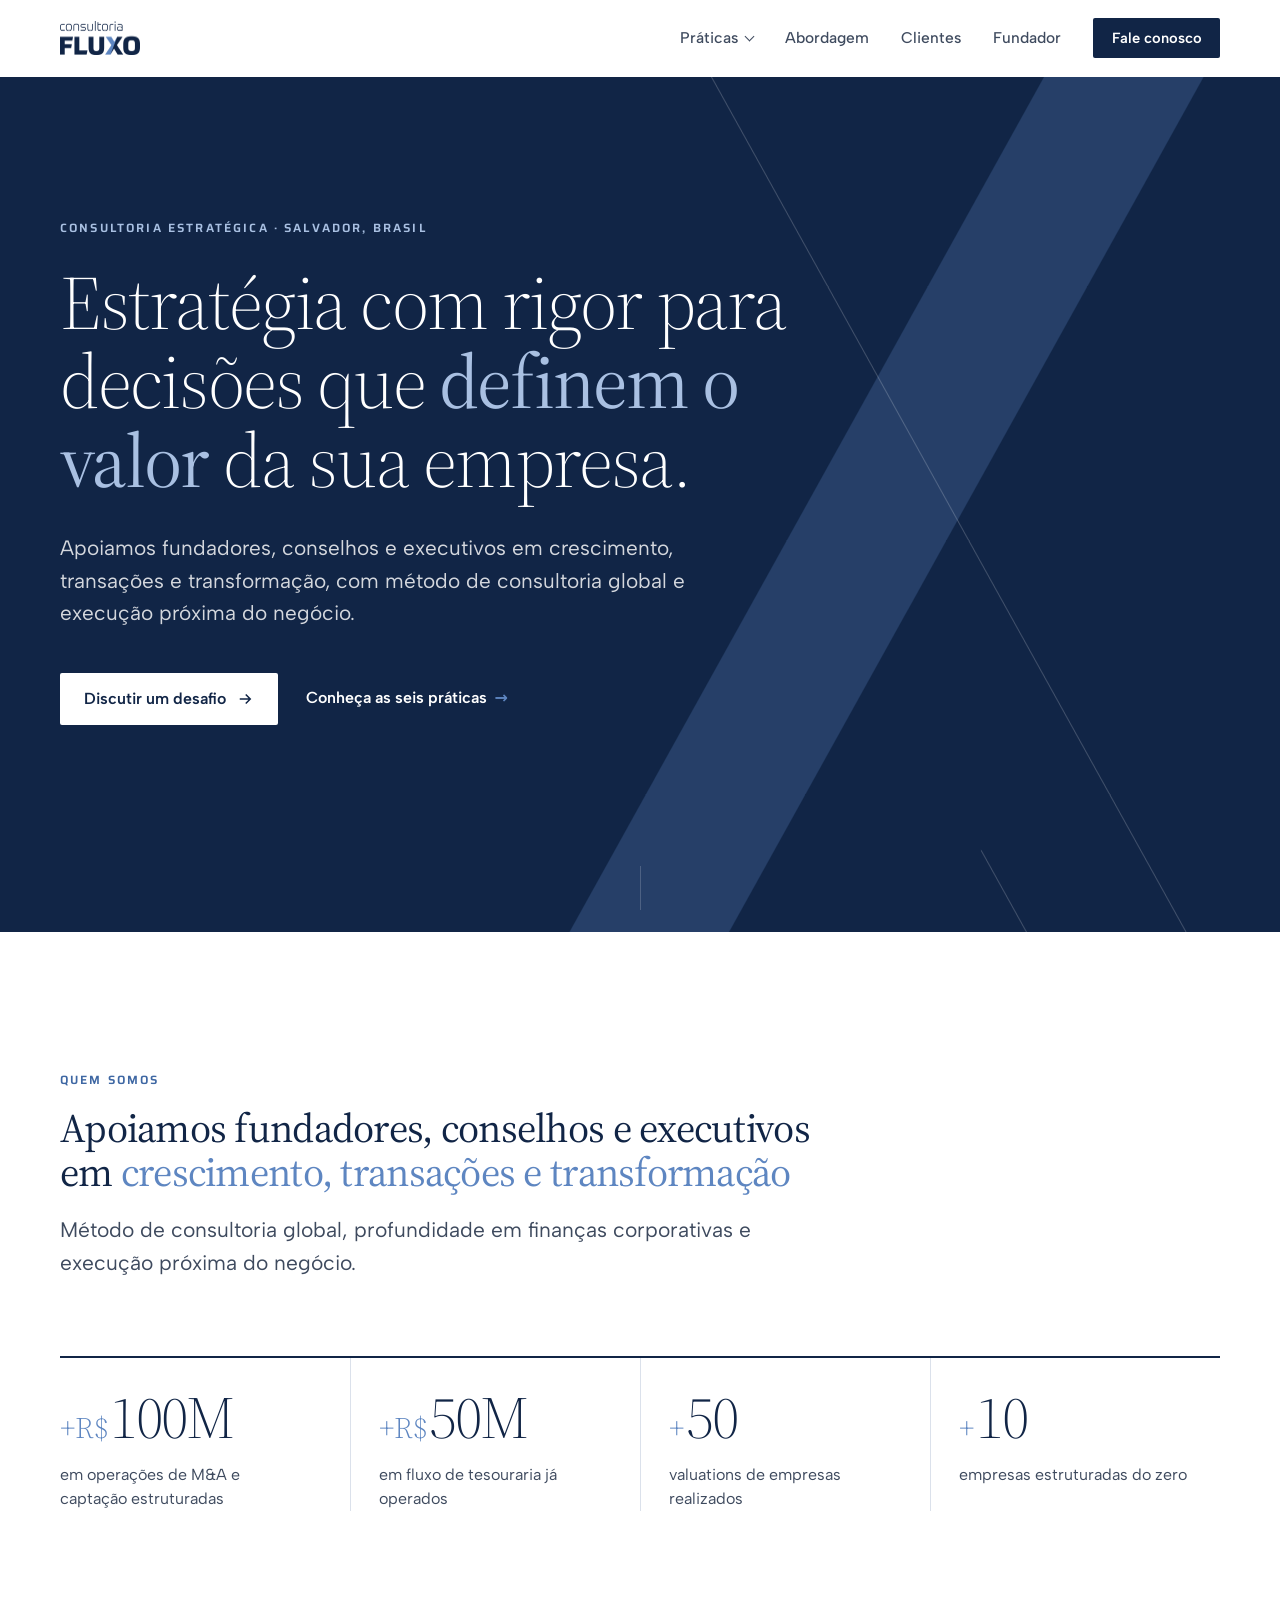
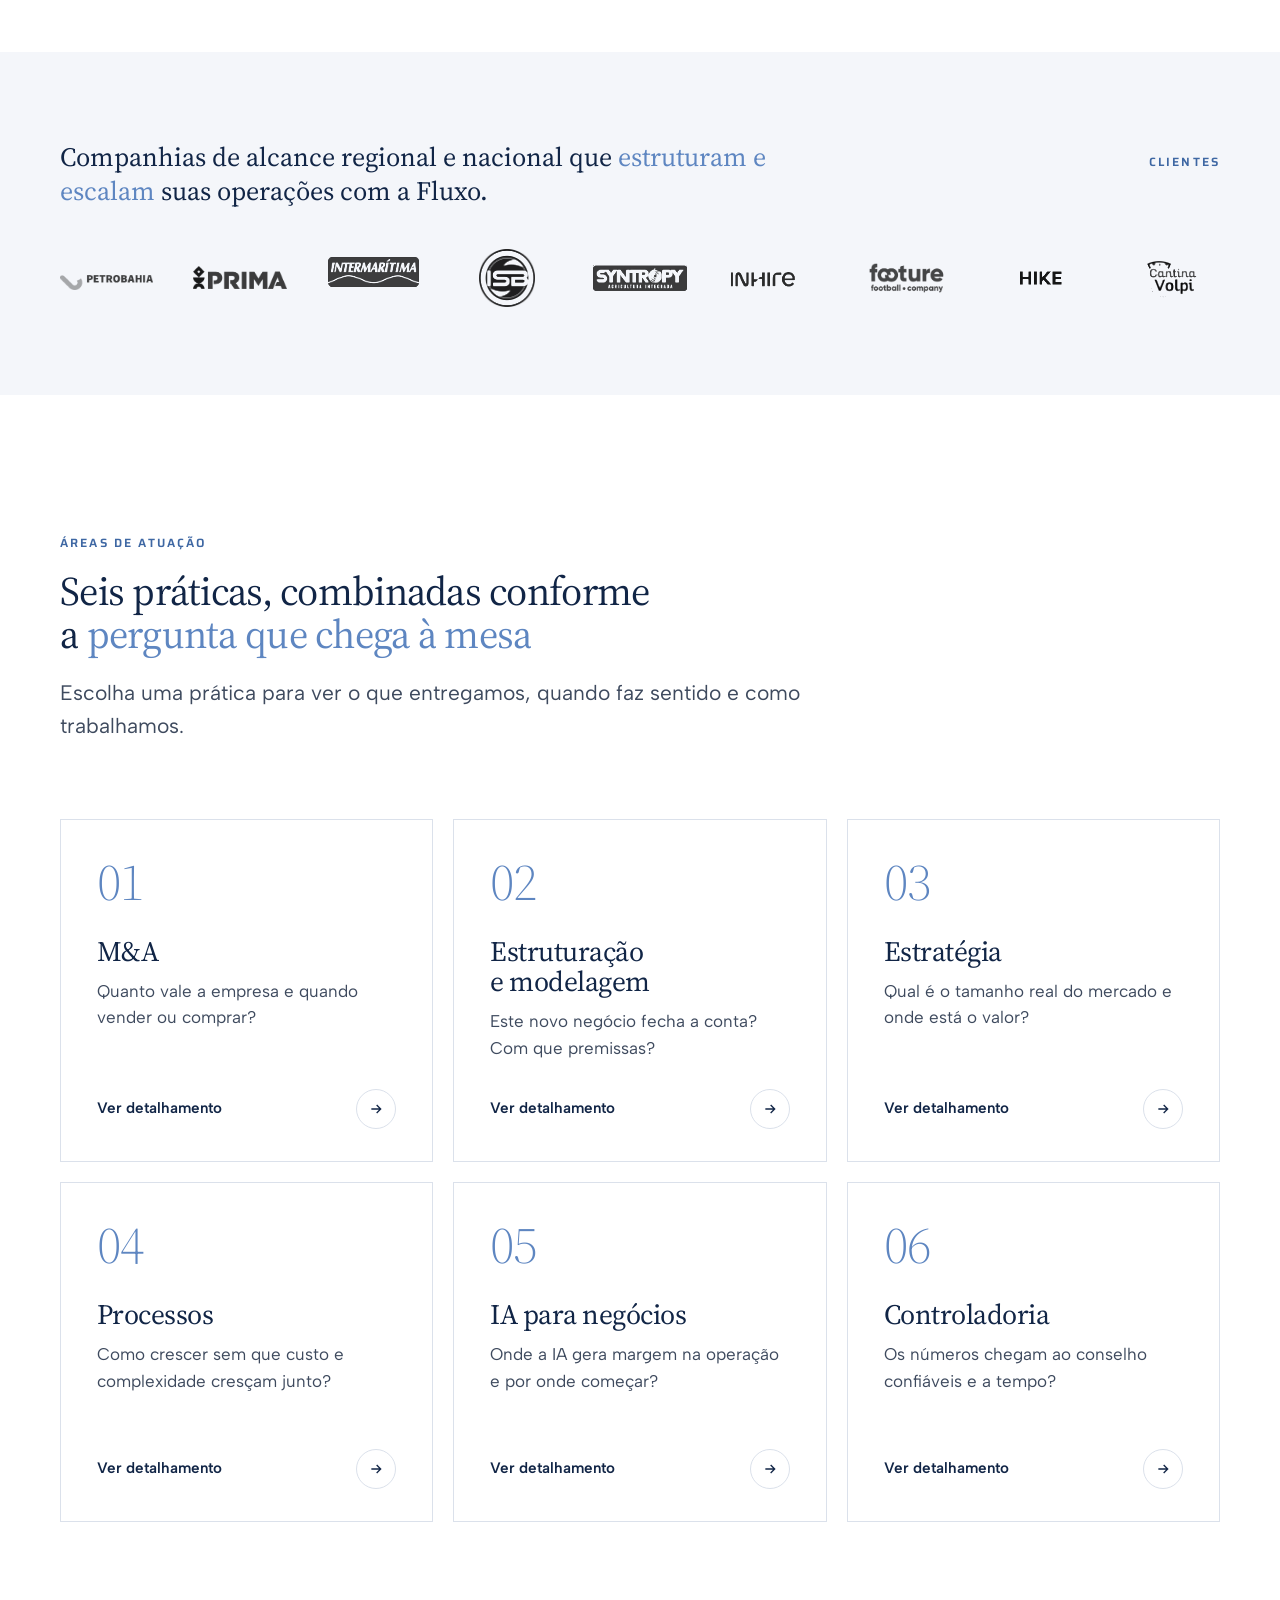
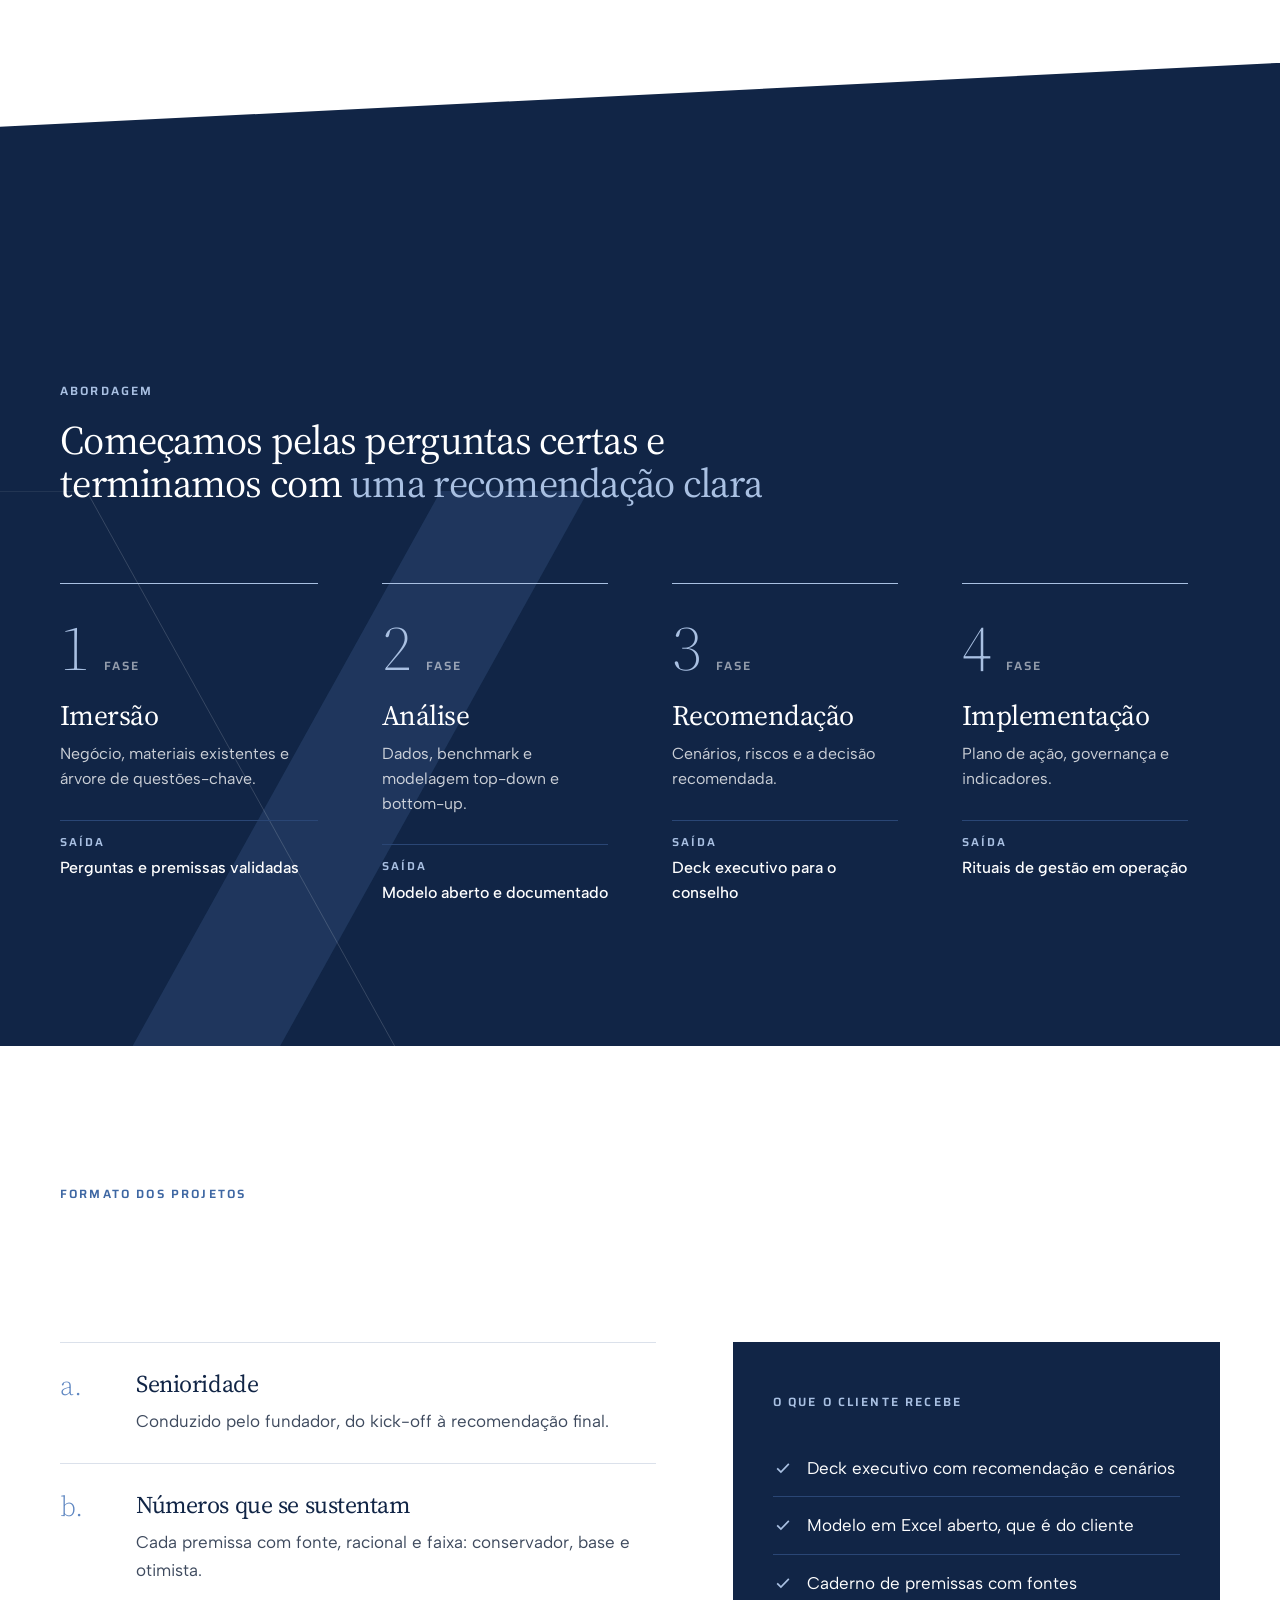
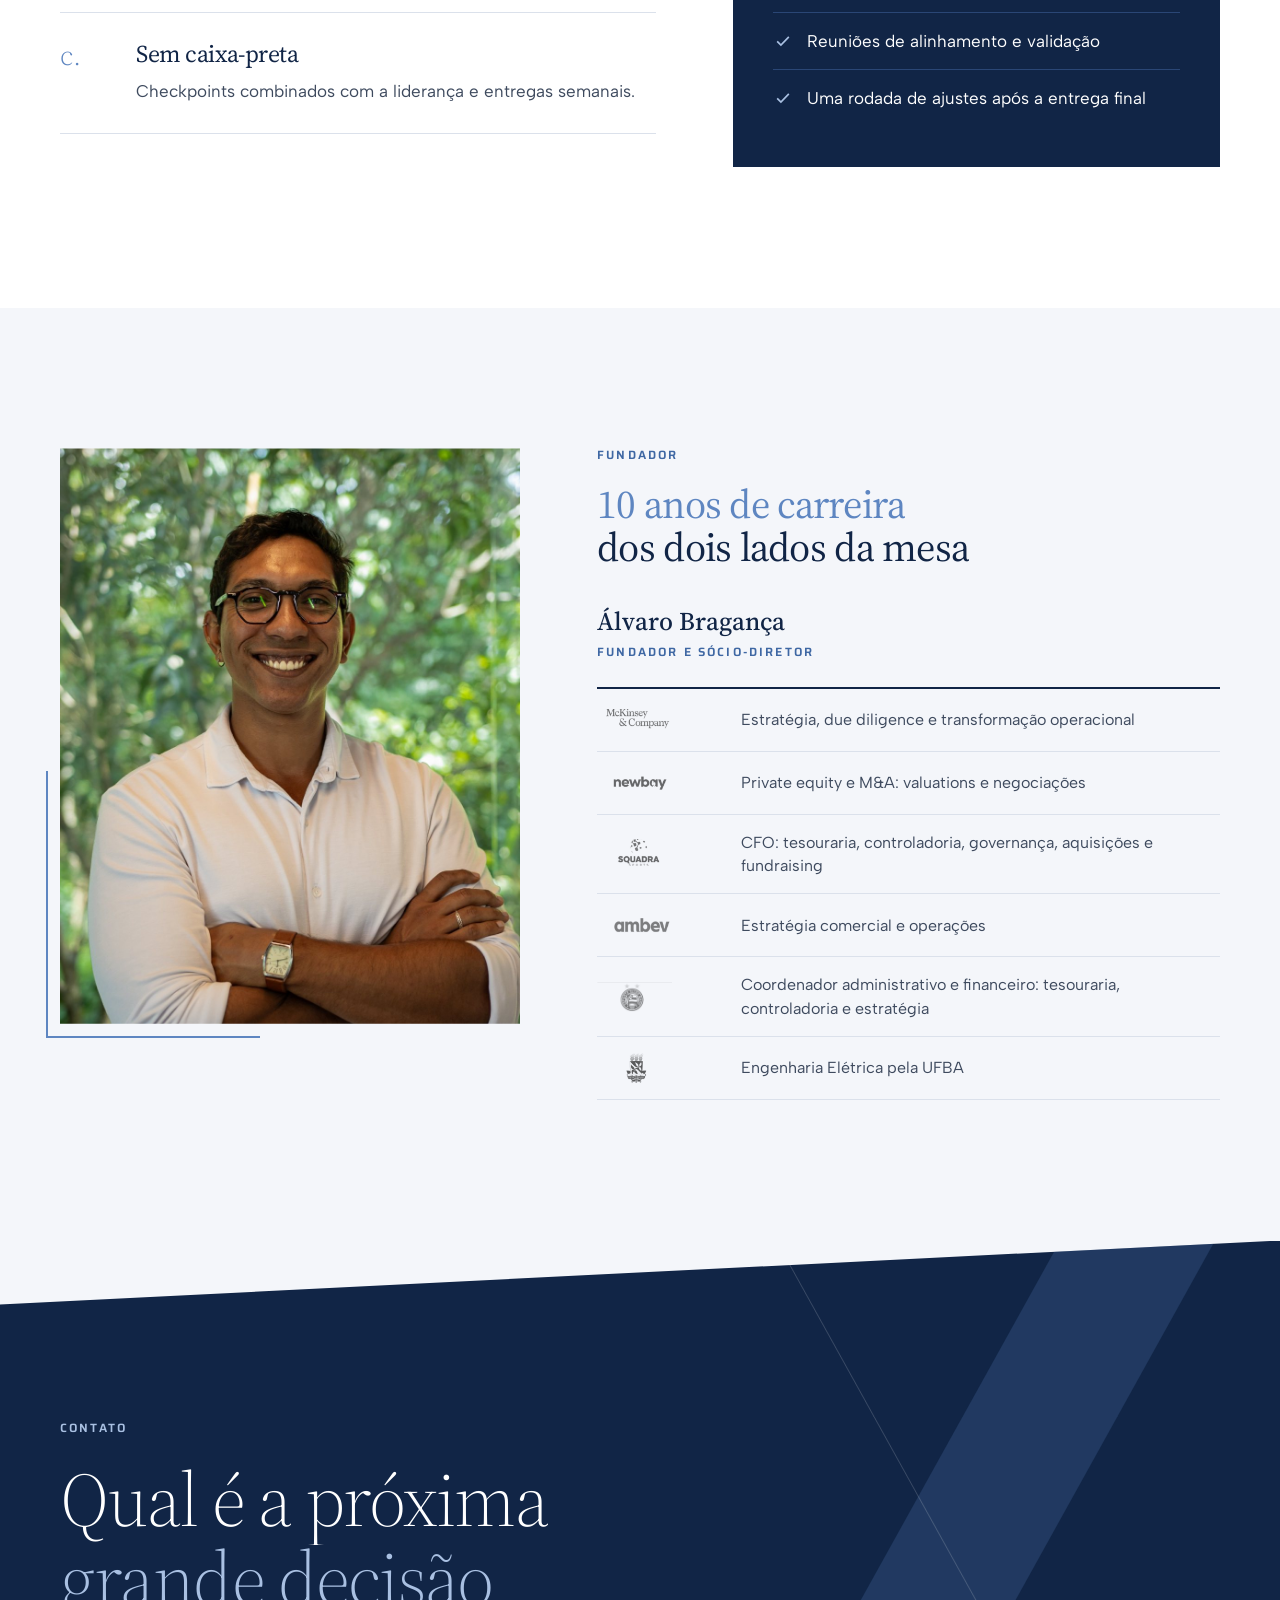
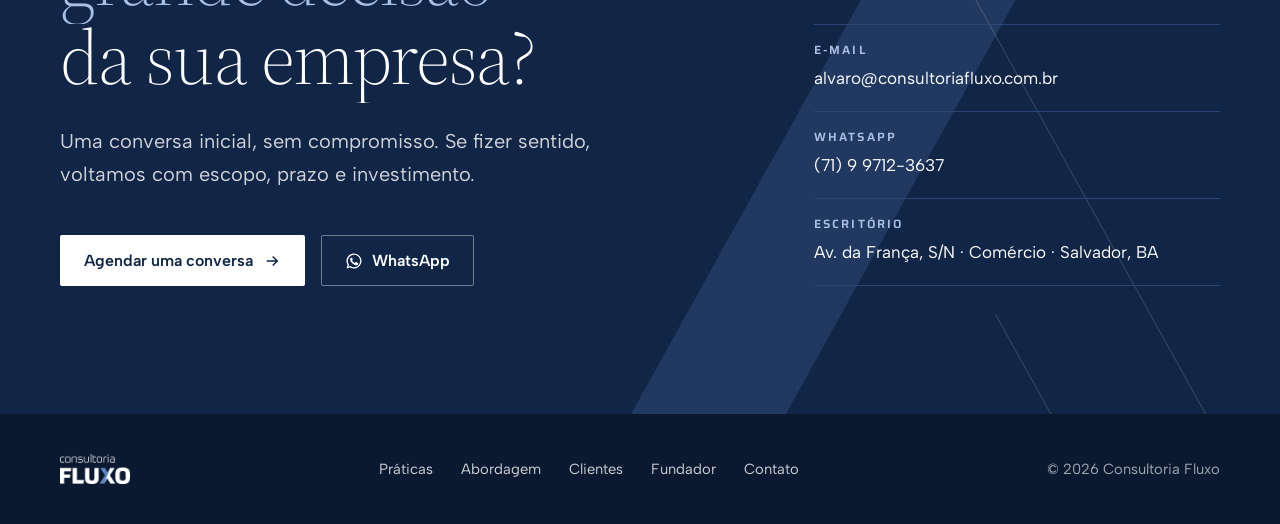
<file: index.html>
<!doctype html>
<html lang="pt-BR">
<head>
<meta charset="utf-8">
<meta name="viewport" content="width=device-width, initial-scale=1, viewport-fit=cover">
<title>Consultoria Fluxo | Consultoria estratégica, M&amp;A e IA para negócios</title>
<meta name="description" content="Consultoria estratégica para fundadores, conselhos e executivos: M&amp;A, estruturação e modelagem de negócios, estratégia, processos, IA para negócios e controladoria.">
<link rel="canonical" href="https://www.consultoriafluxo.com.br/">
<meta property="og:type" content="website">
<meta property="og:title" content="Consultoria Fluxo | Consultoria estratégica, M&amp;A e IA para negócios">
<meta property="og:description" content="Consultoria estratégica para fundadores, conselhos e executivos: M&amp;A, estruturação e modelagem de negócios, estratégia, processos, IA para negócios e controladoria.">
<meta property="og:image" content="https://www.consultoriafluxo.com.br/assets/img/alvaro-perfil.jpg">
<meta property="og:locale" content="pt_BR">
<meta name="theme-color" content="#112546">
<link rel="icon" href="data:image/svg+xml,%3Csvg xmlns='http://www.w3.org/2000/svg' viewBox='0 0 32 32'%3E%3Crect width='32' height='32' rx='6' fill='%23112546'/%3E%3Cpath d='M8 7h6l10 18h-6z' fill='%23fff'/%3E%3Cpath d='M24 7h-5L9 25h5z' fill='%235E86C1'/%3E%3C/svg%3E">
<script>document.documentElement.classList.add('js');setTimeout(function(){if(!window.__fx)document.documentElement.classList.remove('js')},2500)</script>
<link rel="preconnect" href="https://fonts.googleapis.com">
<link rel="preconnect" href="https://fonts.gstatic.com" crossorigin>
<link rel="stylesheet" href="https://fonts.googleapis.com/css2?family=Source+Serif+4:opsz,wght@8..60,300;8..60,400;8..60,500;8..60,600&family=Albert+Sans:wght@400;500;600;700&family=Saira:wght@500;600;700&display=swap">
<link rel="stylesheet" href="assets/css/fluxo.css">
<script src="assets/js/fluxo.js" defer></script>
<script type="application/ld+json">{"@context":"https://schema.org","@type":"ProfessionalService","name":"Consultoria Fluxo","url":"https://www.consultoriafluxo.com.br","email":"alvaro@consultoriafluxo.com.br","telephone":"+55-71-99712-3637","founder":{"@type":"Person","name":"Álvaro Bragança"},"address":{"@type":"PostalAddress","streetAddress":"Av. da França, S/N, Comércio","addressLocality":"Salvador","addressRegion":"BA","postalCode":"40010-000","addressCountry":"BR"}}</script>
</head>
<body>
<a class="skip" href="#conteudo">Pular para o conteúdo</a>
<header class="top">
  <div class="wrap">
    <a class="brand" href="#inicio" aria-label="Consultoria Fluxo, início"><img src="assets/img/logo-azul.png" alt="Consultoria Fluxo" width="80" height="34"></a>
    <nav class="nav" aria-label="Principal">
      <div class="dd"><a href="#praticas">Práticas</a><div class="mega"><a href="praticas/ma.html"><i>01</i><b>M&amp;A</b><span>Quanto vale a empresa e quando vender ou comprar?</span></a><a href="praticas/estruturacao-e-modelagem.html"><i>02</i><b>Estruturação e modelagem</b><span>Este novo negócio fecha a conta? Com que premissas?</span></a><a href="praticas/estrategia.html"><i>03</i><b>Estratégia</b><span>Qual é o tamanho real do mercado e onde está o valor?</span></a><a href="praticas/processos.html"><i>04</i><b>Processos</b><span>Como crescer sem que custo e complexidade cresçam junto?</span></a><a href="praticas/ia-para-negocios.html"><i>05</i><b>IA para negócios</b><span>Onde a IA gera margem na operação e por onde começar?</span></a><a href="praticas/controladoria.html"><i>06</i><b>Controladoria</b><span>Os números chegam ao conselho confiáveis e a tempo?</span></a></div></div>
      <a href="#abordagem">Abordagem</a>
      <a href="#clientes">Clientes</a>
      <a href="#fundador">Fundador</a>
      <a class="btn btn-navy" href="#contato">Fale conosco</a>
      <button class="burger" aria-label="Abrir menu" aria-expanded="false" aria-controls="mnav"><span></span></button>
    </nav>
  </div>
  <span class="progress" aria-hidden="true"></span>
</header>
<nav class="mnav" id="mnav" aria-label="Menu">
  <a href="#praticas">Práticas</a><div class="sub"><a href="praticas/ma.html">01 · M&amp;A</a><a href="praticas/estruturacao-e-modelagem.html">02 · Estruturação e modelagem</a><a href="praticas/estrategia.html">03 · Estratégia</a><a href="praticas/processos.html">04 · Processos</a><a href="praticas/ia-para-negocios.html">05 · IA para negócios</a><a href="praticas/controladoria.html">06 · Controladoria</a></div>
  <a href="#abordagem">Abordagem</a><a href="#clientes">Clientes</a><a href="#fundador">Fundador</a><a href="#contato">Contato</a>
</nav>

<main id="inicio">
  <section class="hero on-navy" id="conteudo">
    <svg class="xmark" data-parallax=".15" viewBox="0 0 600 600" aria-hidden="true"><path class="b" d="M420 0h100L187 600H87z"/><path class="a" d="M80 0h100l333 600H413z"/></svg>
    <div class="wrap">
      <p class="label" data-reveal>Consultoria estratégica · Salvador, Brasil</p>
      <h1 data-split>Estratégia com rigor para decisões que <span class="accent">definem o valor</span> da sua empresa.</h1>
      <p class="lede" data-reveal style="--d:4">Apoiamos fundadores, conselhos e executivos em crescimento, transações e transformação, com método de consultoria global e execução próxima do negócio.</p>
      <div class="ctas" data-reveal style="--d:6">
        <a class="btn btn-white" href="#contato">Discutir um desafio <svg viewBox="0 0 24 24" fill="none" stroke="currentColor" stroke-width="2" aria-hidden="true"><path d="M5 12h14M13 6l6 6-6 6"/></svg></a>
        <a class="more" href="#praticas">Conheça as seis práticas</a>
      </div>
      <p class="tags" aria-label="Práticas" data-reveal style="--d:8"><a href="praticas/ma.html">M&amp;A</a><a href="praticas/estruturacao-e-modelagem.html">Modelagem</a><a href="praticas/estrategia.html">Estratégia</a><a href="praticas/processos.html">Processos</a><a href="praticas/ia-para-negocios.html">IA para negócios</a><a href="praticas/controladoria.html">Controladoria</a></p>
    </div>
    <span class="scroll-cue" aria-hidden="true"></span>
  </section>

  <section class="sec" id="quem-somos">
    <div class="wrap">
      <div class="sec-head">
        <p class="label" data-reveal>Quem somos</p>
        <h2 data-split>Apoiamos fundadores, conselhos e executivos em <span class="accent">crescimento, transações e transformação</span></h2>
        <p class="lede" data-reveal>Método de consultoria global, profundidade em finanças corporativas e execução próxima do negócio.</p>
      </div>
      <div class="stats" data-stagger>
        <div class="stat" data-reveal><b><small>+R$</small><span data-count="100">100</span>M</b><span class="d">em operações de M&amp;A e captação estruturadas</span></div><div class="stat" data-reveal><b><small>+R$</small><span data-count="50">50</span>M</b><span class="d">em fluxo de tesouraria já operados</span></div><div class="stat" data-reveal><b><small>+</small><span data-count="50">50</span></b><span class="d">valuations de empresas realizados</span></div><div class="stat" data-reveal><b><small>+</small><span data-count="10">10</span></b><span class="d">empresas estruturadas do zero</span></div>
      </div>
    </div>
  </section>

  <section class="clients mist" id="clientes" aria-labelledby="clientes-t">
    <div class="wrap">
      <div class="clients-head" data-reveal>
        <p id="clientes-t">Companhias de alcance regional e nacional que <span class="accent">estruturam e escalam</span> suas operações com a Fluxo.</p>
        <span class="label">Clientes</span>
      </div>
      <div class="logos" data-stagger>
        <img src="assets/img/clientes/petrobahia.png" alt="Petrobahia" loading="lazy" data-reveal>
        <img src="assets/img/clientes/prima.png" alt="Prima Empreendimentos" loading="lazy" data-reveal>
        <img class="tall" src="assets/img/clientes/intermaritima.png" alt="Intermarítima Portos e Logística" loading="lazy" data-reveal>
        <img class="tall" src="assets/img/clientes/isb.png" alt="ISB" loading="lazy" data-reveal>
        <img src="assets/img/clientes/syntropy.png" alt="Syntropy Agricultura Integrada" loading="lazy" data-reveal>
        <img class="clip" src="assets/img/clientes/inhire.png" alt="Inhire" loading="lazy" data-reveal>
        <img class="faint" src="assets/img/clientes/footure.png" alt="Footure Football Company" loading="lazy" data-reveal>
        <img class="clip" src="assets/img/clientes/hike.png" alt="Hike" loading="lazy" data-reveal>
        <img class="tall clip" src="assets/img/clientes/cantina-volpi.png" alt="Cantina Volpi" loading="lazy" data-reveal>
      </div>
    </div>
  </section>

  <section class="sec" id="praticas">
    <div class="wrap">
      <div class="sec-head">
        <p class="label" data-reveal>Áreas de atuação</p>
        <h2 data-split>Seis práticas, combinadas conforme a <span class="accent">pergunta que chega à mesa</span></h2>
        <p class="lede" data-reveal>Escolha uma prática para ver o que entregamos, quando faz sentido e como trabalhamos.</p>
      </div>
      <div class="pgrid" data-stagger>
        <a class="pcard" href="praticas/ma.html" data-reveal><svg class="xs" viewBox="0 0 600 600" aria-hidden="true"><path d="M420 0h100L187 600H87z" fill="#5E86C1" opacity=".35"/><path d="M80 0h100l333 600H413z" fill="none" stroke="rgba(255,255,255,.3)"/></svg><span class="num">01</span><h3>M&amp;A</h3><p>Quanto vale a empresa e quando vender ou comprar?</p><span class="go">Ver detalhamento <svg viewBox="0 0 24 24" fill="none" stroke="currentColor" stroke-width="2" aria-hidden="true"><path d="M5 12h14M13 6l6 6-6 6"/></svg></span></a>
        <a class="pcard" href="praticas/estruturacao-e-modelagem.html" data-reveal><svg class="xs" viewBox="0 0 600 600" aria-hidden="true"><path d="M420 0h100L187 600H87z" fill="#5E86C1" opacity=".35"/><path d="M80 0h100l333 600H413z" fill="none" stroke="rgba(255,255,255,.3)"/></svg><span class="num">02</span><h3>Estruturação e modelagem</h3><p>Este novo negócio fecha a conta? Com que premissas?</p><span class="go">Ver detalhamento <svg viewBox="0 0 24 24" fill="none" stroke="currentColor" stroke-width="2" aria-hidden="true"><path d="M5 12h14M13 6l6 6-6 6"/></svg></span></a>
        <a class="pcard" href="praticas/estrategia.html" data-reveal><svg class="xs" viewBox="0 0 600 600" aria-hidden="true"><path d="M420 0h100L187 600H87z" fill="#5E86C1" opacity=".35"/><path d="M80 0h100l333 600H413z" fill="none" stroke="rgba(255,255,255,.3)"/></svg><span class="num">03</span><h3>Estratégia</h3><p>Qual é o tamanho real do mercado e onde está o valor?</p><span class="go">Ver detalhamento <svg viewBox="0 0 24 24" fill="none" stroke="currentColor" stroke-width="2" aria-hidden="true"><path d="M5 12h14M13 6l6 6-6 6"/></svg></span></a>
        <a class="pcard" href="praticas/processos.html" data-reveal><svg class="xs" viewBox="0 0 600 600" aria-hidden="true"><path d="M420 0h100L187 600H87z" fill="#5E86C1" opacity=".35"/><path d="M80 0h100l333 600H413z" fill="none" stroke="rgba(255,255,255,.3)"/></svg><span class="num">04</span><h3>Processos</h3><p>Como crescer sem que custo e complexidade cresçam junto?</p><span class="go">Ver detalhamento <svg viewBox="0 0 24 24" fill="none" stroke="currentColor" stroke-width="2" aria-hidden="true"><path d="M5 12h14M13 6l6 6-6 6"/></svg></span></a>
        <a class="pcard" href="praticas/ia-para-negocios.html" data-reveal><svg class="xs" viewBox="0 0 600 600" aria-hidden="true"><path d="M420 0h100L187 600H87z" fill="#5E86C1" opacity=".35"/><path d="M80 0h100l333 600H413z" fill="none" stroke="rgba(255,255,255,.3)"/></svg><span class="num">05</span><h3>IA para negócios</h3><p>Onde a IA gera margem na operação e por onde começar?</p><span class="go">Ver detalhamento <svg viewBox="0 0 24 24" fill="none" stroke="currentColor" stroke-width="2" aria-hidden="true"><path d="M5 12h14M13 6l6 6-6 6"/></svg></span></a>
        <a class="pcard" href="praticas/controladoria.html" data-reveal><svg class="xs" viewBox="0 0 600 600" aria-hidden="true"><path d="M420 0h100L187 600H87z" fill="#5E86C1" opacity=".35"/><path d="M80 0h100l333 600H413z" fill="none" stroke="rgba(255,255,255,.3)"/></svg><span class="num">06</span><h3>Controladoria</h3><p>Os números chegam ao conselho confiáveis e a tempo?</p><span class="go">Ver detalhamento <svg viewBox="0 0 24 24" fill="none" stroke="currentColor" stroke-width="2" aria-hidden="true"><path d="M5 12h14M13 6l6 6-6 6"/></svg></span></a>
      </div>
    </div>
  </section>

  <section class="sec approach on-navy cut-top" id="abordagem">
    <div class="bg" aria-hidden="true"><svg class="xmark" data-parallax=".1" viewBox="0 0 600 600" aria-hidden="true"><path class="b" d="M420 0h100L187 600H87z"/><path class="a" d="M80 0h100l333 600H413z"/></svg></div>
    <div class="wrap">
      <div class="sec-head">
        <p class="label" data-reveal>Abordagem</p>
        <h2 data-split>Começamos pelas perguntas certas e terminamos com <span class="accent">uma recomendação clara</span></h2>
      </div>
      <ol class="phases" data-stagger>
        <li class="phase" data-reveal><span class="rule"></span><div class="n"><b>1</b><span>Fase</span></div><h3>Imersão</h3><p>Negócio, materiais existentes e árvore de questões-chave.</p><p class="out"><b>Saída</b>Perguntas e premissas validadas</p></li>
        <li class="phase" data-reveal><span class="rule"></span><div class="n"><b>2</b><span>Fase</span></div><h3>Análise</h3><p>Dados, benchmark e modelagem top-down e bottom-up.</p><p class="out"><b>Saída</b>Modelo aberto e documentado</p></li>
        <li class="phase" data-reveal><span class="rule"></span><div class="n"><b>3</b><span>Fase</span></div><h3>Recomendação</h3><p>Cenários, riscos e a decisão recomendada.</p><p class="out"><b>Saída</b>Deck executivo para o conselho</p></li>
        <li class="phase" data-reveal><span class="rule"></span><div class="n"><b>4</b><span>Fase</span></div><h3>Implementação</h3><p>Plano de ação, governança e indicadores.</p><p class="out"><b>Saída</b>Rituais de gestão em operação</p></li>
      </ol>
    </div>
  </section>

  <section class="sec" id="formato">
    <div class="wrap">
      <div class="sec-head">
        <p class="label" data-reveal>Formato dos projetos</p>
        <h2 data-split>Escopo, prazo e investimento <span class="accent">definidos antes do início</span></h2>
      </div>
      <div class="format-grid">
        <div class="principles" data-stagger>
          <div class="principle" data-reveal><i>a.</i><h3>Senioridade</h3><p>Conduzido pelo fundador, do kick-off à recomendação final.</p></div>
          <div class="principle" data-reveal><i>b.</i><h3>Números que se sustentam</h3><p>Cada premissa com fonte, racional e faixa: conservador, base e otimista.</p></div>
          <div class="principle" data-reveal><i>c.</i><h3>Sem caixa-preta</h3><p>Checkpoints combinados com a liderança e entregas semanais.</p></div>
        </div>
        <div class="deliver" data-reveal style="--d:2">
          <span class="label">O que o cliente recebe</span>
          <ul>
            <li><svg viewBox="0 0 24 24" fill="none" stroke="currentColor" stroke-width="2" aria-hidden="true"><path d="M5 12.5l4.5 4.5L19 7"/></svg><span>Deck executivo com recomendação e cenários</span></li><li><svg viewBox="0 0 24 24" fill="none" stroke="currentColor" stroke-width="2" aria-hidden="true"><path d="M5 12.5l4.5 4.5L19 7"/></svg><span>Modelo em Excel aberto, que é do cliente</span></li><li><svg viewBox="0 0 24 24" fill="none" stroke="currentColor" stroke-width="2" aria-hidden="true"><path d="M5 12.5l4.5 4.5L19 7"/></svg><span>Caderno de premissas com fontes</span></li><li><svg viewBox="0 0 24 24" fill="none" stroke="currentColor" stroke-width="2" aria-hidden="true"><path d="M5 12.5l4.5 4.5L19 7"/></svg><span>Reuniões de alinhamento e validação</span></li><li><svg viewBox="0 0 24 24" fill="none" stroke="currentColor" stroke-width="2" aria-hidden="true"><path d="M5 12.5l4.5 4.5L19 7"/></svg><span>Uma rodada de ajustes após a entrega final</span></li>
          </ul>
        </div>
      </div>
    </div>
  </section>

  <section class="sec mist" id="fundador">
    <div class="wrap founder">
      <figure><div class="ph" data-wipe><img src="assets/img/alvaro-perfil.jpg" alt="Álvaro Bragança, fundador da Consultoria Fluxo" width="1000" height="1500"></div></figure>
      <div>
        <p class="label" data-reveal>Fundador</p>
        <h2 data-split><span class="accent">10 anos de carreira</span> dos dois lados da mesa</h2>
        <p class="name" data-reveal>Álvaro Bragança</p>
        <p class="label role" data-reveal>Fundador e sócio-diretor</p>
        <ul class="career" data-stagger>
          <li data-reveal><img src="assets/img/carreira/mckinsey.png" alt="McKinsey &amp; Company"><span>Estratégia, due diligence e transformação operacional</span></li>
          <li data-reveal><img src="assets/img/carreira/newbay.png" alt="Newbay"><span>Private equity e M&amp;A: valuations e negociações</span></li>
          <li data-reveal><img src="assets/img/carreira/squadra.png" alt="Squadra Sports"><span>CFO: tesouraria, controladoria, governança, aquisições e fundraising</span></li>
          <li data-reveal><img src="assets/img/carreira/ambev.png" alt="Ambev"><span>Estratégia comercial e operações</span></li>
          <li data-reveal><img src="assets/img/carreira/bahia.png" alt="Esporte Clube Bahia"><span>Coordenador administrativo e financeiro: tesouraria, controladoria e estratégia</span></li>
          <li data-reveal><img src="assets/img/carreira/ufba.png" alt="UFBA"><span>Engenharia Elétrica pela UFBA</span></li>
        </ul>
      </div>
    </div>
  </section>

  <section class="contact on-navy cut-top after-mist" id="contato">
    <div class="bg" aria-hidden="true"><svg class="xmark" data-parallax=".08" viewBox="0 0 600 600" aria-hidden="true"><path class="b" d="M420 0h100L187 600H87z"/><path class="a" d="M80 0h100l333 600H413z"/></svg></div>
    <div class="wrap">
      <div>
        <p class="label" data-reveal>Contato</p>
        <h2 data-split>Qual é a próxima <span class="accent">grande decisão</span> da sua empresa?</h2>
        <p class="lede" data-reveal>Uma conversa inicial, sem compromisso. Se fizer sentido, voltamos com escopo, prazo e investimento.</p>
        <div class="ctas" data-reveal>
          <a class="btn btn-white" href="mailto:alvaro@consultoriafluxo.com.br?subject=Conversa%20com%20a%20Consultoria%20Fluxo">Agendar uma conversa <svg viewBox="0 0 24 24" fill="none" stroke="currentColor" stroke-width="2" aria-hidden="true"><path d="M5 12h14M13 6l6 6-6 6"/></svg></a>
          <a class="btn btn-ghost" href="https://wa.me/5571997123637?text=Ol%C3%A1%2C%20%C3%81lvaro.%20Vim%20pelo%20site%20da%20Consultoria%20Fluxo%20e%20gostaria%20de%20conversar." target="_blank" rel="noopener"><svg viewBox="0 0 24 24" fill="currentColor" aria-hidden="true"><path d="M12 2a10 10 0 0 0-8.6 15.1L2 22l5-1.3A10 10 0 1 0 12 2Zm0 18.2a8.2 8.2 0 0 1-4.2-1.2l-.3-.2-3 .8.8-2.9-.2-.3A8.2 8.2 0 1 1 12 20.2Zm4.5-6.1c-.2-.1-1.5-.7-1.7-.8-.2-.1-.4-.1-.6.1l-.8 1c-.1.2-.3.2-.5.1a6.7 6.7 0 0 1-3.3-2.9c-.2-.4.2-.4.7-1.3.1-.2 0-.3 0-.4l-.8-1.8c-.2-.5-.4-.4-.6-.4h-.5a1 1 0 0 0-.7.3 3 3 0 0 0-.9 2.2 5.2 5.2 0 0 0 1.1 2.7 11.8 11.8 0 0 0 4.5 4c1.7.7 2.3.8 3.2.6a2.7 2.7 0 0 0 1.8-1.3 2.2 2.2 0 0 0 .2-1.3c-.1-.1-.3-.2-.5-.3Z"/></svg> WhatsApp</a>
        </div>
      </div>
      <ul class="info" data-stagger>
        <li data-reveal><span class="label">E-mail</span><a href="mailto:alvaro@consultoriafluxo.com.br">alvaro@consultoriafluxo.com.br</a></li>
        <li data-reveal><span class="label">WhatsApp</span><a href="https://wa.me/5571997123637" target="_blank" rel="noopener">(71) 9 9712-3637</a></li>
        <li data-reveal><span class="label">Escritório</span><a href="https://www.google.com/maps/search/?api=1&amp;query=Av.+da+Fran%C3%A7a+Com%C3%A9rcio+Salvador+BA+40010-000" target="_blank" rel="noopener">Av. da França, S/N · Comércio · Salvador, BA</a></li>
      </ul>
    </div>
  </section>
</main>
<footer>
  <div class="wrap">
    <img src="assets/img/logo-branca.png" alt="Consultoria Fluxo" width="70" height="30">
    <nav aria-label="Rodapé"><a href="#praticas">Práticas</a><a href="#abordagem">Abordagem</a><a href="#clientes">Clientes</a><a href="#fundador">Fundador</a><a href="#contato">Contato</a></nav>
    <span>© 2026 Consultoria Fluxo</span>
  </div>
</footer>
<a class="wa-float" href="https://wa.me/5571997123637?text=Ol%C3%A1%2C%20%C3%81lvaro.%20Vim%20pelo%20site%20da%20Consultoria%20Fluxo%20e%20gostaria%20de%20conversar." target="_blank" rel="noopener" aria-label="Conversar no WhatsApp"><svg viewBox="0 0 24 24" fill="currentColor" aria-hidden="true"><path d="M12 2a10 10 0 0 0-8.6 15.1L2 22l5-1.3A10 10 0 1 0 12 2Zm0 18.2a8.2 8.2 0 0 1-4.2-1.2l-.3-.2-3 .8.8-2.9-.2-.3A8.2 8.2 0 1 1 12 20.2Zm4.5-6.1c-.2-.1-1.5-.7-1.7-.8-.2-.1-.4-.1-.6.1l-.8 1c-.1.2-.3.2-.5.1a6.7 6.7 0 0 1-3.3-2.9c-.2-.4.2-.4.7-1.3.1-.2 0-.3 0-.4l-.8-1.8c-.2-.5-.4-.4-.6-.4h-.5a1 1 0 0 0-.7.3 3 3 0 0 0-.9 2.2 5.2 5.2 0 0 0 1.1 2.7 11.8 11.8 0 0 0 4.5 4c1.7.7 2.3.8 3.2.6a2.7 2.7 0 0 0 1.8-1.3 2.2 2.2 0 0 0 .2-1.3c-.1-.1-.3-.2-.5-.3Z"/></svg></a>
</body>
</html>
</file>
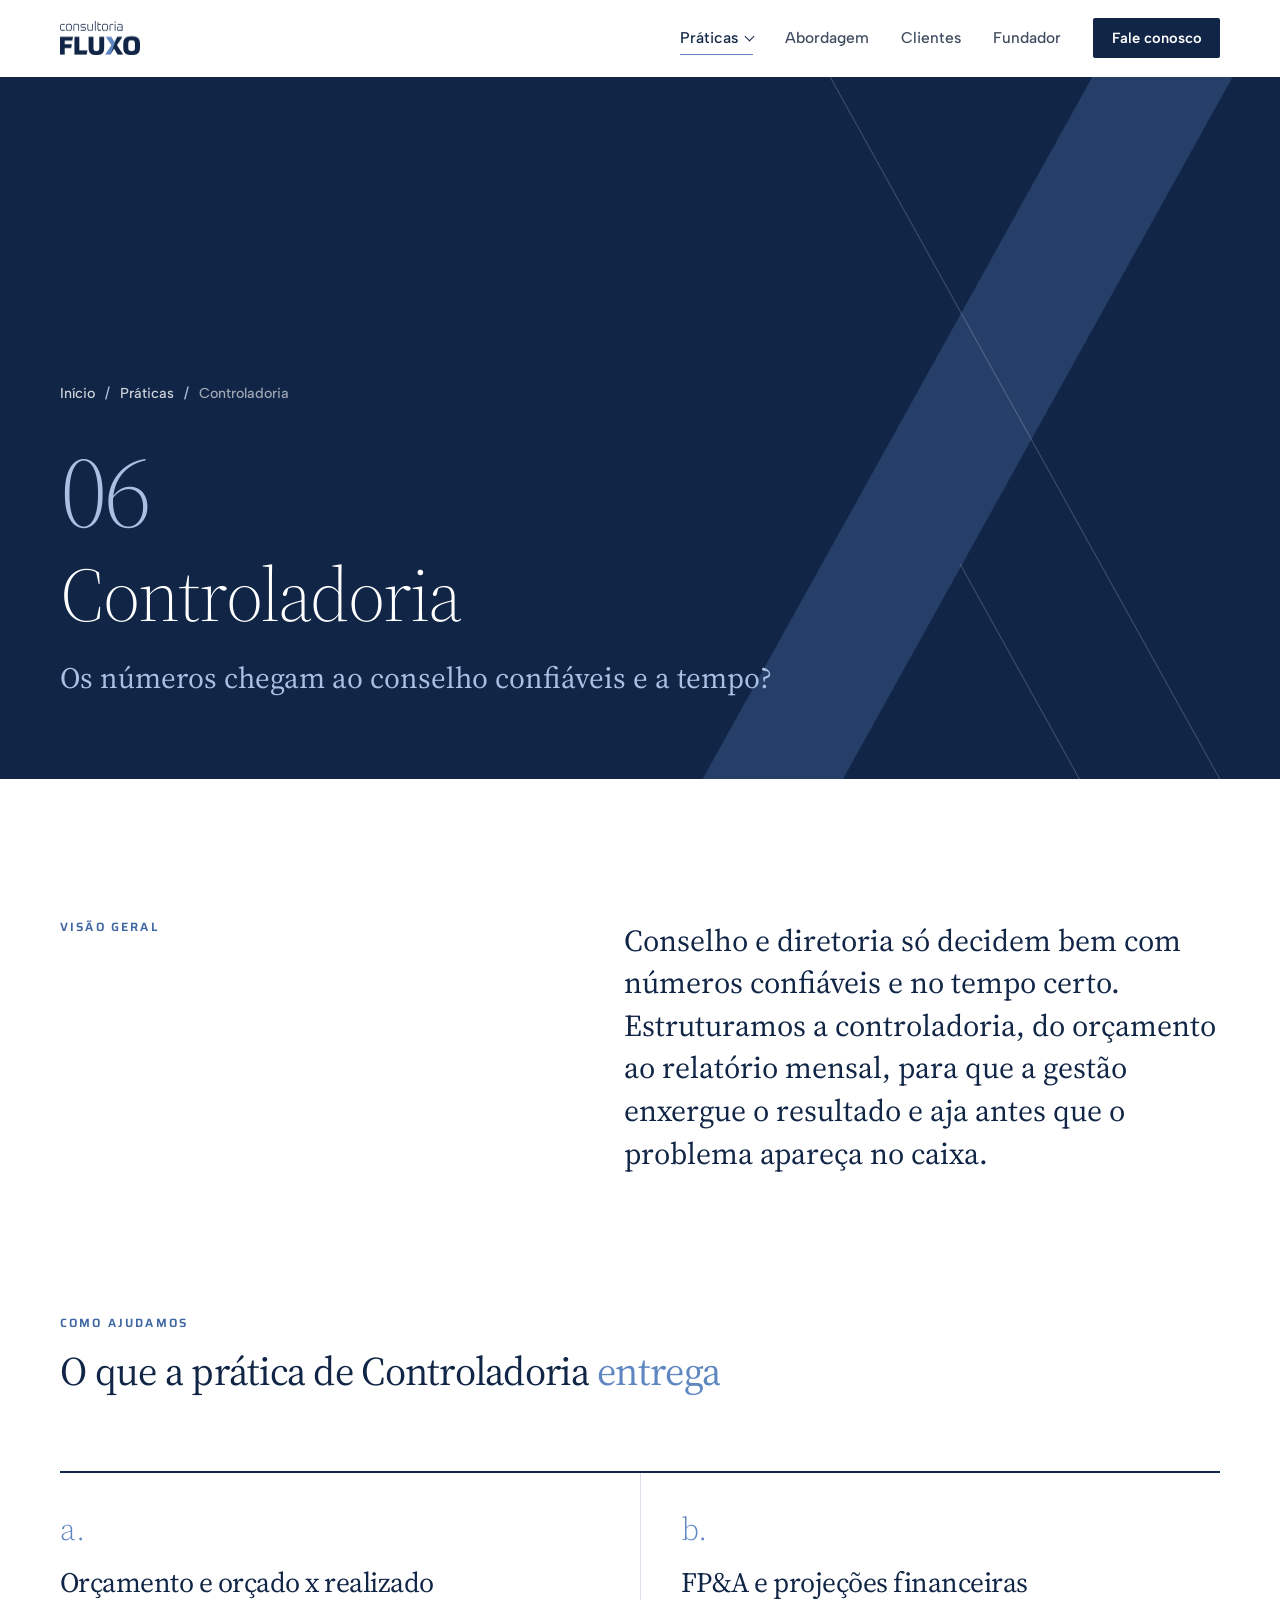
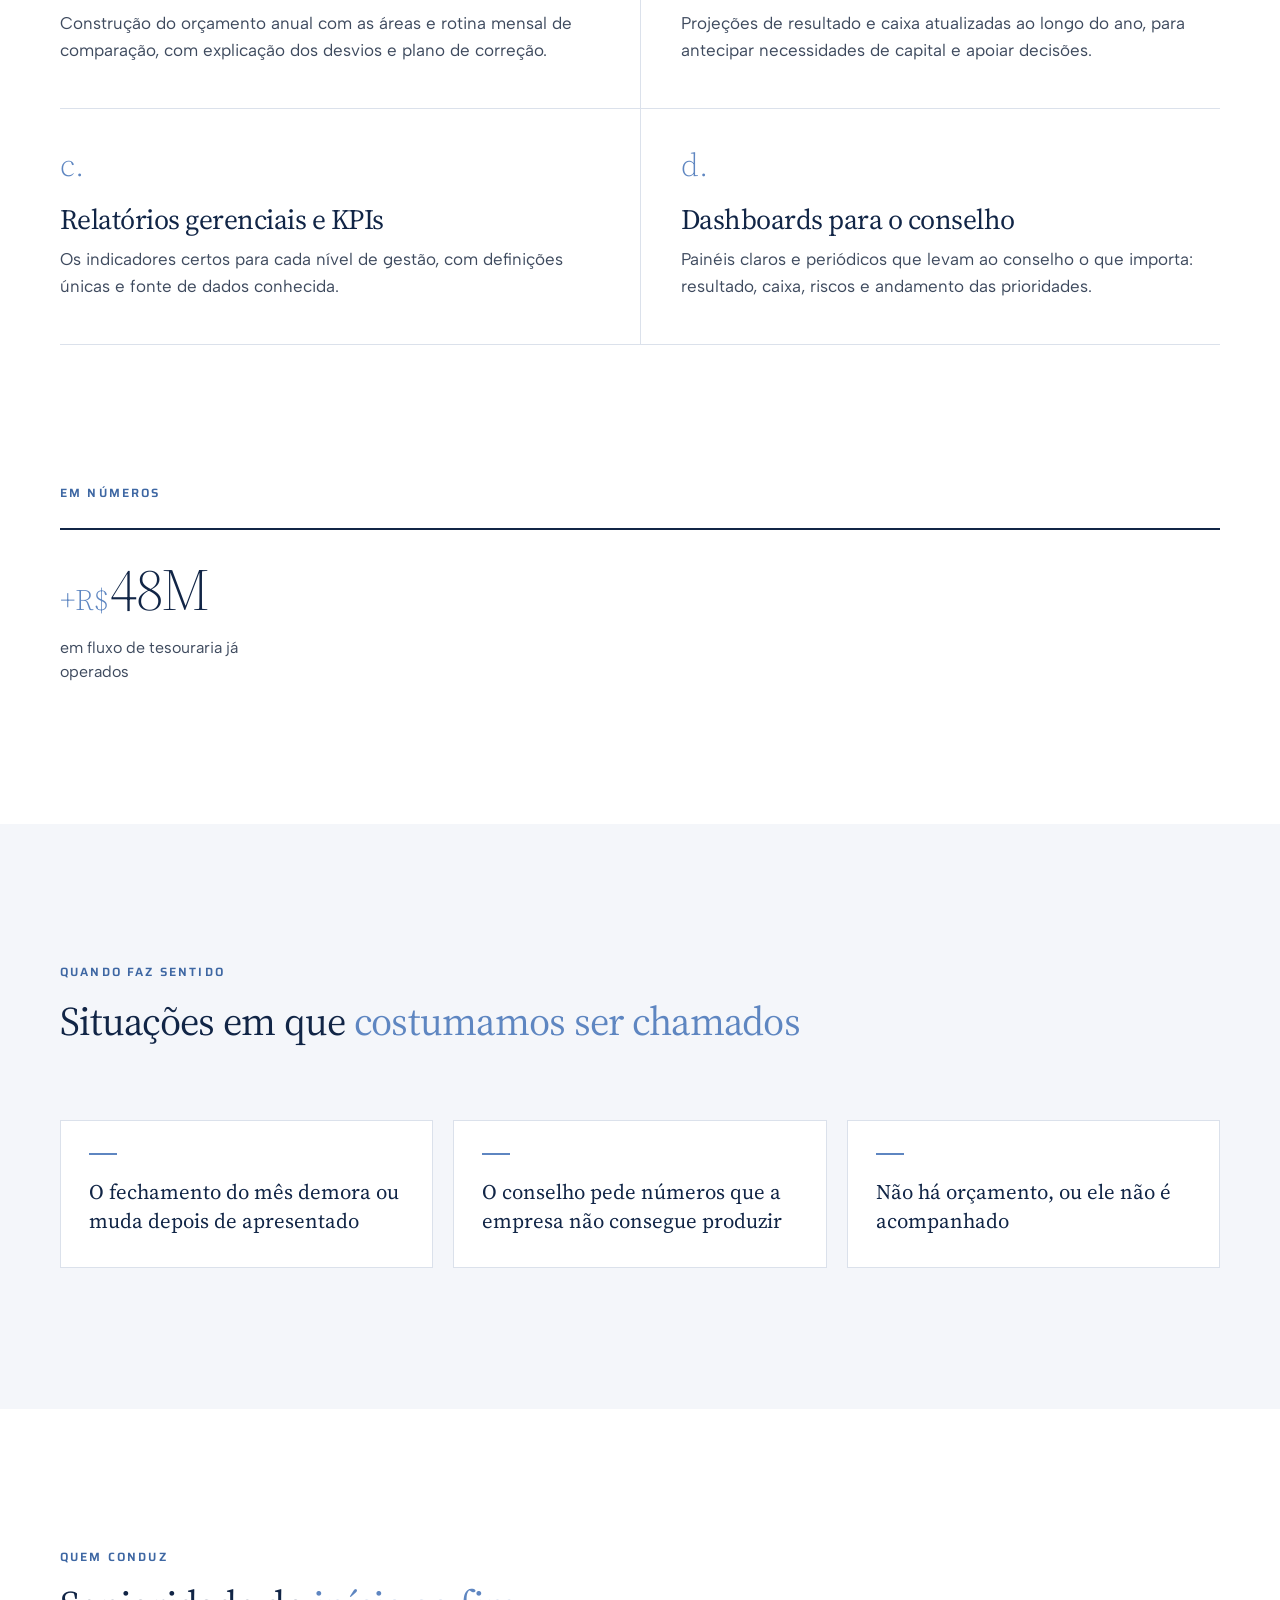
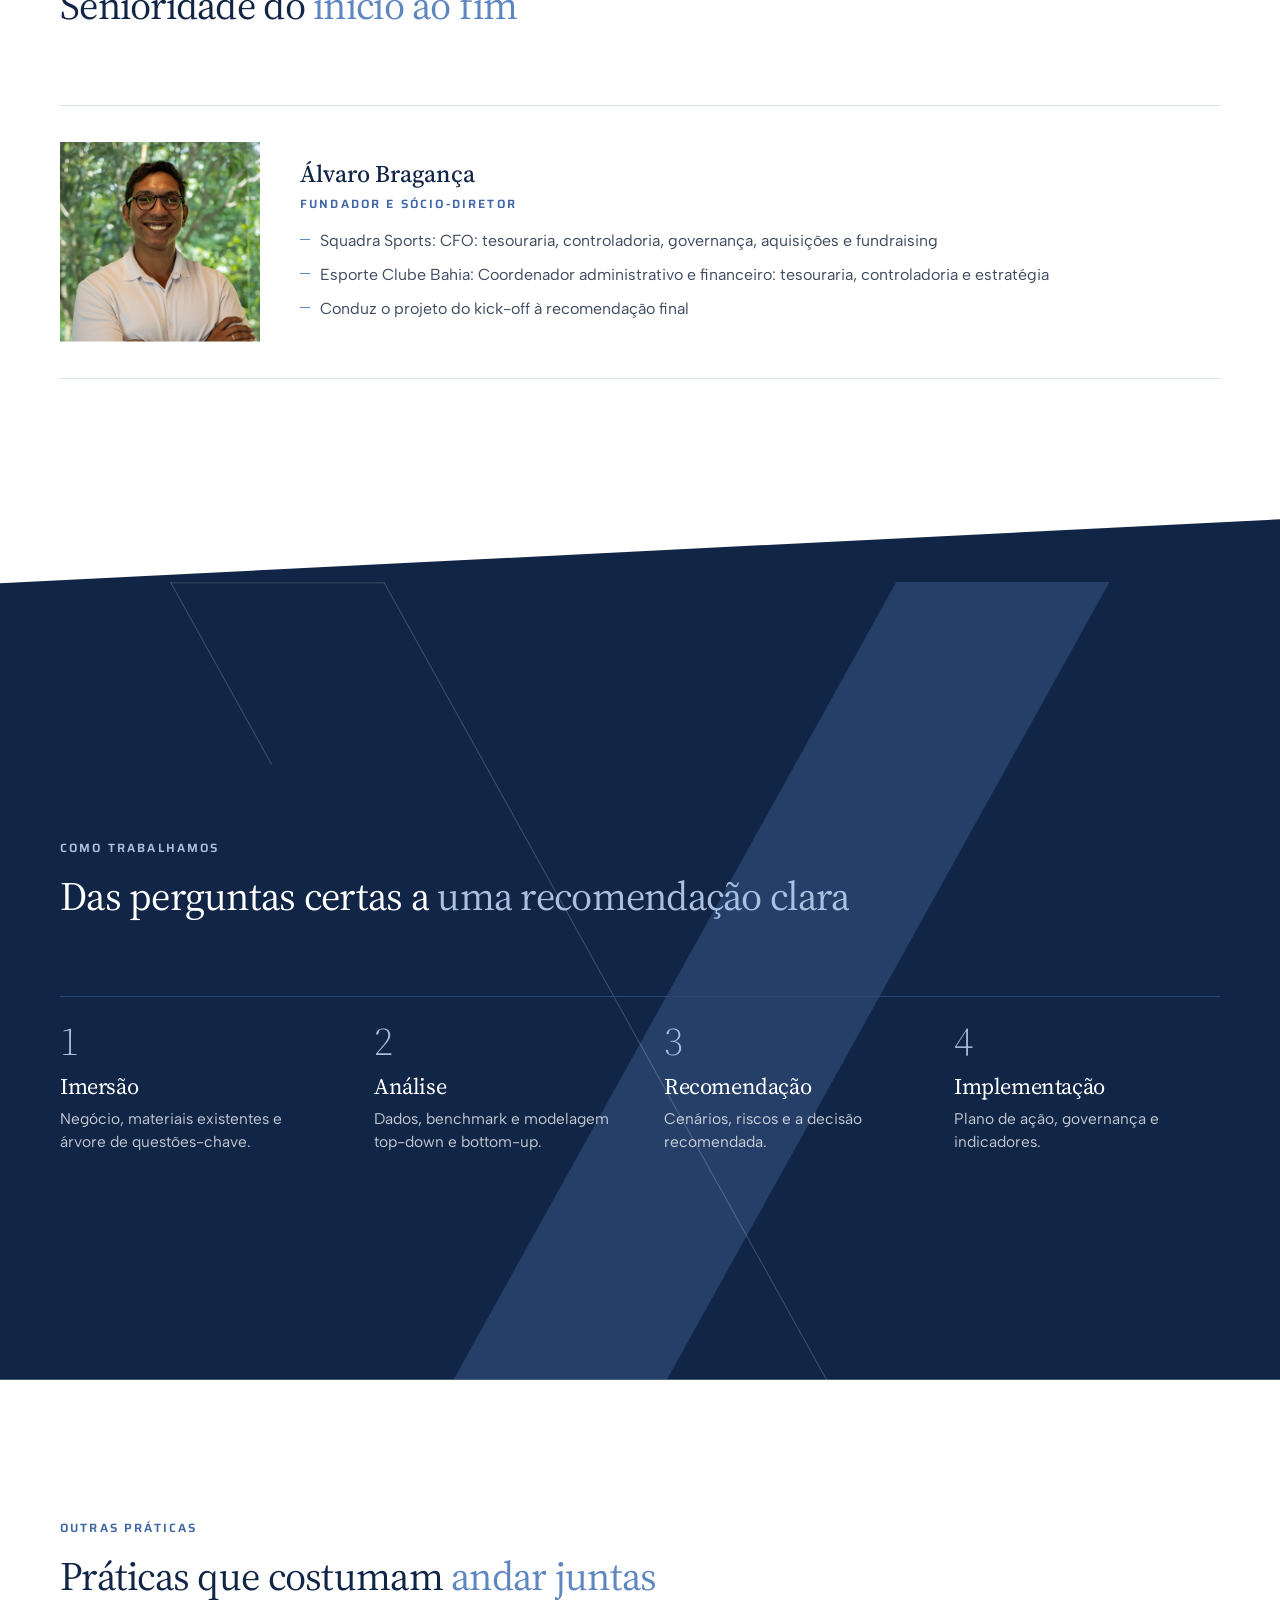
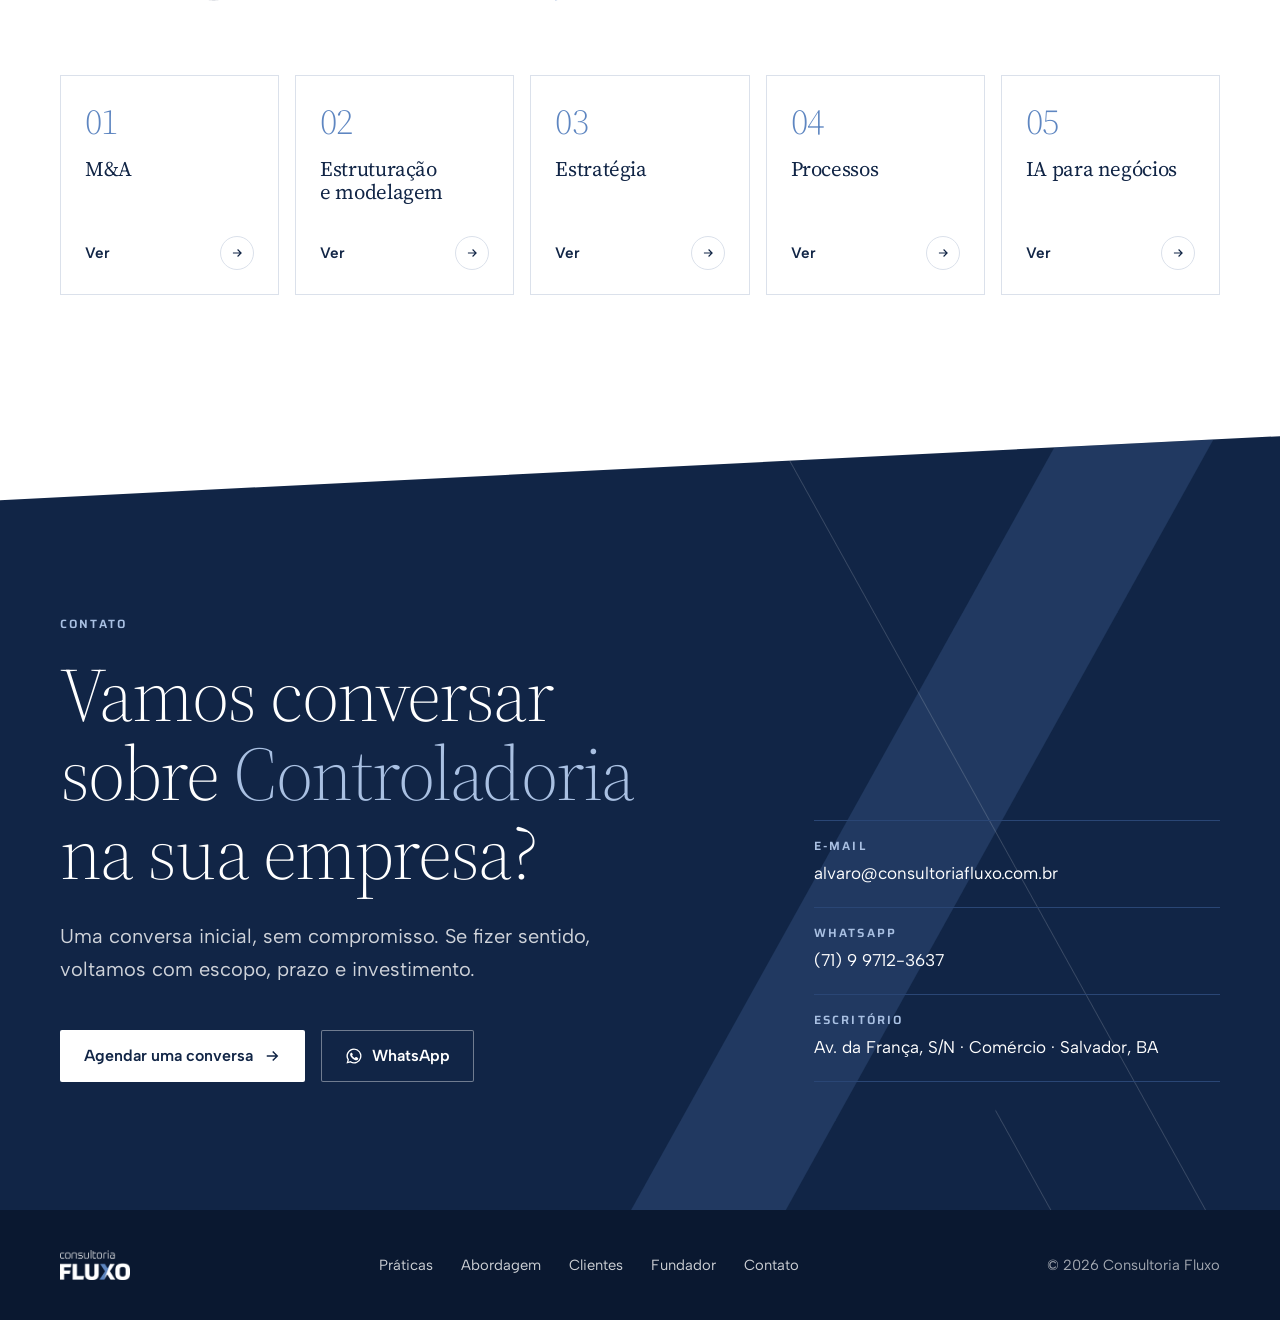
<file: praticas/controladoria.html>
<!doctype html>
<html lang="pt-BR">
<head>
<meta charset="utf-8">
<meta name="viewport" content="width=device-width, initial-scale=1, viewport-fit=cover">
<title>Controladoria | Consultoria Fluxo</title>
<meta name="description" content="Orçamento, orçado x realizado, FP&amp;A, projeções financeiras, relatórios gerenciais, KPIs e dashboards para o conselho.">
<link rel="canonical" href="https://www.consultoriafluxo.com.br/praticas/controladoria.html">
<meta property="og:type" content="website">
<meta property="og:title" content="Controladoria | Consultoria Fluxo">
<meta property="og:description" content="Orçamento, orçado x realizado, FP&amp;A, projeções financeiras, relatórios gerenciais, KPIs e dashboards para o conselho.">
<meta property="og:image" content="https://www.consultoriafluxo.com.br/assets/img/alvaro-perfil.jpg">
<meta property="og:locale" content="pt_BR">
<meta name="theme-color" content="#112546">
<link rel="icon" href="data:image/svg+xml,%3Csvg xmlns='http://www.w3.org/2000/svg' viewBox='0 0 32 32'%3E%3Crect width='32' height='32' rx='6' fill='%23112546'/%3E%3Cpath d='M8 7h6l10 18h-6z' fill='%23fff'/%3E%3Cpath d='M24 7h-5L9 25h5z' fill='%235E86C1'/%3E%3C/svg%3E">
<script>document.documentElement.classList.add('js');setTimeout(function(){if(!window.__fx)document.documentElement.classList.remove('js')},2500)</script>
<link rel="preconnect" href="https://fonts.googleapis.com">
<link rel="preconnect" href="https://fonts.gstatic.com" crossorigin>
<link rel="stylesheet" href="https://fonts.googleapis.com/css2?family=Source+Serif+4:opsz,wght@8..60,300;8..60,400;8..60,500;8..60,600&family=Albert+Sans:wght@400;500;600;700&family=Saira:wght@500;600;700&display=swap">
<link rel="stylesheet" href="../assets/css/fluxo.css">
<script src="../assets/js/fluxo.js" defer></script>
<script type="application/ld+json">{"@context":"https://schema.org","@type":"Service","name":"Controladoria","serviceType":"Controladoria","provider":{"@type":"ProfessionalService","name":"Consultoria Fluxo","url":"https://www.consultoriafluxo.com.br"},"areaServed":"BR","url":"https://www.consultoriafluxo.com.br/praticas/controladoria.html"}</script>
</head>
<body>
<a class="skip" href="#conteudo">Pular para o conteúdo</a>
<header class="top">
  <div class="wrap">
    <a class="brand" href="../index.html#inicio" aria-label="Consultoria Fluxo, início"><img src="../assets/img/logo-azul.png" alt="Consultoria Fluxo" width="80" height="34"></a>
    <nav class="nav" aria-label="Principal">
      <div class="dd"><a href="../index.html#praticas" aria-current="true">Práticas</a><div class="mega"><a href="../praticas/ma.html"><i>01</i><b>M&amp;A</b><span>Quanto vale a empresa e quando vender ou comprar?</span></a><a href="../praticas/estruturacao-e-modelagem.html"><i>02</i><b>Estruturação e modelagem</b><span>Este novo negócio fecha a conta? Com que premissas?</span></a><a href="../praticas/estrategia.html"><i>03</i><b>Estratégia</b><span>Qual é o tamanho real do mercado e onde está o valor?</span></a><a href="../praticas/processos.html"><i>04</i><b>Processos</b><span>Como crescer sem que custo e complexidade cresçam junto?</span></a><a href="../praticas/ia-para-negocios.html"><i>05</i><b>IA para negócios</b><span>Onde a IA gera margem na operação e por onde começar?</span></a><a href="../praticas/controladoria.html" aria-current="page"><i>06</i><b>Controladoria</b><span>Os números chegam ao conselho confiáveis e a tempo?</span></a></div></div>
      <a href="../index.html#abordagem">Abordagem</a>
      <a href="../index.html#clientes">Clientes</a>
      <a href="../index.html#fundador">Fundador</a>
      <a class="btn btn-navy" href="../index.html#contato">Fale conosco</a>
      <button class="burger" aria-label="Abrir menu" aria-expanded="false" aria-controls="mnav"><span></span></button>
    </nav>
  </div>
  <span class="progress" aria-hidden="true"></span>
</header>
<nav class="mnav" id="mnav" aria-label="Menu">
  <a href="../index.html#praticas">Práticas</a><div class="sub"><a href="../praticas/ma.html">01 · M&amp;A</a><a href="../praticas/estruturacao-e-modelagem.html">02 · Estruturação e modelagem</a><a href="../praticas/estrategia.html">03 · Estratégia</a><a href="../praticas/processos.html">04 · Processos</a><a href="../praticas/ia-para-negocios.html">05 · IA para negócios</a><a href="../praticas/controladoria.html">06 · Controladoria</a></div>
  <a href="../index.html#abordagem">Abordagem</a><a href="../index.html#clientes">Clientes</a><a href="../index.html#fundador">Fundador</a><a href="../index.html#contato">Contato</a>
</nav>

<main id="inicio">
  <section class="phero on-navy" id="conteudo">
    <svg class="xmark" data-parallax=".15" viewBox="0 0 600 600" aria-hidden="true"><path class="b" d="M420 0h100L187 600H87z"/><path class="a" d="M80 0h100l333 600H413z"/></svg>
    <div class="wrap">
      <nav class="crumbs" aria-label="Você está em" data-reveal><a href="../index.html">Início</a><span aria-hidden="true">/</span><a href="../index.html#praticas">Práticas</a><span aria-hidden="true">/</span><span>Controladoria</span></nav>
      <span class="bignum" data-reveal style="--d:1">06</span>
      <h1 data-split>Controladoria</h1>
      <p class="q" data-reveal style="--d:3">Os números chegam ao conselho confiáveis e a tempo?</p>
    </div>
  </section>

  <section class="sec">
    <div class="wrap intro">
      <div><p class="label" data-reveal>Visão geral</p></div>
      <p class="big" data-reveal>Conselho e diretoria só decidem bem com números confiáveis e no tempo certo. Estruturamos a controladoria, do orçamento ao relatório mensal, para que a gestão enxergue o resultado e aja antes que o problema apareça no caixa.</p>
    </div>
  </section>

  <section class="sec" style="padding-top:0" id="como-ajudamos">
    <div class="wrap">
      <div class="sec-head">
        <p class="label" data-reveal>Como ajudamos</p>
        <h2 data-split>O que a prática de Controladoria <span class="accent">entrega</span></h2>
      </div>
      <div class="svc" data-stagger>
        <article data-reveal><i>a.</i><h3>Orçamento e orçado x realizado</h3><p>Construção do orçamento anual com as áreas e rotina mensal de comparação, com explicação dos desvios e plano de correção.</p></article>
        <article data-reveal><i>b.</i><h3>FP&amp;A e projeções financeiras</h3><p>Projeções de resultado e caixa atualizadas ao longo do ano, para antecipar necessidades de capital e apoiar decisões.</p></article>
        <article data-reveal><i>c.</i><h3>Relatórios gerenciais e KPIs</h3><p>Os indicadores certos para cada nível de gestão, com definições únicas e fonte de dados conhecida.</p></article>
        <article data-reveal><i>d.</i><h3>Dashboards para o conselho</h3><p>Painéis claros e periódicos que levam ao conselho o que importa: resultado, caixa, riscos e andamento das prioridades.</p></article>
      </div>
    </div>
  </section>

  <section class="sec" style="padding-top:0">
    <div class="wrap">
      <p class="label" data-reveal style="margin-bottom:28px">Em números</p>
      <div class="stats n1" data-stagger><div class="stat" data-reveal><b><small>+R$</small><span data-count="50">50</span>M</b><span class="d">em fluxo de tesouraria já operados</span></div></div>
    </div>
  </section>
  <section class="sec mist">
    <div class="wrap">
      <div class="sec-head">
        <p class="label" data-reveal>Quando faz sentido</p>
        <h2 data-split>Situações em que <span class="accent">costumamos ser chamados</span></h2>
      </div>
      <ul class="when" data-stagger><li data-reveal>O fechamento do mês demora ou muda depois de apresentado</li><li data-reveal>O conselho pede números que a empresa não consegue produzir</li><li data-reveal>Não há orçamento, ou ele não é acompanhado</li></ul>
    </div>
  </section>

  <section class="sec">
    <div class="wrap">
      <div class="sec-head">
        <p class="label" data-reveal>Quem conduz</p>
        <h2 data-split>Senioridade do <span class="accent">início ao fim</span></h2>
      </div>
      <div class="lead" data-reveal>
        <div data-wipe><img src="../assets/img/alvaro-perfil.jpg" alt="Álvaro Bragança" width="1000" height="1500" loading="lazy"></div>
        <div>
          <p class="name">Álvaro Bragança</p>
          <p class="label" style="margin-top:8px">Fundador e sócio-diretor</p>
          <ul><li>Squadra Sports: CFO: tesouraria, controladoria, governança, aquisições e fundraising</li><li>Esporte Clube Bahia: Coordenador administrativo e financeiro: tesouraria, controladoria e estratégia</li><li>Conduz o projeto do kick-off à recomendação final</li></ul>
        </div>
      </div>
    </div>
  </section>

  <section class="sec on-navy cut-top">
    <div class="bg" aria-hidden="true"><svg class="xmark" data-parallax=".08" viewBox="0 0 600 600" aria-hidden="true"><path class="b" d="M420 0h100L187 600H87z"/><path class="a" d="M80 0h100l333 600H413z"/></svg></div>
    <div class="wrap">
      <div class="sec-head">
        <p class="label" data-reveal>Como trabalhamos</p>
        <h2 data-split>Das perguntas certas a <span class="accent">uma recomendação clara</span></h2>
      </div>
      <ol class="steps" data-stagger><li data-reveal><b>1</b><h3>Imersão</h3><p>Negócio, materiais existentes e árvore de questões-chave.</p></li><li data-reveal><b>2</b><h3>Análise</h3><p>Dados, benchmark e modelagem top-down e bottom-up.</p></li><li data-reveal><b>3</b><h3>Recomendação</h3><p>Cenários, riscos e a decisão recomendada.</p></li><li data-reveal><b>4</b><h3>Implementação</h3><p>Plano de ação, governança e indicadores.</p></li></ol>
      <p data-reveal style="margin-top:56px"><a class="more" href="../index.html#abordagem">Ver a abordagem completa</a></p>
    </div>
  </section>

  <section class="sec">
    <div class="wrap">
      <div class="sec-head">
        <p class="label" data-reveal>Outras práticas</p>
        <h2 data-split>Práticas que costumam <span class="accent">andar juntas</span></h2>
      </div>
      <div class="others" data-stagger>
        <a class="pcard" href="../praticas/ma.html" data-reveal><svg class="xs" viewBox="0 0 600 600" aria-hidden="true"><path d="M420 0h100L187 600H87z" fill="#5E86C1" opacity=".35"/><path d="M80 0h100l333 600H413z" fill="none" stroke="rgba(255,255,255,.3)"/></svg><span class="num">01</span><h3>M&amp;A</h3><span class="go">Ver <svg viewBox="0 0 24 24" fill="none" stroke="currentColor" stroke-width="2" aria-hidden="true"><path d="M5 12h14M13 6l6 6-6 6"/></svg></span></a>
        <a class="pcard" href="../praticas/estruturacao-e-modelagem.html" data-reveal><svg class="xs" viewBox="0 0 600 600" aria-hidden="true"><path d="M420 0h100L187 600H87z" fill="#5E86C1" opacity=".35"/><path d="M80 0h100l333 600H413z" fill="none" stroke="rgba(255,255,255,.3)"/></svg><span class="num">02</span><h3>Estruturação e modelagem</h3><span class="go">Ver <svg viewBox="0 0 24 24" fill="none" stroke="currentColor" stroke-width="2" aria-hidden="true"><path d="M5 12h14M13 6l6 6-6 6"/></svg></span></a>
        <a class="pcard" href="../praticas/estrategia.html" data-reveal><svg class="xs" viewBox="0 0 600 600" aria-hidden="true"><path d="M420 0h100L187 600H87z" fill="#5E86C1" opacity=".35"/><path d="M80 0h100l333 600H413z" fill="none" stroke="rgba(255,255,255,.3)"/></svg><span class="num">03</span><h3>Estratégia</h3><span class="go">Ver <svg viewBox="0 0 24 24" fill="none" stroke="currentColor" stroke-width="2" aria-hidden="true"><path d="M5 12h14M13 6l6 6-6 6"/></svg></span></a>
        <a class="pcard" href="../praticas/processos.html" data-reveal><svg class="xs" viewBox="0 0 600 600" aria-hidden="true"><path d="M420 0h100L187 600H87z" fill="#5E86C1" opacity=".35"/><path d="M80 0h100l333 600H413z" fill="none" stroke="rgba(255,255,255,.3)"/></svg><span class="num">04</span><h3>Processos</h3><span class="go">Ver <svg viewBox="0 0 24 24" fill="none" stroke="currentColor" stroke-width="2" aria-hidden="true"><path d="M5 12h14M13 6l6 6-6 6"/></svg></span></a>
        <a class="pcard" href="../praticas/ia-para-negocios.html" data-reveal><svg class="xs" viewBox="0 0 600 600" aria-hidden="true"><path d="M420 0h100L187 600H87z" fill="#5E86C1" opacity=".35"/><path d="M80 0h100l333 600H413z" fill="none" stroke="rgba(255,255,255,.3)"/></svg><span class="num">05</span><h3>IA para negócios</h3><span class="go">Ver <svg viewBox="0 0 24 24" fill="none" stroke="currentColor" stroke-width="2" aria-hidden="true"><path d="M5 12h14M13 6l6 6-6 6"/></svg></span></a>
      </div>
    </div>
  </section>

  <section class="contact on-navy cut-top" id="contato">
    <div class="bg" aria-hidden="true"><svg class="xmark" data-parallax=".08" viewBox="0 0 600 600" aria-hidden="true"><path class="b" d="M420 0h100L187 600H87z"/><path class="a" d="M80 0h100l333 600H413z"/></svg></div>
    <div class="wrap">
      <div>
        <p class="label" data-reveal>Contato</p>
        <h2 data-split>Vamos conversar sobre <span class="accent">Controladoria</span> na sua empresa?</h2>
        <p class="lede" data-reveal>Uma conversa inicial, sem compromisso. Se fizer sentido, voltamos com escopo, prazo e investimento.</p>
        <div class="ctas" data-reveal>
          <a class="btn btn-white" href="mailto:alvaro@consultoriafluxo.com.br?subject=Conversa%20com%20a%20Consultoria%20Fluxo">Agendar uma conversa <svg viewBox="0 0 24 24" fill="none" stroke="currentColor" stroke-width="2" aria-hidden="true"><path d="M5 12h14M13 6l6 6-6 6"/></svg></a>
          <a class="btn btn-ghost" href="https://wa.me/5571997123637?text=Ol%C3%A1%2C%20%C3%81lvaro.%20Vim%20pelo%20site%20da%20Consultoria%20Fluxo%20e%20gostaria%20de%20conversar." target="_blank" rel="noopener"><svg viewBox="0 0 24 24" fill="currentColor" aria-hidden="true"><path d="M12 2a10 10 0 0 0-8.6 15.1L2 22l5-1.3A10 10 0 1 0 12 2Zm0 18.2a8.2 8.2 0 0 1-4.2-1.2l-.3-.2-3 .8.8-2.9-.2-.3A8.2 8.2 0 1 1 12 20.2Zm4.5-6.1c-.2-.1-1.5-.7-1.7-.8-.2-.1-.4-.1-.6.1l-.8 1c-.1.2-.3.2-.5.1a6.7 6.7 0 0 1-3.3-2.9c-.2-.4.2-.4.7-1.3.1-.2 0-.3 0-.4l-.8-1.8c-.2-.5-.4-.4-.6-.4h-.5a1 1 0 0 0-.7.3 3 3 0 0 0-.9 2.2 5.2 5.2 0 0 0 1.1 2.7 11.8 11.8 0 0 0 4.5 4c1.7.7 2.3.8 3.2.6a2.7 2.7 0 0 0 1.8-1.3 2.2 2.2 0 0 0 .2-1.3c-.1-.1-.3-.2-.5-.3Z"/></svg> WhatsApp</a>
        </div>
      </div>
      <ul class="info" data-stagger>
        <li data-reveal><span class="label">E-mail</span><a href="mailto:alvaro@consultoriafluxo.com.br">alvaro@consultoriafluxo.com.br</a></li>
        <li data-reveal><span class="label">WhatsApp</span><a href="https://wa.me/5571997123637" target="_blank" rel="noopener">(71) 9 9712-3637</a></li>
        <li data-reveal><span class="label">Escritório</span><a href="https://www.google.com/maps/search/?api=1&amp;query=Av.+da+Fran%C3%A7a+Com%C3%A9rcio+Salvador+BA+40010-000" target="_blank" rel="noopener">Av. da França, S/N · Comércio · Salvador, BA</a></li>
      </ul>
    </div>
  </section>
</main>
<footer>
  <div class="wrap">
    <img src="../assets/img/logo-branca.png" alt="Consultoria Fluxo" width="70" height="30">
    <nav aria-label="Rodapé"><a href="../index.html#praticas">Práticas</a><a href="../index.html#abordagem">Abordagem</a><a href="../index.html#clientes">Clientes</a><a href="../index.html#fundador">Fundador</a><a href="../index.html#contato">Contato</a></nav>
    <span>© 2026 Consultoria Fluxo</span>
  </div>
</footer>
<a class="wa-float" href="https://wa.me/5571997123637?text=Ol%C3%A1%2C%20%C3%81lvaro.%20Vim%20pelo%20site%20da%20Consultoria%20Fluxo%20e%20gostaria%20de%20conversar." target="_blank" rel="noopener" aria-label="Conversar no WhatsApp"><svg viewBox="0 0 24 24" fill="currentColor" aria-hidden="true"><path d="M12 2a10 10 0 0 0-8.6 15.1L2 22l5-1.3A10 10 0 1 0 12 2Zm0 18.2a8.2 8.2 0 0 1-4.2-1.2l-.3-.2-3 .8.8-2.9-.2-.3A8.2 8.2 0 1 1 12 20.2Zm4.5-6.1c-.2-.1-1.5-.7-1.7-.8-.2-.1-.4-.1-.6.1l-.8 1c-.1.2-.3.2-.5.1a6.7 6.7 0 0 1-3.3-2.9c-.2-.4.2-.4.7-1.3.1-.2 0-.3 0-.4l-.8-1.8c-.2-.5-.4-.4-.6-.4h-.5a1 1 0 0 0-.7.3 3 3 0 0 0-.9 2.2 5.2 5.2 0 0 0 1.1 2.7 11.8 11.8 0 0 0 4.5 4c1.7.7 2.3.8 3.2.6a2.7 2.7 0 0 0 1.8-1.3 2.2 2.2 0 0 0 .2-1.3c-.1-.1-.3-.2-.5-.3Z"/></svg></a>
</body>
</html>
</file>
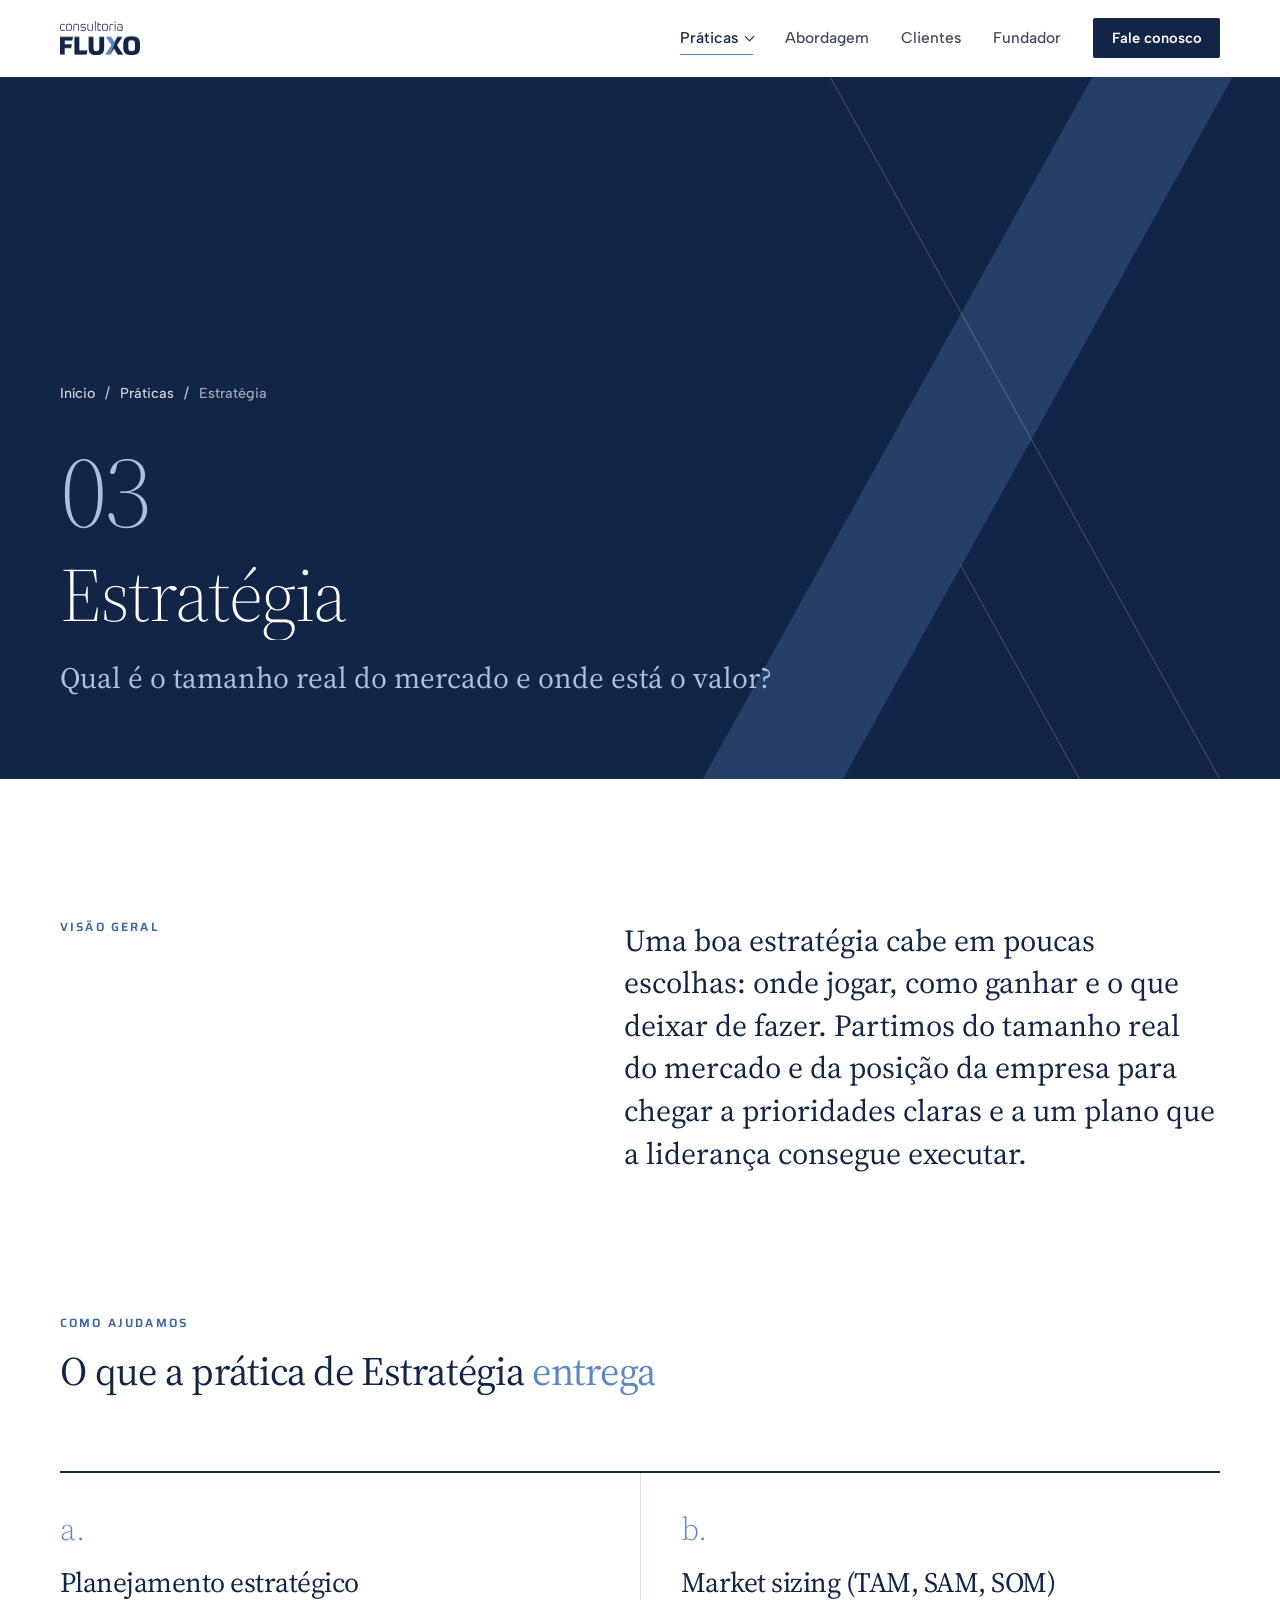
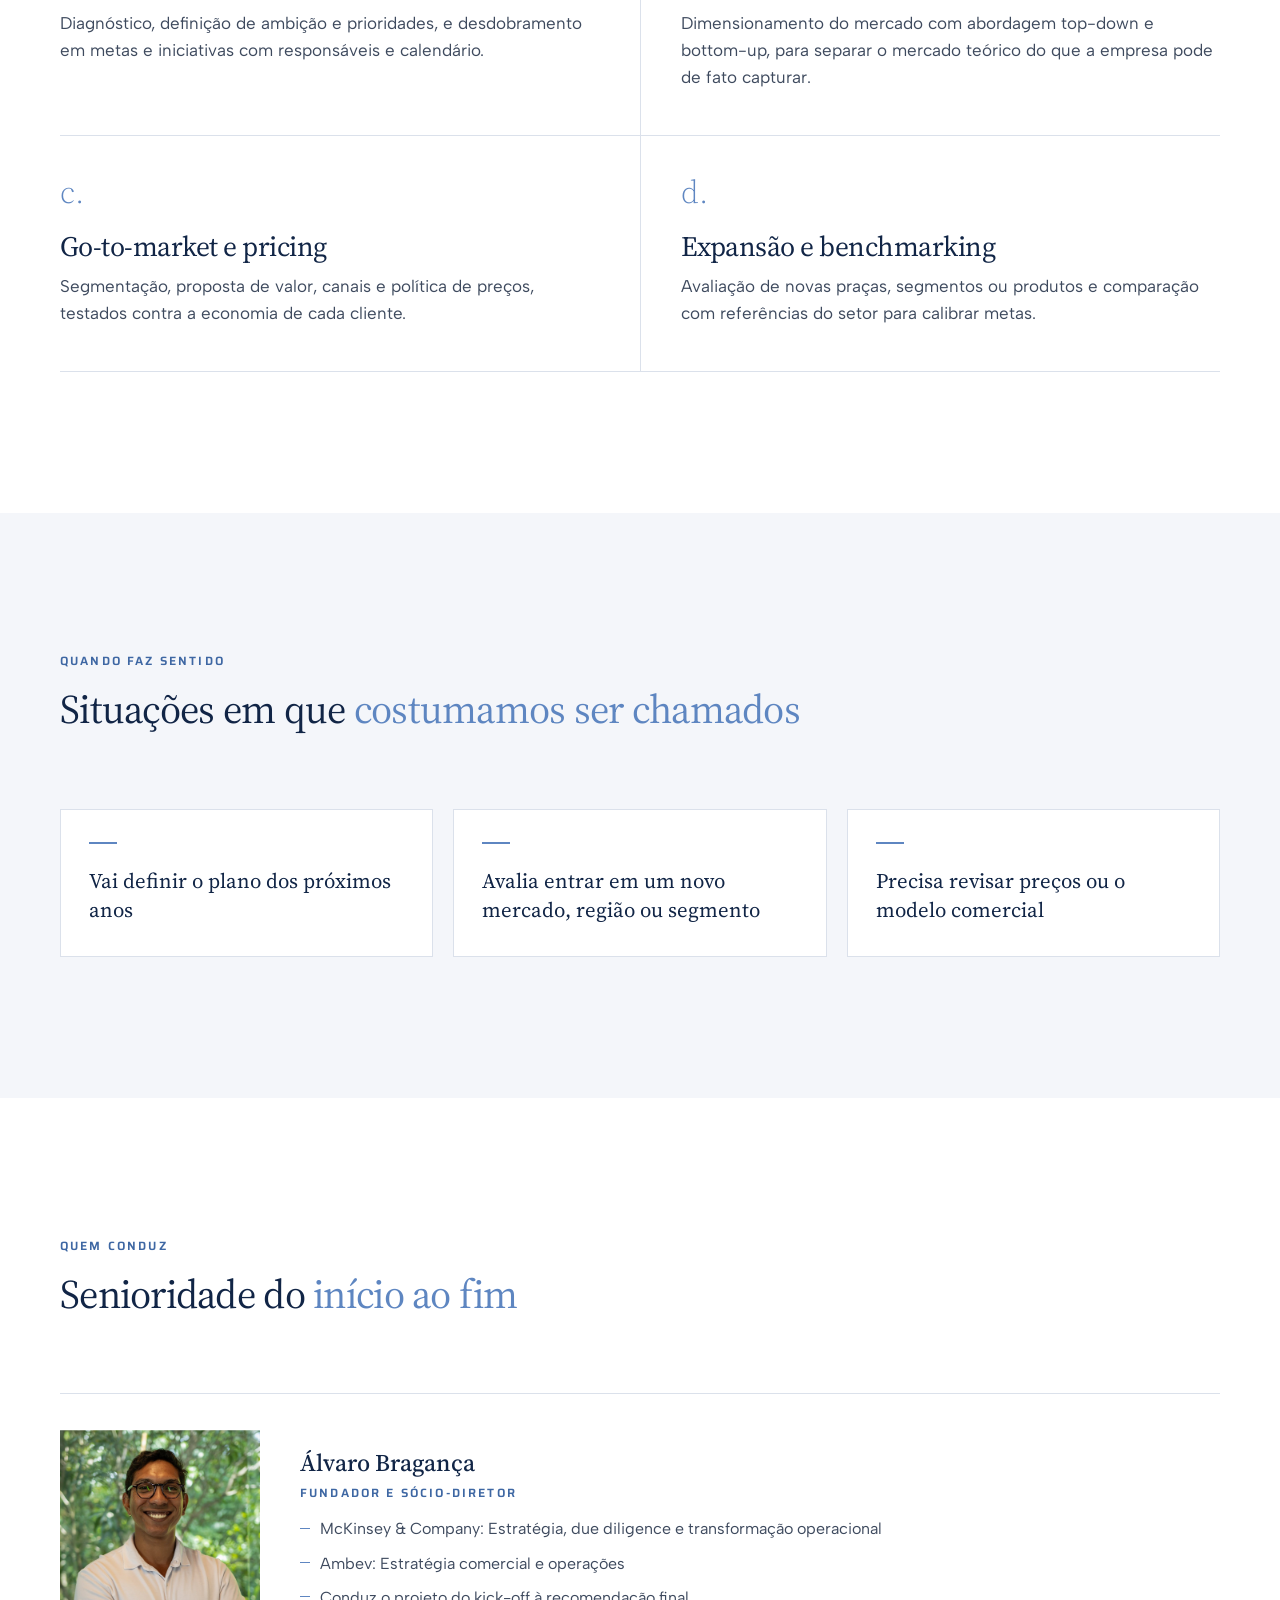
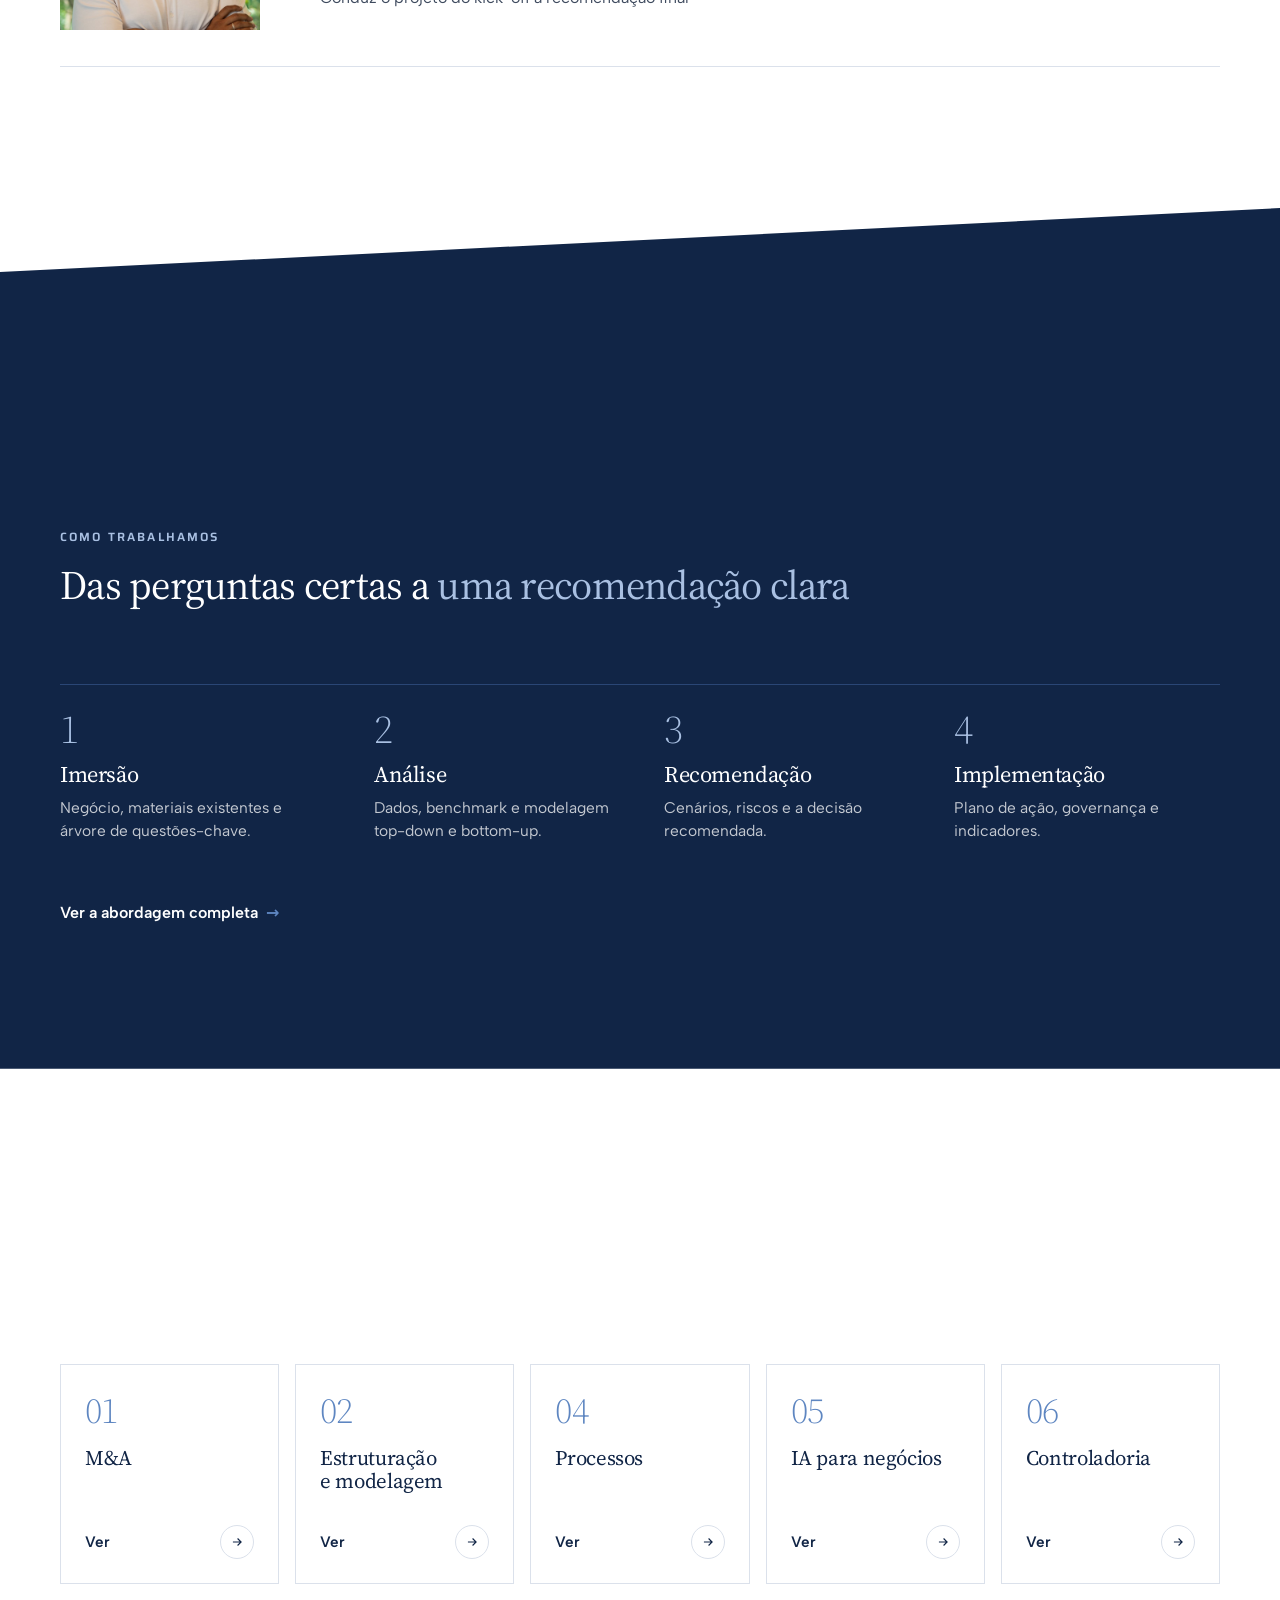
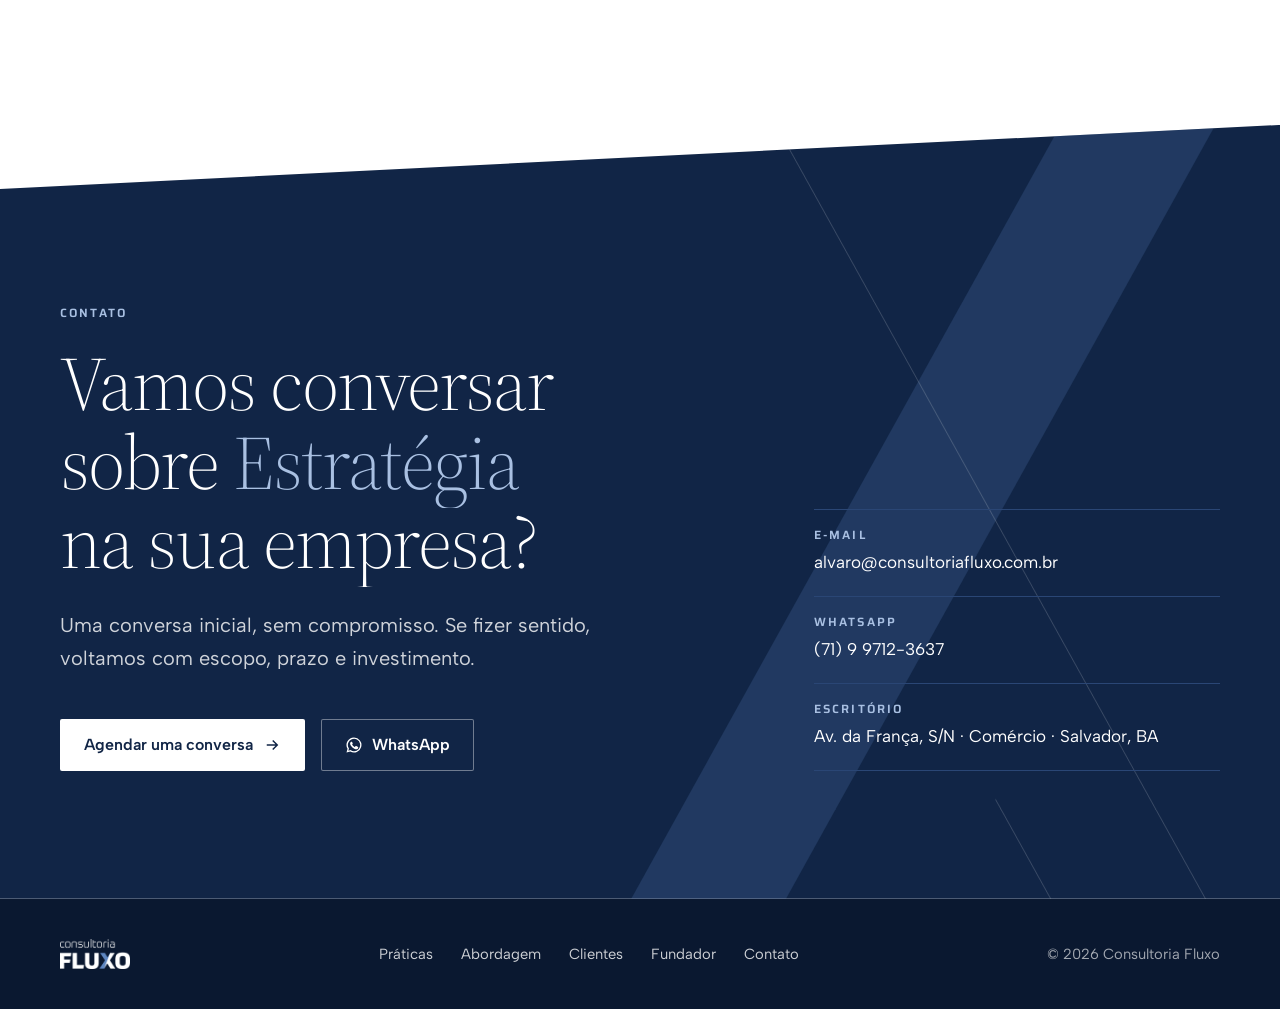
<file: praticas/estrategia.html>
<!doctype html>
<html lang="pt-BR">
<head>
<meta charset="utf-8">
<meta name="viewport" content="width=device-width, initial-scale=1, viewport-fit=cover">
<title>Estratégia | Consultoria Fluxo</title>
<meta name="description" content="Planejamento estratégico, market sizing (TAM, SAM, SOM), go-to-market, pricing, expansão e benchmarking.">
<link rel="canonical" href="https://www.consultoriafluxo.com.br/praticas/estrategia.html">
<meta property="og:type" content="website">
<meta property="og:title" content="Estratégia | Consultoria Fluxo">
<meta property="og:description" content="Planejamento estratégico, market sizing (TAM, SAM, SOM), go-to-market, pricing, expansão e benchmarking.">
<meta property="og:image" content="https://www.consultoriafluxo.com.br/assets/img/alvaro-perfil.jpg">
<meta property="og:locale" content="pt_BR">
<meta name="theme-color" content="#112546">
<link rel="icon" href="data:image/svg+xml,%3Csvg xmlns='http://www.w3.org/2000/svg' viewBox='0 0 32 32'%3E%3Crect width='32' height='32' rx='6' fill='%23112546'/%3E%3Cpath d='M8 7h6l10 18h-6z' fill='%23fff'/%3E%3Cpath d='M24 7h-5L9 25h5z' fill='%235E86C1'/%3E%3C/svg%3E">
<script>document.documentElement.classList.add('js');setTimeout(function(){if(!window.__fx)document.documentElement.classList.remove('js')},2500)</script>
<link rel="preconnect" href="https://fonts.googleapis.com">
<link rel="preconnect" href="https://fonts.gstatic.com" crossorigin>
<link rel="stylesheet" href="https://fonts.googleapis.com/css2?family=Source+Serif+4:opsz,wght@8..60,300;8..60,400;8..60,500;8..60,600&family=Albert+Sans:wght@400;500;600;700&family=Saira:wght@500;600;700&display=swap">
<link rel="stylesheet" href="../assets/css/fluxo.css">
<script src="../assets/js/fluxo.js" defer></script>
<script type="application/ld+json">{"@context":"https://schema.org","@type":"Service","name":"Estratégia","serviceType":"Estratégia","provider":{"@type":"ProfessionalService","name":"Consultoria Fluxo","url":"https://www.consultoriafluxo.com.br"},"areaServed":"BR","url":"https://www.consultoriafluxo.com.br/praticas/estrategia.html"}</script>
</head>
<body>
<a class="skip" href="#conteudo">Pular para o conteúdo</a>
<header class="top">
  <div class="wrap">
    <a class="brand" href="../index.html#inicio" aria-label="Consultoria Fluxo, início"><img src="../assets/img/logo-azul.png" alt="Consultoria Fluxo" width="80" height="34"></a>
    <nav class="nav" aria-label="Principal">
      <div class="dd"><a href="../index.html#praticas" aria-current="true">Práticas</a><div class="mega"><a href="../praticas/ma.html"><i>01</i><b>M&amp;A</b><span>Quanto vale a empresa e quando vender ou comprar?</span></a><a href="../praticas/estruturacao-e-modelagem.html"><i>02</i><b>Estruturação e modelagem</b><span>Este novo negócio fecha a conta? Com que premissas?</span></a><a href="../praticas/estrategia.html" aria-current="page"><i>03</i><b>Estratégia</b><span>Qual é o tamanho real do mercado e onde está o valor?</span></a><a href="../praticas/processos.html"><i>04</i><b>Processos</b><span>Como crescer sem que custo e complexidade cresçam junto?</span></a><a href="../praticas/ia-para-negocios.html"><i>05</i><b>IA para negócios</b><span>Onde a IA gera margem na operação e por onde começar?</span></a><a href="../praticas/controladoria.html"><i>06</i><b>Controladoria</b><span>Os números chegam ao conselho confiáveis e a tempo?</span></a></div></div>
      <a href="../index.html#abordagem">Abordagem</a>
      <a href="../index.html#clientes">Clientes</a>
      <a href="../index.html#fundador">Fundador</a>
      <a class="btn btn-navy" href="../index.html#contato">Fale conosco</a>
      <button class="burger" aria-label="Abrir menu" aria-expanded="false" aria-controls="mnav"><span></span></button>
    </nav>
  </div>
  <span class="progress" aria-hidden="true"></span>
</header>
<nav class="mnav" id="mnav" aria-label="Menu">
  <a href="../index.html#praticas">Práticas</a><div class="sub"><a href="../praticas/ma.html">01 · M&amp;A</a><a href="../praticas/estruturacao-e-modelagem.html">02 · Estruturação e modelagem</a><a href="../praticas/estrategia.html">03 · Estratégia</a><a href="../praticas/processos.html">04 · Processos</a><a href="../praticas/ia-para-negocios.html">05 · IA para negócios</a><a href="../praticas/controladoria.html">06 · Controladoria</a></div>
  <a href="../index.html#abordagem">Abordagem</a><a href="../index.html#clientes">Clientes</a><a href="../index.html#fundador">Fundador</a><a href="../index.html#contato">Contato</a>
</nav>

<main id="inicio">
  <section class="phero on-navy" id="conteudo">
    <svg class="xmark" data-parallax=".15" viewBox="0 0 600 600" aria-hidden="true"><path class="b" d="M420 0h100L187 600H87z"/><path class="a" d="M80 0h100l333 600H413z"/></svg>
    <div class="wrap">
      <nav class="crumbs" aria-label="Você está em" data-reveal><a href="../index.html">Início</a><span aria-hidden="true">/</span><a href="../index.html#praticas">Práticas</a><span aria-hidden="true">/</span><span>Estratégia</span></nav>
      <span class="bignum" data-reveal style="--d:1">03</span>
      <h1 data-split>Estratégia</h1>
      <p class="q" data-reveal style="--d:3">Qual é o tamanho real do mercado e onde está o valor?</p>
    </div>
  </section>

  <section class="sec">
    <div class="wrap intro">
      <div><p class="label" data-reveal>Visão geral</p></div>
      <p class="big" data-reveal>Uma boa estratégia cabe em poucas escolhas: onde jogar, como ganhar e o que deixar de fazer. Partimos do tamanho real do mercado e da posição da empresa para chegar a prioridades claras e a um plano que a liderança consegue executar.</p>
    </div>
  </section>

  <section class="sec" style="padding-top:0" id="como-ajudamos">
    <div class="wrap">
      <div class="sec-head">
        <p class="label" data-reveal>Como ajudamos</p>
        <h2 data-split>O que a prática de Estratégia <span class="accent">entrega</span></h2>
      </div>
      <div class="svc" data-stagger>
        <article data-reveal><i>a.</i><h3>Planejamento estratégico</h3><p>Diagnóstico, definição de ambição e prioridades, e desdobramento em metas e iniciativas com responsáveis e calendário.</p></article>
        <article data-reveal><i>b.</i><h3>Market sizing (TAM, SAM, SOM)</h3><p>Dimensionamento do mercado com abordagem top-down e bottom-up, para separar o mercado teórico do que a empresa pode de fato capturar.</p></article>
        <article data-reveal><i>c.</i><h3>Go-to-market e pricing</h3><p>Segmentação, proposta de valor, canais e política de preços, testados contra a economia de cada cliente.</p></article>
        <article data-reveal><i>d.</i><h3>Expansão e benchmarking</h3><p>Avaliação de novas praças, segmentos ou produtos e comparação com referências do setor para calibrar metas.</p></article>
      </div>
    </div>
  </section>

  <section class="sec mist">
    <div class="wrap">
      <div class="sec-head">
        <p class="label" data-reveal>Quando faz sentido</p>
        <h2 data-split>Situações em que <span class="accent">costumamos ser chamados</span></h2>
      </div>
      <ul class="when" data-stagger><li data-reveal>Vai definir o plano dos próximos anos</li><li data-reveal>Avalia entrar em um novo mercado, região ou segmento</li><li data-reveal>Precisa revisar preços ou o modelo comercial</li></ul>
    </div>
  </section>

  <section class="sec">
    <div class="wrap">
      <div class="sec-head">
        <p class="label" data-reveal>Quem conduz</p>
        <h2 data-split>Senioridade do <span class="accent">início ao fim</span></h2>
      </div>
      <div class="lead" data-reveal>
        <div data-wipe><img src="../assets/img/alvaro-perfil.jpg" alt="Álvaro Bragança" width="1000" height="1500" loading="lazy"></div>
        <div>
          <p class="name">Álvaro Bragança</p>
          <p class="label" style="margin-top:8px">Fundador e sócio-diretor</p>
          <ul><li>McKinsey &amp; Company: Estratégia, due diligence e transformação operacional</li><li>Ambev: Estratégia comercial e operações</li><li>Conduz o projeto do kick-off à recomendação final</li></ul>
        </div>
      </div>
    </div>
  </section>

  <section class="sec on-navy cut-top">
    <div class="bg" aria-hidden="true"><svg class="xmark" data-parallax=".08" viewBox="0 0 600 600" aria-hidden="true"><path class="b" d="M420 0h100L187 600H87z"/><path class="a" d="M80 0h100l333 600H413z"/></svg></div>
    <div class="wrap">
      <div class="sec-head">
        <p class="label" data-reveal>Como trabalhamos</p>
        <h2 data-split>Das perguntas certas a <span class="accent">uma recomendação clara</span></h2>
      </div>
      <ol class="steps" data-stagger><li data-reveal><b>1</b><h3>Imersão</h3><p>Negócio, materiais existentes e árvore de questões-chave.</p></li><li data-reveal><b>2</b><h3>Análise</h3><p>Dados, benchmark e modelagem top-down e bottom-up.</p></li><li data-reveal><b>3</b><h3>Recomendação</h3><p>Cenários, riscos e a decisão recomendada.</p></li><li data-reveal><b>4</b><h3>Implementação</h3><p>Plano de ação, governança e indicadores.</p></li></ol>
      <p data-reveal style="margin-top:56px"><a class="more" href="../index.html#abordagem">Ver a abordagem completa</a></p>
    </div>
  </section>

  <section class="sec">
    <div class="wrap">
      <div class="sec-head">
        <p class="label" data-reveal>Outras práticas</p>
        <h2 data-split>Práticas que costumam <span class="accent">andar juntas</span></h2>
      </div>
      <div class="others" data-stagger>
        <a class="pcard" href="../praticas/ma.html" data-reveal><svg class="xs" viewBox="0 0 600 600" aria-hidden="true"><path d="M420 0h100L187 600H87z" fill="#5E86C1" opacity=".35"/><path d="M80 0h100l333 600H413z" fill="none" stroke="rgba(255,255,255,.3)"/></svg><span class="num">01</span><h3>M&amp;A</h3><span class="go">Ver <svg viewBox="0 0 24 24" fill="none" stroke="currentColor" stroke-width="2" aria-hidden="true"><path d="M5 12h14M13 6l6 6-6 6"/></svg></span></a>
        <a class="pcard" href="../praticas/estruturacao-e-modelagem.html" data-reveal><svg class="xs" viewBox="0 0 600 600" aria-hidden="true"><path d="M420 0h100L187 600H87z" fill="#5E86C1" opacity=".35"/><path d="M80 0h100l333 600H413z" fill="none" stroke="rgba(255,255,255,.3)"/></svg><span class="num">02</span><h3>Estruturação e modelagem</h3><span class="go">Ver <svg viewBox="0 0 24 24" fill="none" stroke="currentColor" stroke-width="2" aria-hidden="true"><path d="M5 12h14M13 6l6 6-6 6"/></svg></span></a>
        <a class="pcard" href="../praticas/processos.html" data-reveal><svg class="xs" viewBox="0 0 600 600" aria-hidden="true"><path d="M420 0h100L187 600H87z" fill="#5E86C1" opacity=".35"/><path d="M80 0h100l333 600H413z" fill="none" stroke="rgba(255,255,255,.3)"/></svg><span class="num">04</span><h3>Processos</h3><span class="go">Ver <svg viewBox="0 0 24 24" fill="none" stroke="currentColor" stroke-width="2" aria-hidden="true"><path d="M5 12h14M13 6l6 6-6 6"/></svg></span></a>
        <a class="pcard" href="../praticas/ia-para-negocios.html" data-reveal><svg class="xs" viewBox="0 0 600 600" aria-hidden="true"><path d="M420 0h100L187 600H87z" fill="#5E86C1" opacity=".35"/><path d="M80 0h100l333 600H413z" fill="none" stroke="rgba(255,255,255,.3)"/></svg><span class="num">05</span><h3>IA para negócios</h3><span class="go">Ver <svg viewBox="0 0 24 24" fill="none" stroke="currentColor" stroke-width="2" aria-hidden="true"><path d="M5 12h14M13 6l6 6-6 6"/></svg></span></a>
        <a class="pcard" href="../praticas/controladoria.html" data-reveal><svg class="xs" viewBox="0 0 600 600" aria-hidden="true"><path d="M420 0h100L187 600H87z" fill="#5E86C1" opacity=".35"/><path d="M80 0h100l333 600H413z" fill="none" stroke="rgba(255,255,255,.3)"/></svg><span class="num">06</span><h3>Controladoria</h3><span class="go">Ver <svg viewBox="0 0 24 24" fill="none" stroke="currentColor" stroke-width="2" aria-hidden="true"><path d="M5 12h14M13 6l6 6-6 6"/></svg></span></a>
      </div>
    </div>
  </section>

  <section class="contact on-navy cut-top" id="contato">
    <div class="bg" aria-hidden="true"><svg class="xmark" data-parallax=".08" viewBox="0 0 600 600" aria-hidden="true"><path class="b" d="M420 0h100L187 600H87z"/><path class="a" d="M80 0h100l333 600H413z"/></svg></div>
    <div class="wrap">
      <div>
        <p class="label" data-reveal>Contato</p>
        <h2 data-split>Vamos conversar sobre <span class="accent">Estratégia</span> na sua empresa?</h2>
        <p class="lede" data-reveal>Uma conversa inicial, sem compromisso. Se fizer sentido, voltamos com escopo, prazo e investimento.</p>
        <div class="ctas" data-reveal>
          <a class="btn btn-white" href="mailto:alvaro@consultoriafluxo.com.br?subject=Conversa%20com%20a%20Consultoria%20Fluxo">Agendar uma conversa <svg viewBox="0 0 24 24" fill="none" stroke="currentColor" stroke-width="2" aria-hidden="true"><path d="M5 12h14M13 6l6 6-6 6"/></svg></a>
          <a class="btn btn-ghost" href="https://wa.me/5571997123637?text=Ol%C3%A1%2C%20%C3%81lvaro.%20Vim%20pelo%20site%20da%20Consultoria%20Fluxo%20e%20gostaria%20de%20conversar." target="_blank" rel="noopener"><svg viewBox="0 0 24 24" fill="currentColor" aria-hidden="true"><path d="M12 2a10 10 0 0 0-8.6 15.1L2 22l5-1.3A10 10 0 1 0 12 2Zm0 18.2a8.2 8.2 0 0 1-4.2-1.2l-.3-.2-3 .8.8-2.9-.2-.3A8.2 8.2 0 1 1 12 20.2Zm4.5-6.1c-.2-.1-1.5-.7-1.7-.8-.2-.1-.4-.1-.6.1l-.8 1c-.1.2-.3.2-.5.1a6.7 6.7 0 0 1-3.3-2.9c-.2-.4.2-.4.7-1.3.1-.2 0-.3 0-.4l-.8-1.8c-.2-.5-.4-.4-.6-.4h-.5a1 1 0 0 0-.7.3 3 3 0 0 0-.9 2.2 5.2 5.2 0 0 0 1.1 2.7 11.8 11.8 0 0 0 4.5 4c1.7.7 2.3.8 3.2.6a2.7 2.7 0 0 0 1.8-1.3 2.2 2.2 0 0 0 .2-1.3c-.1-.1-.3-.2-.5-.3Z"/></svg> WhatsApp</a>
        </div>
      </div>
      <ul class="info" data-stagger>
        <li data-reveal><span class="label">E-mail</span><a href="mailto:alvaro@consultoriafluxo.com.br">alvaro@consultoriafluxo.com.br</a></li>
        <li data-reveal><span class="label">WhatsApp</span><a href="https://wa.me/5571997123637" target="_blank" rel="noopener">(71) 9 9712-3637</a></li>
        <li data-reveal><span class="label">Escritório</span><a href="https://www.google.com/maps/search/?api=1&amp;query=Av.+da+Fran%C3%A7a+Com%C3%A9rcio+Salvador+BA+40010-000" target="_blank" rel="noopener">Av. da França, S/N · Comércio · Salvador, BA</a></li>
      </ul>
    </div>
  </section>
</main>
<footer>
  <div class="wrap">
    <img src="../assets/img/logo-branca.png" alt="Consultoria Fluxo" width="70" height="30">
    <nav aria-label="Rodapé"><a href="../index.html#praticas">Práticas</a><a href="../index.html#abordagem">Abordagem</a><a href="../index.html#clientes">Clientes</a><a href="../index.html#fundador">Fundador</a><a href="../index.html#contato">Contato</a></nav>
    <span>© 2026 Consultoria Fluxo</span>
  </div>
</footer>
<a class="wa-float" href="https://wa.me/5571997123637?text=Ol%C3%A1%2C%20%C3%81lvaro.%20Vim%20pelo%20site%20da%20Consultoria%20Fluxo%20e%20gostaria%20de%20conversar." target="_blank" rel="noopener" aria-label="Conversar no WhatsApp"><svg viewBox="0 0 24 24" fill="currentColor" aria-hidden="true"><path d="M12 2a10 10 0 0 0-8.6 15.1L2 22l5-1.3A10 10 0 1 0 12 2Zm0 18.2a8.2 8.2 0 0 1-4.2-1.2l-.3-.2-3 .8.8-2.9-.2-.3A8.2 8.2 0 1 1 12 20.2Zm4.5-6.1c-.2-.1-1.5-.7-1.7-.8-.2-.1-.4-.1-.6.1l-.8 1c-.1.2-.3.2-.5.1a6.7 6.7 0 0 1-3.3-2.9c-.2-.4.2-.4.7-1.3.1-.2 0-.3 0-.4l-.8-1.8c-.2-.5-.4-.4-.6-.4h-.5a1 1 0 0 0-.7.3 3 3 0 0 0-.9 2.2 5.2 5.2 0 0 0 1.1 2.7 11.8 11.8 0 0 0 4.5 4c1.7.7 2.3.8 3.2.6a2.7 2.7 0 0 0 1.8-1.3 2.2 2.2 0 0 0 .2-1.3c-.1-.1-.3-.2-.5-.3Z"/></svg></a>
</body>
</html>
</file>
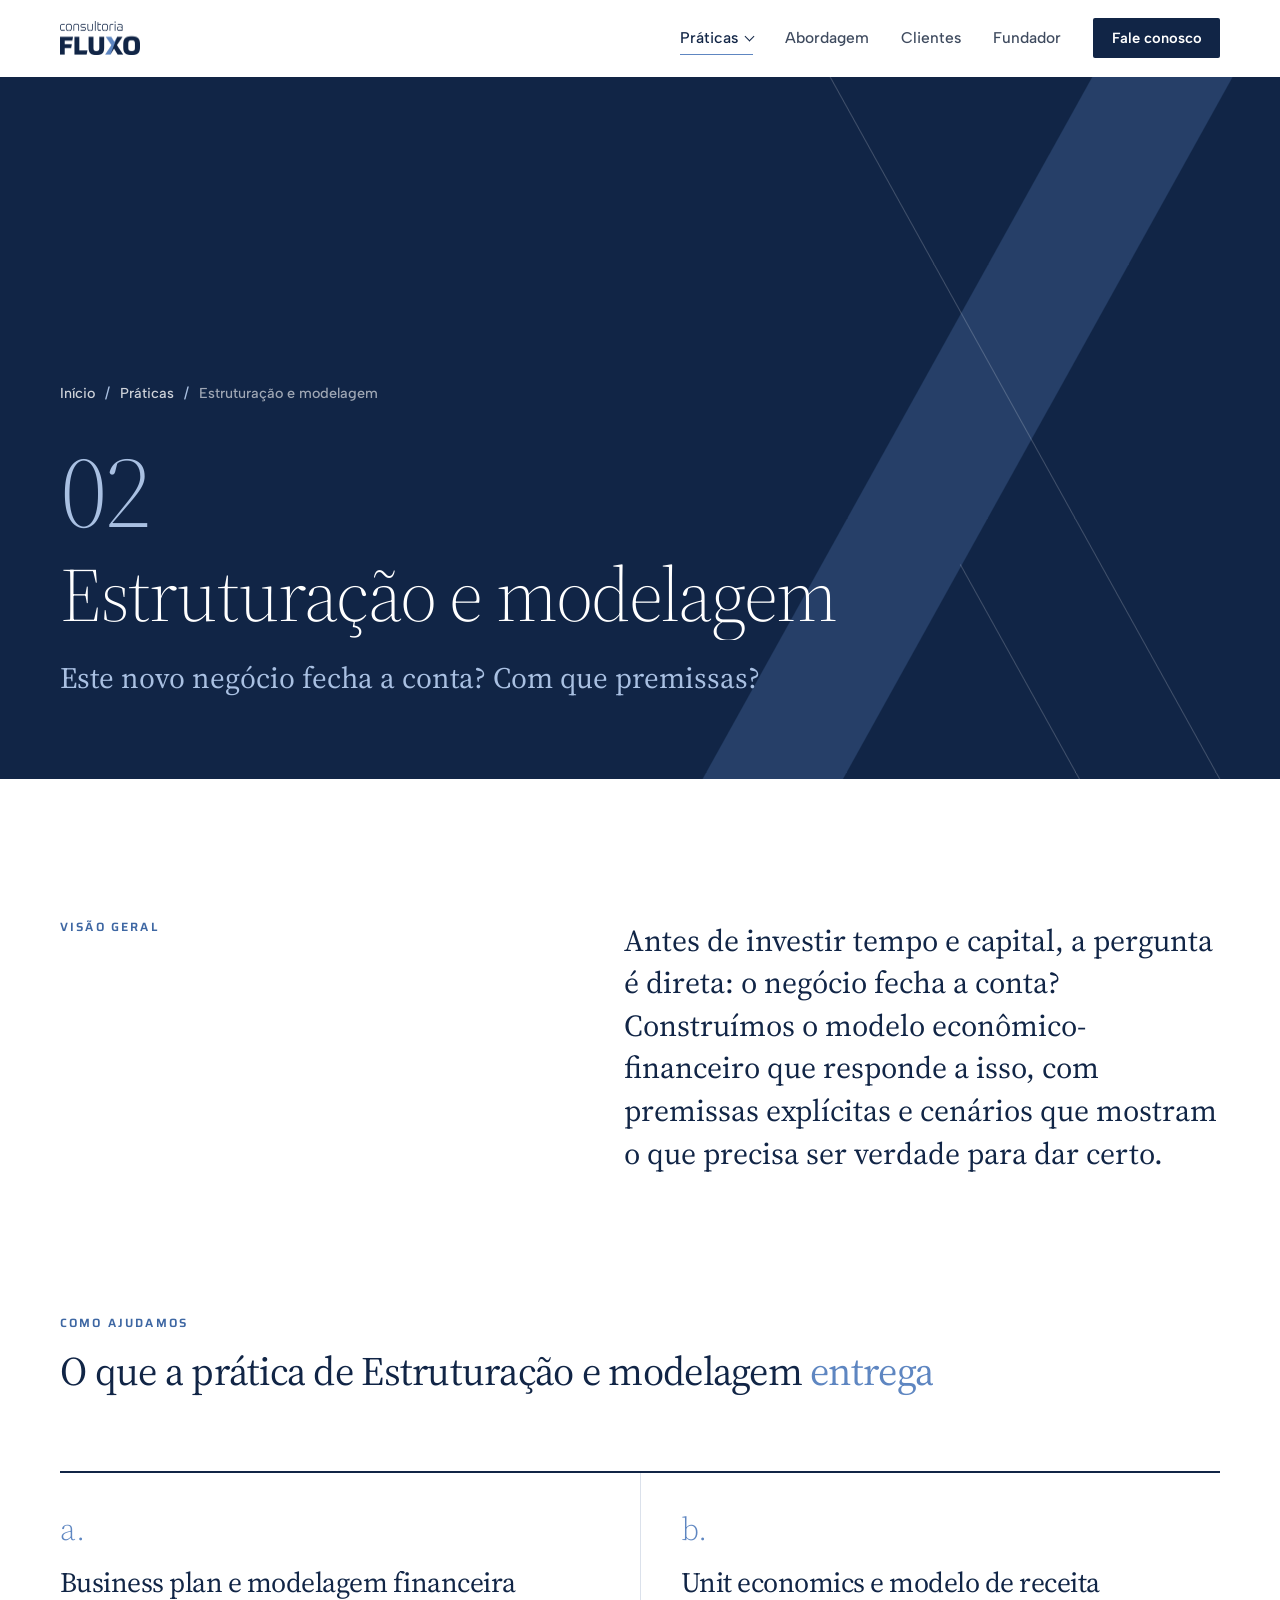
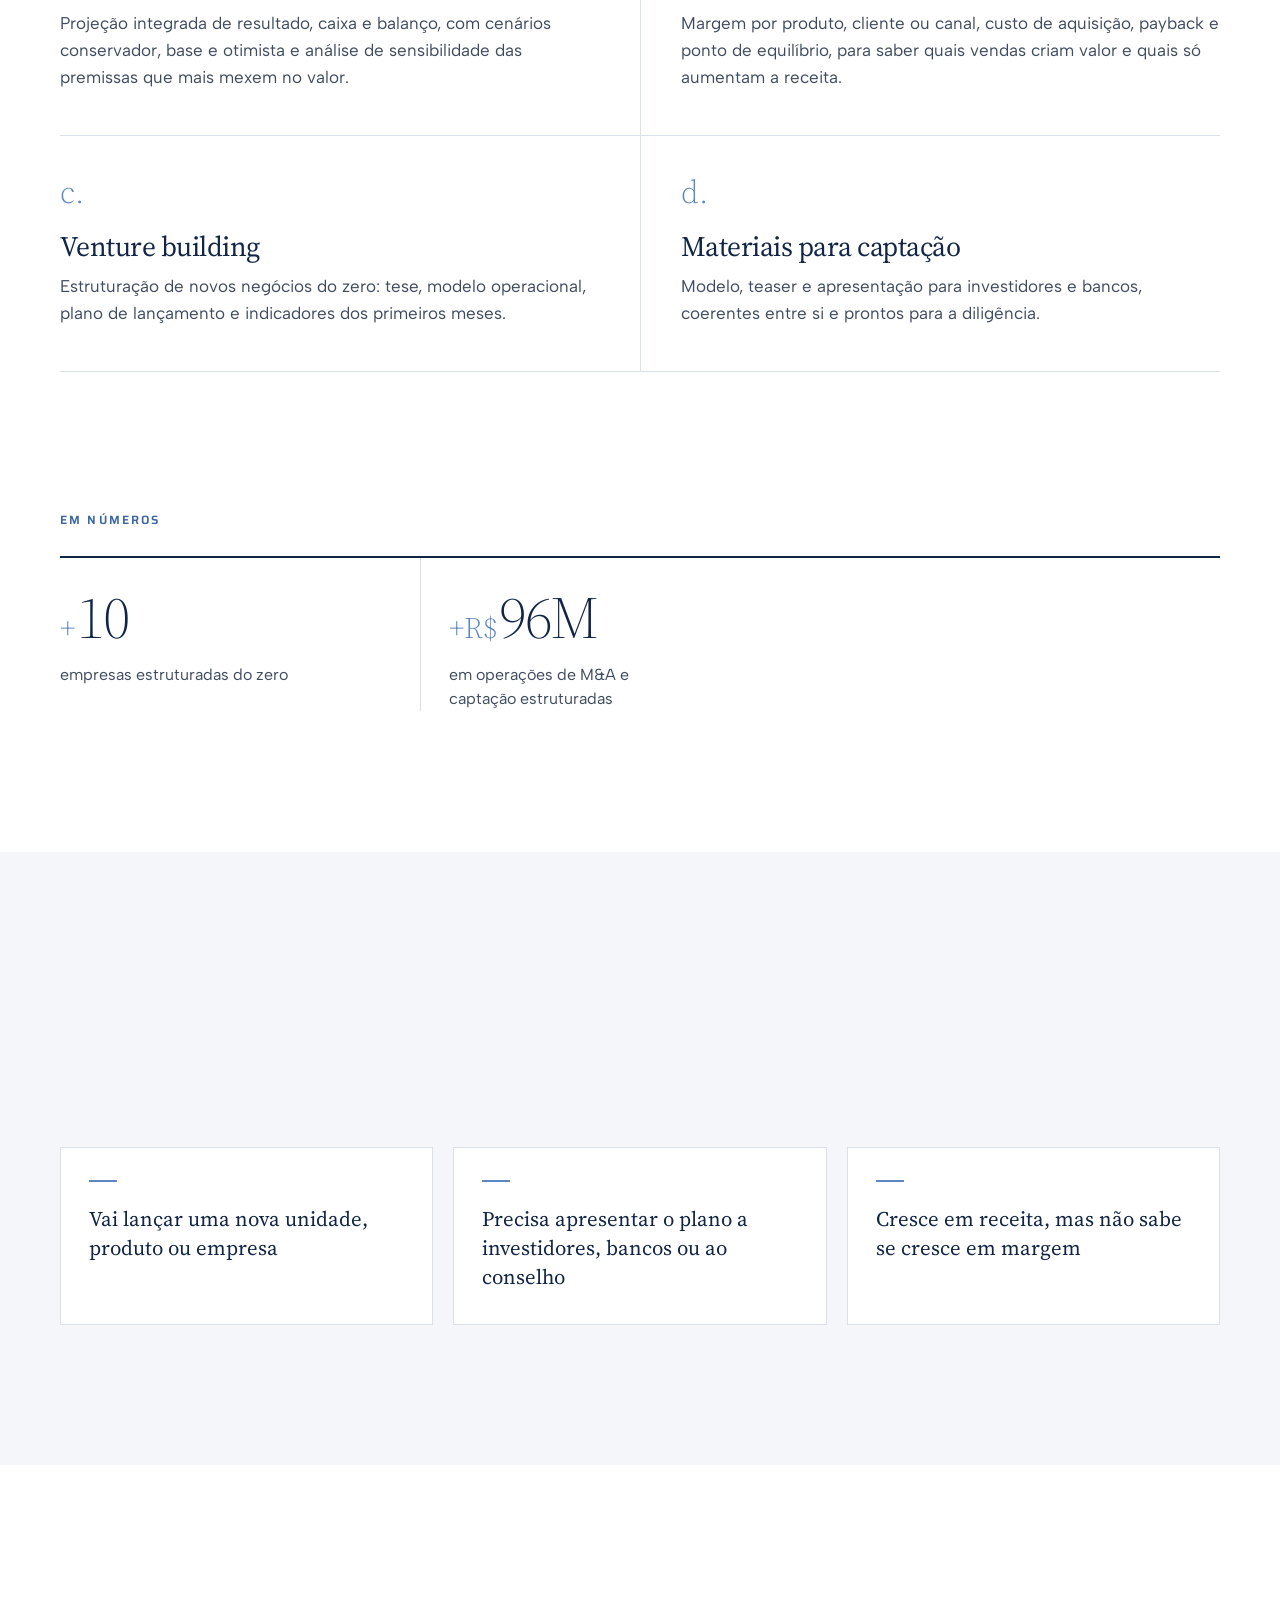
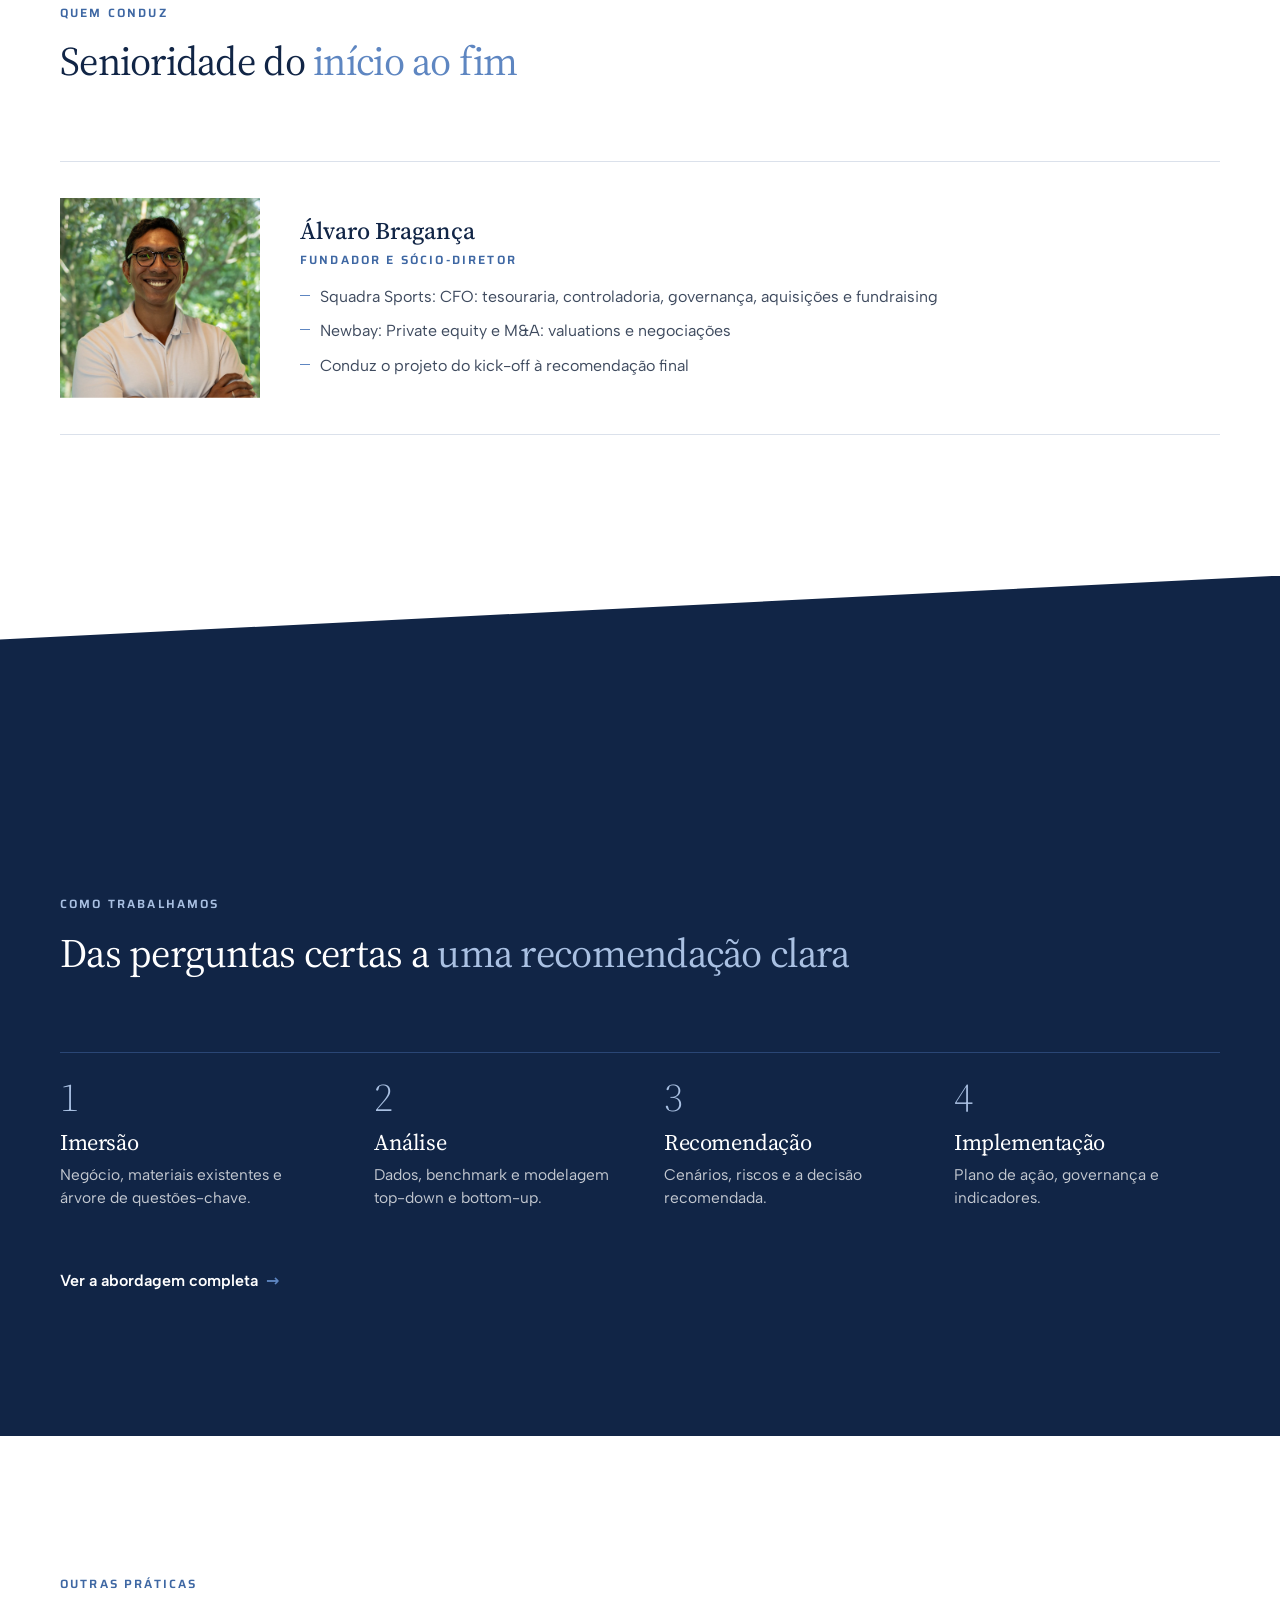
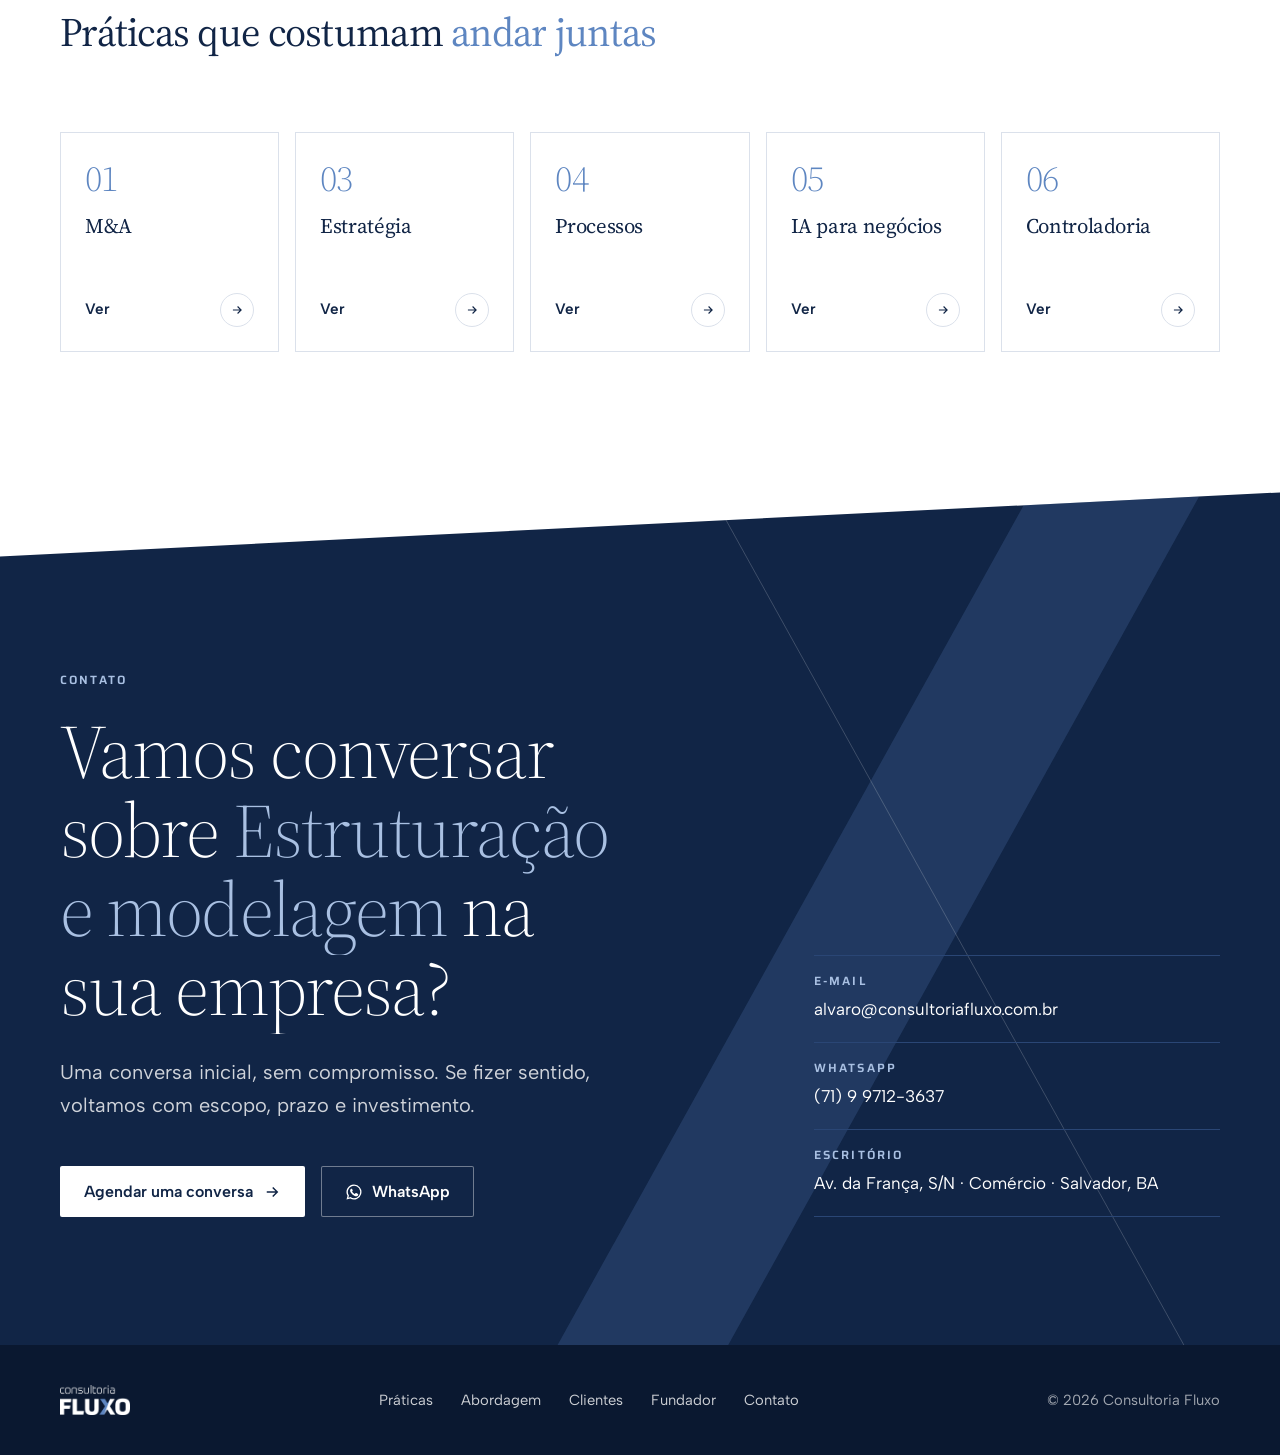
<file: praticas/estruturacao-e-modelagem.html>
<!doctype html>
<html lang="pt-BR">
<head>
<meta charset="utf-8">
<meta name="viewport" content="width=device-width, initial-scale=1, viewport-fit=cover">
<title>Estruturação e modelagem | Consultoria Fluxo</title>
<meta name="description" content="Business plan, modelagem financeira, unit economics, venture building e materiais para captação.">
<link rel="canonical" href="https://www.consultoriafluxo.com.br/praticas/estruturacao-e-modelagem.html">
<meta property="og:type" content="website">
<meta property="og:title" content="Estruturação e modelagem | Consultoria Fluxo">
<meta property="og:description" content="Business plan, modelagem financeira, unit economics, venture building e materiais para captação.">
<meta property="og:image" content="https://www.consultoriafluxo.com.br/assets/img/alvaro-perfil.jpg">
<meta property="og:locale" content="pt_BR">
<meta name="theme-color" content="#112546">
<link rel="icon" href="data:image/svg+xml,%3Csvg xmlns='http://www.w3.org/2000/svg' viewBox='0 0 32 32'%3E%3Crect width='32' height='32' rx='6' fill='%23112546'/%3E%3Cpath d='M8 7h6l10 18h-6z' fill='%23fff'/%3E%3Cpath d='M24 7h-5L9 25h5z' fill='%235E86C1'/%3E%3C/svg%3E">
<script>document.documentElement.classList.add('js');setTimeout(function(){if(!window.__fx)document.documentElement.classList.remove('js')},2500)</script>
<link rel="preconnect" href="https://fonts.googleapis.com">
<link rel="preconnect" href="https://fonts.gstatic.com" crossorigin>
<link rel="stylesheet" href="https://fonts.googleapis.com/css2?family=Source+Serif+4:opsz,wght@8..60,300;8..60,400;8..60,500;8..60,600&family=Albert+Sans:wght@400;500;600;700&family=Saira:wght@500;600;700&display=swap">
<link rel="stylesheet" href="../assets/css/fluxo.css">
<script src="../assets/js/fluxo.js" defer></script>
<script type="application/ld+json">{"@context":"https://schema.org","@type":"Service","name":"Estruturação e modelagem","serviceType":"Estruturação e modelagem","provider":{"@type":"ProfessionalService","name":"Consultoria Fluxo","url":"https://www.consultoriafluxo.com.br"},"areaServed":"BR","url":"https://www.consultoriafluxo.com.br/praticas/estruturacao-e-modelagem.html"}</script>
</head>
<body>
<a class="skip" href="#conteudo">Pular para o conteúdo</a>
<header class="top">
  <div class="wrap">
    <a class="brand" href="../index.html#inicio" aria-label="Consultoria Fluxo, início"><img src="../assets/img/logo-azul.png" alt="Consultoria Fluxo" width="80" height="34"></a>
    <nav class="nav" aria-label="Principal">
      <div class="dd"><a href="../index.html#praticas" aria-current="true">Práticas</a><div class="mega"><a href="../praticas/ma.html"><i>01</i><b>M&amp;A</b><span>Quanto vale a empresa e quando vender ou comprar?</span></a><a href="../praticas/estruturacao-e-modelagem.html" aria-current="page"><i>02</i><b>Estruturação e modelagem</b><span>Este novo negócio fecha a conta? Com que premissas?</span></a><a href="../praticas/estrategia.html"><i>03</i><b>Estratégia</b><span>Qual é o tamanho real do mercado e onde está o valor?</span></a><a href="../praticas/processos.html"><i>04</i><b>Processos</b><span>Como crescer sem que custo e complexidade cresçam junto?</span></a><a href="../praticas/ia-para-negocios.html"><i>05</i><b>IA para negócios</b><span>Onde a IA gera margem na operação e por onde começar?</span></a><a href="../praticas/controladoria.html"><i>06</i><b>Controladoria</b><span>Os números chegam ao conselho confiáveis e a tempo?</span></a></div></div>
      <a href="../index.html#abordagem">Abordagem</a>
      <a href="../index.html#clientes">Clientes</a>
      <a href="../index.html#fundador">Fundador</a>
      <a class="btn btn-navy" href="../index.html#contato">Fale conosco</a>
      <button class="burger" aria-label="Abrir menu" aria-expanded="false" aria-controls="mnav"><span></span></button>
    </nav>
  </div>
  <span class="progress" aria-hidden="true"></span>
</header>
<nav class="mnav" id="mnav" aria-label="Menu">
  <a href="../index.html#praticas">Práticas</a><div class="sub"><a href="../praticas/ma.html">01 · M&amp;A</a><a href="../praticas/estruturacao-e-modelagem.html">02 · Estruturação e modelagem</a><a href="../praticas/estrategia.html">03 · Estratégia</a><a href="../praticas/processos.html">04 · Processos</a><a href="../praticas/ia-para-negocios.html">05 · IA para negócios</a><a href="../praticas/controladoria.html">06 · Controladoria</a></div>
  <a href="../index.html#abordagem">Abordagem</a><a href="../index.html#clientes">Clientes</a><a href="../index.html#fundador">Fundador</a><a href="../index.html#contato">Contato</a>
</nav>

<main id="inicio">
  <section class="phero on-navy" id="conteudo">
    <svg class="xmark" data-parallax=".15" viewBox="0 0 600 600" aria-hidden="true"><path class="b" d="M420 0h100L187 600H87z"/><path class="a" d="M80 0h100l333 600H413z"/></svg>
    <div class="wrap">
      <nav class="crumbs" aria-label="Você está em" data-reveal><a href="../index.html">Início</a><span aria-hidden="true">/</span><a href="../index.html#praticas">Práticas</a><span aria-hidden="true">/</span><span>Estruturação e modelagem</span></nav>
      <span class="bignum" data-reveal style="--d:1">02</span>
      <h1 data-split>Estruturação e modelagem</h1>
      <p class="q" data-reveal style="--d:3">Este novo negócio fecha a conta? Com que premissas?</p>
    </div>
  </section>

  <section class="sec">
    <div class="wrap intro">
      <div><p class="label" data-reveal>Visão geral</p></div>
      <p class="big" data-reveal>Antes de investir tempo e capital, a pergunta é direta: o negócio fecha a conta? Construímos o modelo econômico-financeiro que responde a isso, com premissas explícitas e cenários que mostram o que precisa ser verdade para dar certo.</p>
    </div>
  </section>

  <section class="sec" style="padding-top:0" id="como-ajudamos">
    <div class="wrap">
      <div class="sec-head">
        <p class="label" data-reveal>Como ajudamos</p>
        <h2 data-split>O que a prática de Estruturação e modelagem <span class="accent">entrega</span></h2>
      </div>
      <div class="svc" data-stagger>
        <article data-reveal><i>a.</i><h3>Business plan e modelagem financeira</h3><p>Projeção integrada de resultado, caixa e balanço, com cenários conservador, base e otimista e análise de sensibilidade das premissas que mais mexem no valor.</p></article>
        <article data-reveal><i>b.</i><h3>Unit economics e modelo de receita</h3><p>Margem por produto, cliente ou canal, custo de aquisição, payback e ponto de equilíbrio, para saber quais vendas criam valor e quais só aumentam a receita.</p></article>
        <article data-reveal><i>c.</i><h3>Venture building</h3><p>Estruturação de novos negócios do zero: tese, modelo operacional, plano de lançamento e indicadores dos primeiros meses.</p></article>
        <article data-reveal><i>d.</i><h3>Materiais para captação</h3><p>Modelo, teaser e apresentação para investidores e bancos, coerentes entre si e prontos para a diligência.</p></article>
      </div>
    </div>
  </section>

  <section class="sec" style="padding-top:0">
    <div class="wrap">
      <p class="label" data-reveal style="margin-bottom:28px">Em números</p>
      <div class="stats n2" data-stagger><div class="stat" data-reveal><b><small>+</small><span data-count="10">10</span></b><span class="d">empresas estruturadas do zero</span></div><div class="stat" data-reveal><b><small>+R$</small><span data-count="100">100</span>M</b><span class="d">em operações de M&amp;A e captação estruturadas</span></div></div>
    </div>
  </section>
  <section class="sec mist">
    <div class="wrap">
      <div class="sec-head">
        <p class="label" data-reveal>Quando faz sentido</p>
        <h2 data-split>Situações em que <span class="accent">costumamos ser chamados</span></h2>
      </div>
      <ul class="when" data-stagger><li data-reveal>Vai lançar uma nova unidade, produto ou empresa</li><li data-reveal>Precisa apresentar o plano a investidores, bancos ou ao conselho</li><li data-reveal>Cresce em receita, mas não sabe se cresce em margem</li></ul>
    </div>
  </section>

  <section class="sec">
    <div class="wrap">
      <div class="sec-head">
        <p class="label" data-reveal>Quem conduz</p>
        <h2 data-split>Senioridade do <span class="accent">início ao fim</span></h2>
      </div>
      <div class="lead" data-reveal>
        <div data-wipe><img src="../assets/img/alvaro-perfil.jpg" alt="Álvaro Bragança" width="1000" height="1500" loading="lazy"></div>
        <div>
          <p class="name">Álvaro Bragança</p>
          <p class="label" style="margin-top:8px">Fundador e sócio-diretor</p>
          <ul><li>Squadra Sports: CFO: tesouraria, controladoria, governança, aquisições e fundraising</li><li>Newbay: Private equity e M&amp;A: valuations e negociações</li><li>Conduz o projeto do kick-off à recomendação final</li></ul>
        </div>
      </div>
    </div>
  </section>

  <section class="sec on-navy cut-top">
    <div class="bg" aria-hidden="true"><svg class="xmark" data-parallax=".08" viewBox="0 0 600 600" aria-hidden="true"><path class="b" d="M420 0h100L187 600H87z"/><path class="a" d="M80 0h100l333 600H413z"/></svg></div>
    <div class="wrap">
      <div class="sec-head">
        <p class="label" data-reveal>Como trabalhamos</p>
        <h2 data-split>Das perguntas certas a <span class="accent">uma recomendação clara</span></h2>
      </div>
      <ol class="steps" data-stagger><li data-reveal><b>1</b><h3>Imersão</h3><p>Negócio, materiais existentes e árvore de questões-chave.</p></li><li data-reveal><b>2</b><h3>Análise</h3><p>Dados, benchmark e modelagem top-down e bottom-up.</p></li><li data-reveal><b>3</b><h3>Recomendação</h3><p>Cenários, riscos e a decisão recomendada.</p></li><li data-reveal><b>4</b><h3>Implementação</h3><p>Plano de ação, governança e indicadores.</p></li></ol>
      <p data-reveal style="margin-top:56px"><a class="more" href="../index.html#abordagem">Ver a abordagem completa</a></p>
    </div>
  </section>

  <section class="sec">
    <div class="wrap">
      <div class="sec-head">
        <p class="label" data-reveal>Outras práticas</p>
        <h2 data-split>Práticas que costumam <span class="accent">andar juntas</span></h2>
      </div>
      <div class="others" data-stagger>
        <a class="pcard" href="../praticas/ma.html" data-reveal><svg class="xs" viewBox="0 0 600 600" aria-hidden="true"><path d="M420 0h100L187 600H87z" fill="#5E86C1" opacity=".35"/><path d="M80 0h100l333 600H413z" fill="none" stroke="rgba(255,255,255,.3)"/></svg><span class="num">01</span><h3>M&amp;A</h3><span class="go">Ver <svg viewBox="0 0 24 24" fill="none" stroke="currentColor" stroke-width="2" aria-hidden="true"><path d="M5 12h14M13 6l6 6-6 6"/></svg></span></a>
        <a class="pcard" href="../praticas/estrategia.html" data-reveal><svg class="xs" viewBox="0 0 600 600" aria-hidden="true"><path d="M420 0h100L187 600H87z" fill="#5E86C1" opacity=".35"/><path d="M80 0h100l333 600H413z" fill="none" stroke="rgba(255,255,255,.3)"/></svg><span class="num">03</span><h3>Estratégia</h3><span class="go">Ver <svg viewBox="0 0 24 24" fill="none" stroke="currentColor" stroke-width="2" aria-hidden="true"><path d="M5 12h14M13 6l6 6-6 6"/></svg></span></a>
        <a class="pcard" href="../praticas/processos.html" data-reveal><svg class="xs" viewBox="0 0 600 600" aria-hidden="true"><path d="M420 0h100L187 600H87z" fill="#5E86C1" opacity=".35"/><path d="M80 0h100l333 600H413z" fill="none" stroke="rgba(255,255,255,.3)"/></svg><span class="num">04</span><h3>Processos</h3><span class="go">Ver <svg viewBox="0 0 24 24" fill="none" stroke="currentColor" stroke-width="2" aria-hidden="true"><path d="M5 12h14M13 6l6 6-6 6"/></svg></span></a>
        <a class="pcard" href="../praticas/ia-para-negocios.html" data-reveal><svg class="xs" viewBox="0 0 600 600" aria-hidden="true"><path d="M420 0h100L187 600H87z" fill="#5E86C1" opacity=".35"/><path d="M80 0h100l333 600H413z" fill="none" stroke="rgba(255,255,255,.3)"/></svg><span class="num">05</span><h3>IA para negócios</h3><span class="go">Ver <svg viewBox="0 0 24 24" fill="none" stroke="currentColor" stroke-width="2" aria-hidden="true"><path d="M5 12h14M13 6l6 6-6 6"/></svg></span></a>
        <a class="pcard" href="../praticas/controladoria.html" data-reveal><svg class="xs" viewBox="0 0 600 600" aria-hidden="true"><path d="M420 0h100L187 600H87z" fill="#5E86C1" opacity=".35"/><path d="M80 0h100l333 600H413z" fill="none" stroke="rgba(255,255,255,.3)"/></svg><span class="num">06</span><h3>Controladoria</h3><span class="go">Ver <svg viewBox="0 0 24 24" fill="none" stroke="currentColor" stroke-width="2" aria-hidden="true"><path d="M5 12h14M13 6l6 6-6 6"/></svg></span></a>
      </div>
    </div>
  </section>

  <section class="contact on-navy cut-top" id="contato">
    <div class="bg" aria-hidden="true"><svg class="xmark" data-parallax=".08" viewBox="0 0 600 600" aria-hidden="true"><path class="b" d="M420 0h100L187 600H87z"/><path class="a" d="M80 0h100l333 600H413z"/></svg></div>
    <div class="wrap">
      <div>
        <p class="label" data-reveal>Contato</p>
        <h2 data-split>Vamos conversar sobre <span class="accent">Estruturação e modelagem</span> na sua empresa?</h2>
        <p class="lede" data-reveal>Uma conversa inicial, sem compromisso. Se fizer sentido, voltamos com escopo, prazo e investimento.</p>
        <div class="ctas" data-reveal>
          <a class="btn btn-white" href="mailto:alvaro@consultoriafluxo.com.br?subject=Conversa%20com%20a%20Consultoria%20Fluxo">Agendar uma conversa <svg viewBox="0 0 24 24" fill="none" stroke="currentColor" stroke-width="2" aria-hidden="true"><path d="M5 12h14M13 6l6 6-6 6"/></svg></a>
          <a class="btn btn-ghost" href="https://wa.me/5571997123637?text=Ol%C3%A1%2C%20%C3%81lvaro.%20Vim%20pelo%20site%20da%20Consultoria%20Fluxo%20e%20gostaria%20de%20conversar." target="_blank" rel="noopener"><svg viewBox="0 0 24 24" fill="currentColor" aria-hidden="true"><path d="M12 2a10 10 0 0 0-8.6 15.1L2 22l5-1.3A10 10 0 1 0 12 2Zm0 18.2a8.2 8.2 0 0 1-4.2-1.2l-.3-.2-3 .8.8-2.9-.2-.3A8.2 8.2 0 1 1 12 20.2Zm4.5-6.1c-.2-.1-1.5-.7-1.7-.8-.2-.1-.4-.1-.6.1l-.8 1c-.1.2-.3.2-.5.1a6.7 6.7 0 0 1-3.3-2.9c-.2-.4.2-.4.7-1.3.1-.2 0-.3 0-.4l-.8-1.8c-.2-.5-.4-.4-.6-.4h-.5a1 1 0 0 0-.7.3 3 3 0 0 0-.9 2.2 5.2 5.2 0 0 0 1.1 2.7 11.8 11.8 0 0 0 4.5 4c1.7.7 2.3.8 3.2.6a2.7 2.7 0 0 0 1.8-1.3 2.2 2.2 0 0 0 .2-1.3c-.1-.1-.3-.2-.5-.3Z"/></svg> WhatsApp</a>
        </div>
      </div>
      <ul class="info" data-stagger>
        <li data-reveal><span class="label">E-mail</span><a href="mailto:alvaro@consultoriafluxo.com.br">alvaro@consultoriafluxo.com.br</a></li>
        <li data-reveal><span class="label">WhatsApp</span><a href="https://wa.me/5571997123637" target="_blank" rel="noopener">(71) 9 9712-3637</a></li>
        <li data-reveal><span class="label">Escritório</span><a href="https://www.google.com/maps/search/?api=1&amp;query=Av.+da+Fran%C3%A7a+Com%C3%A9rcio+Salvador+BA+40010-000" target="_blank" rel="noopener">Av. da França, S/N · Comércio · Salvador, BA</a></li>
      </ul>
    </div>
  </section>
</main>
<footer>
  <div class="wrap">
    <img src="../assets/img/logo-branca.png" alt="Consultoria Fluxo" width="70" height="30">
    <nav aria-label="Rodapé"><a href="../index.html#praticas">Práticas</a><a href="../index.html#abordagem">Abordagem</a><a href="../index.html#clientes">Clientes</a><a href="../index.html#fundador">Fundador</a><a href="../index.html#contato">Contato</a></nav>
    <span>© 2026 Consultoria Fluxo</span>
  </div>
</footer>
<a class="wa-float" href="https://wa.me/5571997123637?text=Ol%C3%A1%2C%20%C3%81lvaro.%20Vim%20pelo%20site%20da%20Consultoria%20Fluxo%20e%20gostaria%20de%20conversar." target="_blank" rel="noopener" aria-label="Conversar no WhatsApp"><svg viewBox="0 0 24 24" fill="currentColor" aria-hidden="true"><path d="M12 2a10 10 0 0 0-8.6 15.1L2 22l5-1.3A10 10 0 1 0 12 2Zm0 18.2a8.2 8.2 0 0 1-4.2-1.2l-.3-.2-3 .8.8-2.9-.2-.3A8.2 8.2 0 1 1 12 20.2Zm4.5-6.1c-.2-.1-1.5-.7-1.7-.8-.2-.1-.4-.1-.6.1l-.8 1c-.1.2-.3.2-.5.1a6.7 6.7 0 0 1-3.3-2.9c-.2-.4.2-.4.7-1.3.1-.2 0-.3 0-.4l-.8-1.8c-.2-.5-.4-.4-.6-.4h-.5a1 1 0 0 0-.7.3 3 3 0 0 0-.9 2.2 5.2 5.2 0 0 0 1.1 2.7 11.8 11.8 0 0 0 4.5 4c1.7.7 2.3.8 3.2.6a2.7 2.7 0 0 0 1.8-1.3 2.2 2.2 0 0 0 .2-1.3c-.1-.1-.3-.2-.5-.3Z"/></svg></a>
</body>
</html>
</file>
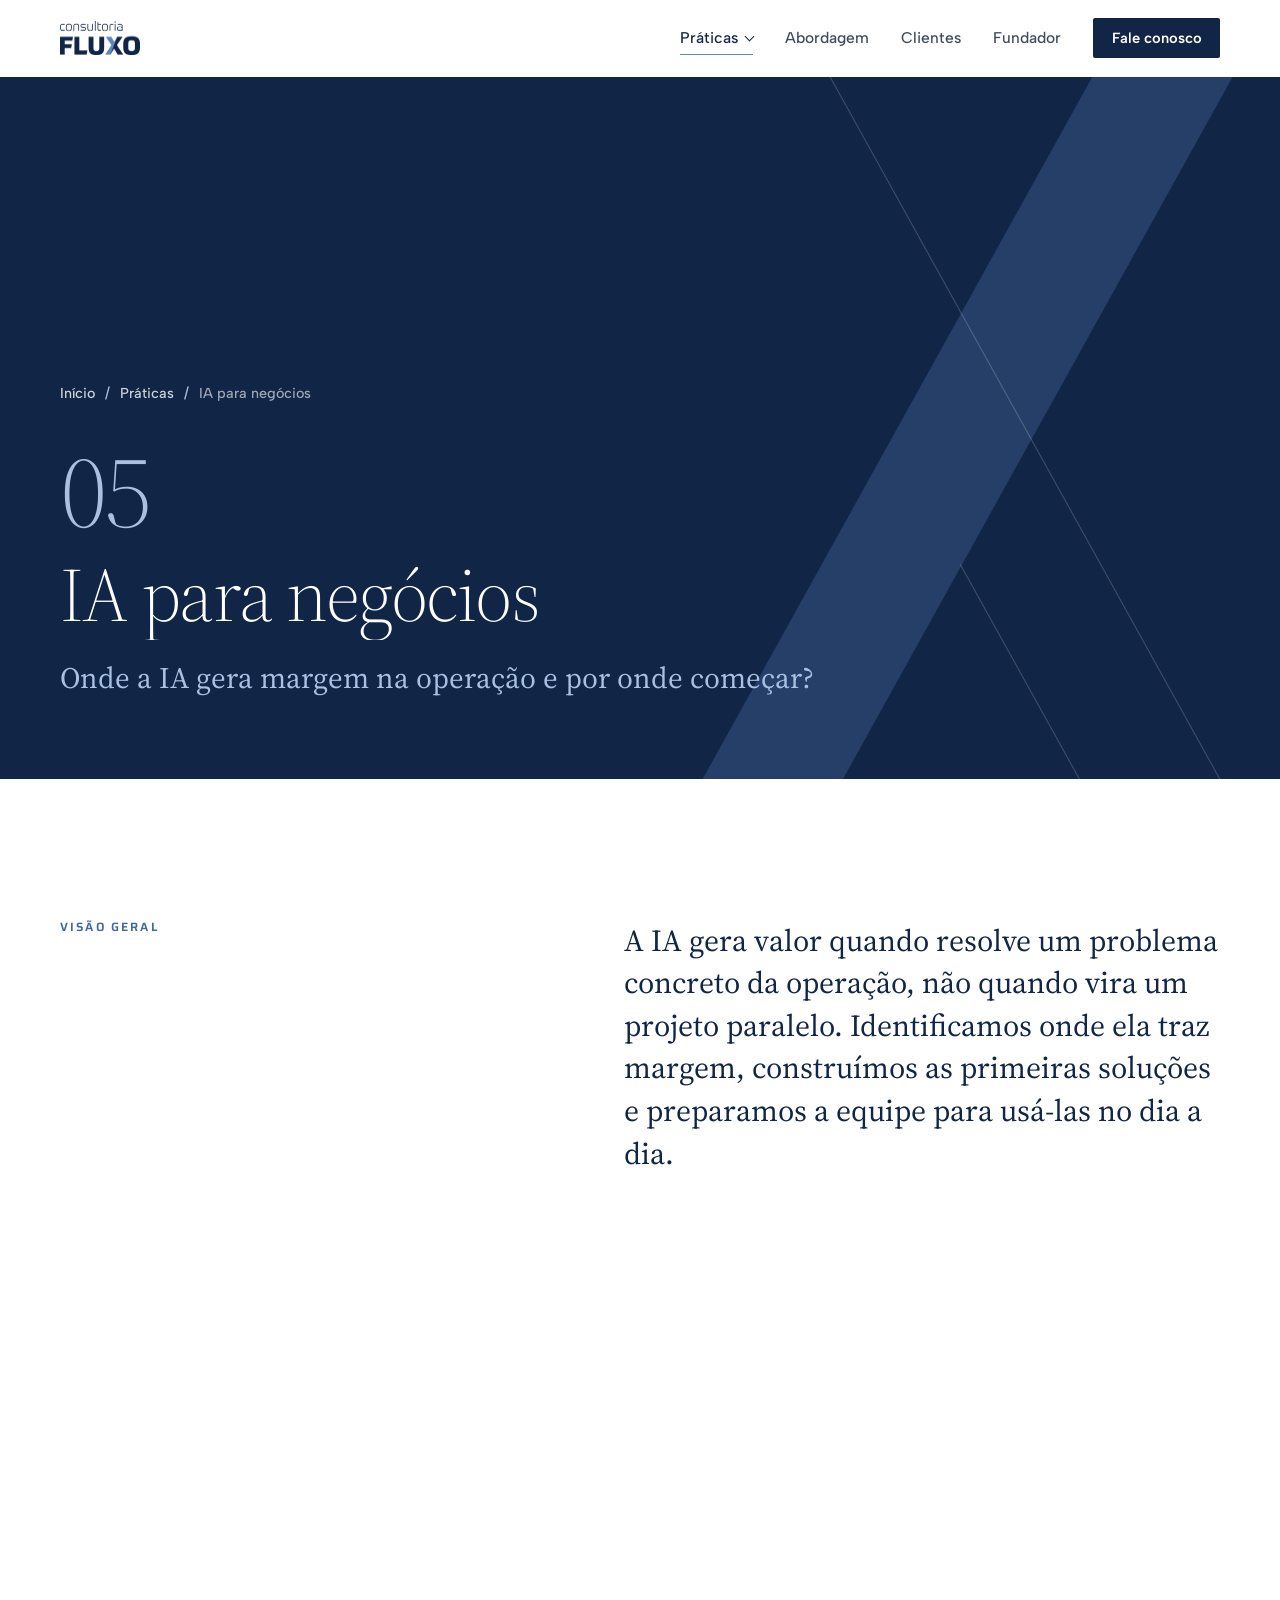
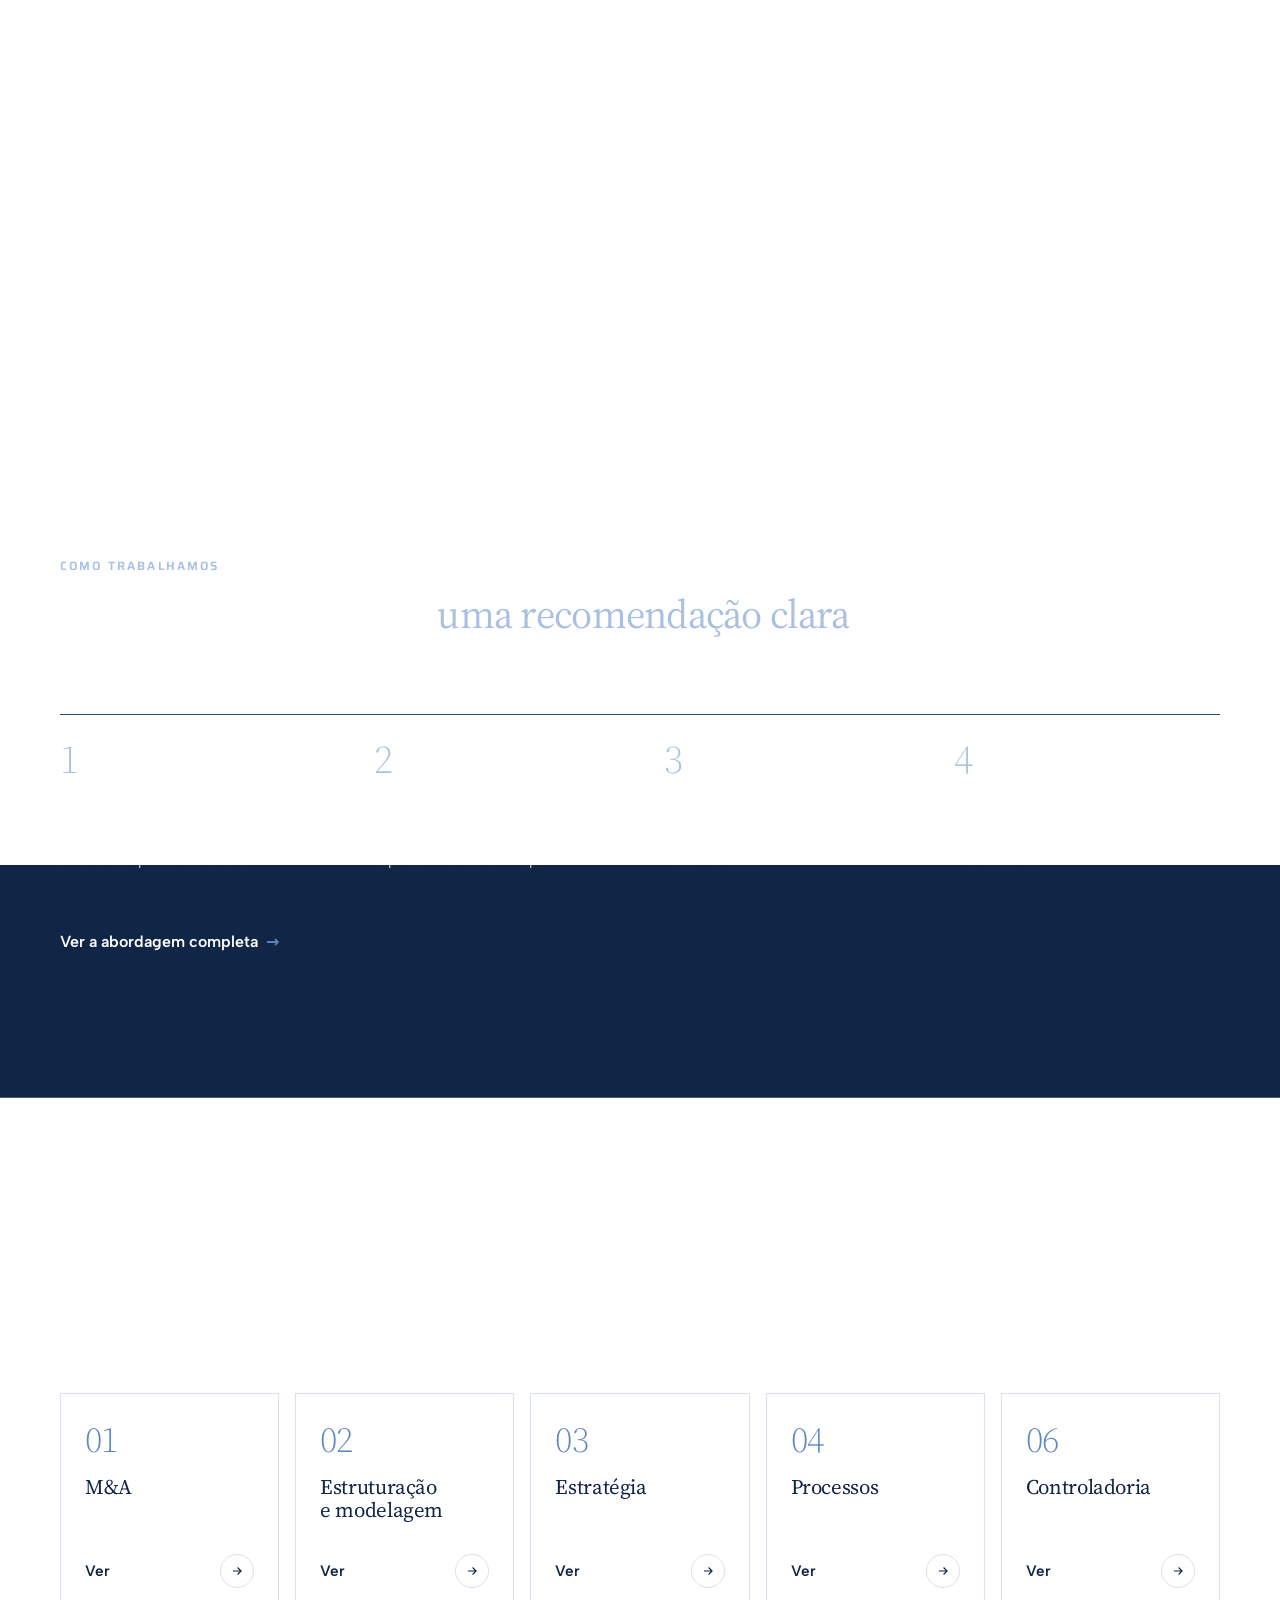
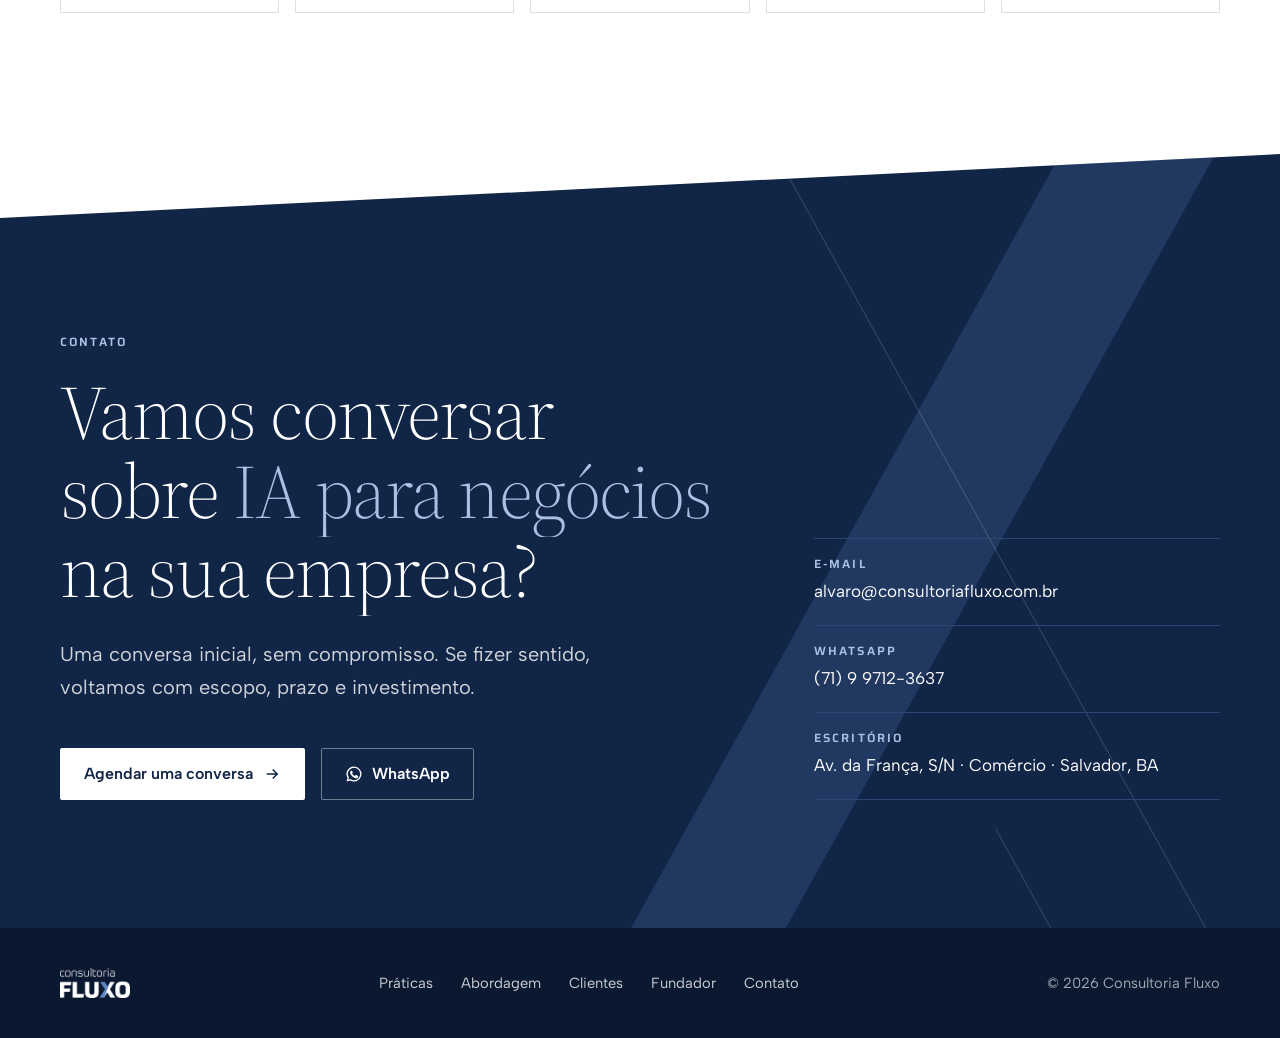
<file: praticas/ia-para-negocios.html>
<!doctype html>
<html lang="pt-BR">
<head>
<meta charset="utf-8">
<meta name="viewport" content="width=device-width, initial-scale=1, viewport-fit=cover">
<title>IA para negócios | Consultoria Fluxo</title>
<meta name="description" content="Mapa de oportunidades de IA, agentes e automações sob medida, workshops para lideranças, governança e adoção.">
<link rel="canonical" href="https://www.consultoriafluxo.com.br/praticas/ia-para-negocios.html">
<meta property="og:type" content="website">
<meta property="og:title" content="IA para negócios | Consultoria Fluxo">
<meta property="og:description" content="Mapa de oportunidades de IA, agentes e automações sob medida, workshops para lideranças, governança e adoção.">
<meta property="og:image" content="https://www.consultoriafluxo.com.br/assets/img/alvaro-perfil.jpg">
<meta property="og:locale" content="pt_BR">
<meta name="theme-color" content="#112546">
<link rel="icon" href="data:image/svg+xml,%3Csvg xmlns='http://www.w3.org/2000/svg' viewBox='0 0 32 32'%3E%3Crect width='32' height='32' rx='6' fill='%23112546'/%3E%3Cpath d='M8 7h6l10 18h-6z' fill='%23fff'/%3E%3Cpath d='M24 7h-5L9 25h5z' fill='%235E86C1'/%3E%3C/svg%3E">
<script>document.documentElement.classList.add('js');setTimeout(function(){if(!window.__fx)document.documentElement.classList.remove('js')},2500)</script>
<link rel="preconnect" href="https://fonts.googleapis.com">
<link rel="preconnect" href="https://fonts.gstatic.com" crossorigin>
<link rel="stylesheet" href="https://fonts.googleapis.com/css2?family=Source+Serif+4:opsz,wght@8..60,300;8..60,400;8..60,500;8..60,600&family=Albert+Sans:wght@400;500;600;700&family=Saira:wght@500;600;700&display=swap">
<link rel="stylesheet" href="../assets/css/fluxo.css">
<script src="../assets/js/fluxo.js" defer></script>
<script type="application/ld+json">{"@context":"https://schema.org","@type":"Service","name":"IA para negócios","serviceType":"IA para negócios","provider":{"@type":"ProfessionalService","name":"Consultoria Fluxo","url":"https://www.consultoriafluxo.com.br"},"areaServed":"BR","url":"https://www.consultoriafluxo.com.br/praticas/ia-para-negocios.html"}</script>
</head>
<body>
<a class="skip" href="#conteudo">Pular para o conteúdo</a>
<header class="top">
  <div class="wrap">
    <a class="brand" href="../index.html#inicio" aria-label="Consultoria Fluxo, início"><img src="../assets/img/logo-azul.png" alt="Consultoria Fluxo" width="80" height="34"></a>
    <nav class="nav" aria-label="Principal">
      <div class="dd"><a href="../index.html#praticas" aria-current="true">Práticas</a><div class="mega"><a href="../praticas/ma.html"><i>01</i><b>M&amp;A</b><span>Quanto vale a empresa e quando vender ou comprar?</span></a><a href="../praticas/estruturacao-e-modelagem.html"><i>02</i><b>Estruturação e modelagem</b><span>Este novo negócio fecha a conta? Com que premissas?</span></a><a href="../praticas/estrategia.html"><i>03</i><b>Estratégia</b><span>Qual é o tamanho real do mercado e onde está o valor?</span></a><a href="../praticas/processos.html"><i>04</i><b>Processos</b><span>Como crescer sem que custo e complexidade cresçam junto?</span></a><a href="../praticas/ia-para-negocios.html" aria-current="page"><i>05</i><b>IA para negócios</b><span>Onde a IA gera margem na operação e por onde começar?</span></a><a href="../praticas/controladoria.html"><i>06</i><b>Controladoria</b><span>Os números chegam ao conselho confiáveis e a tempo?</span></a></div></div>
      <a href="../index.html#abordagem">Abordagem</a>
      <a href="../index.html#clientes">Clientes</a>
      <a href="../index.html#fundador">Fundador</a>
      <a class="btn btn-navy" href="../index.html#contato">Fale conosco</a>
      <button class="burger" aria-label="Abrir menu" aria-expanded="false" aria-controls="mnav"><span></span></button>
    </nav>
  </div>
  <span class="progress" aria-hidden="true"></span>
</header>
<nav class="mnav" id="mnav" aria-label="Menu">
  <a href="../index.html#praticas">Práticas</a><div class="sub"><a href="../praticas/ma.html">01 · M&amp;A</a><a href="../praticas/estruturacao-e-modelagem.html">02 · Estruturação e modelagem</a><a href="../praticas/estrategia.html">03 · Estratégia</a><a href="../praticas/processos.html">04 · Processos</a><a href="../praticas/ia-para-negocios.html">05 · IA para negócios</a><a href="../praticas/controladoria.html">06 · Controladoria</a></div>
  <a href="../index.html#abordagem">Abordagem</a><a href="../index.html#clientes">Clientes</a><a href="../index.html#fundador">Fundador</a><a href="../index.html#contato">Contato</a>
</nav>

<main id="inicio">
  <section class="phero on-navy" id="conteudo">
    <svg class="xmark" data-parallax=".15" viewBox="0 0 600 600" aria-hidden="true"><path class="b" d="M420 0h100L187 600H87z"/><path class="a" d="M80 0h100l333 600H413z"/></svg>
    <div class="wrap">
      <nav class="crumbs" aria-label="Você está em" data-reveal><a href="../index.html">Início</a><span aria-hidden="true">/</span><a href="../index.html#praticas">Práticas</a><span aria-hidden="true">/</span><span>IA para negócios</span></nav>
      <span class="bignum" data-reveal style="--d:1">05</span>
      <h1 data-split>IA para negócios</h1>
      <p class="q" data-reveal style="--d:3">Onde a IA gera margem na operação e por onde começar?</p>
    </div>
  </section>

  <section class="sec">
    <div class="wrap intro">
      <div><p class="label" data-reveal>Visão geral</p></div>
      <p class="big" data-reveal>A IA gera valor quando resolve um problema concreto da operação, não quando vira um projeto paralelo. Identificamos onde ela traz margem, construímos as primeiras soluções e preparamos a equipe para usá-las no dia a dia.</p>
    </div>
  </section>

  <section class="sec" style="padding-top:0" id="como-ajudamos">
    <div class="wrap">
      <div class="sec-head">
        <p class="label" data-reveal>Como ajudamos</p>
        <h2 data-split>O que a prática de IA para negócios <span class="accent">entrega</span></h2>
      </div>
      <div class="svc" data-stagger>
        <article data-reveal><i>a.</i><h3>Mapa de oportunidades de IA</h3><p>Levantamento dos processos com maior potencial, estimativa de impacto e esforço, e priorização em um roadmap realista.</p></article>
        <article data-reveal><i>b.</i><h3>Agentes e automações sob medida</h3><p>Desenvolvimento de assistentes e automações conectados aos sistemas e documentos da empresa, começando pelos casos de uso de retorno mais rápido.</p></article>
        <article data-reveal><i>c.</i><h3>Workshops para lideranças</h3><p>Sessões práticas para que diretores e gestores entendam o que a IA faz bem, onde ela erra e como aplicá-la nas suas áreas.</p></article>
        <article data-reveal><i>d.</i><h3>Governança e adoção</h3><p>Regras de uso, segurança de dados, métricas de adoção e acompanhamento para que as soluções saiam do piloto.</p></article>
      </div>
    </div>
  </section>

  <section class="sec mist">
    <div class="wrap">
      <div class="sec-head">
        <p class="label" data-reveal>Quando faz sentido</p>
        <h2 data-split>Situações em que <span class="accent">costumamos ser chamados</span></h2>
      </div>
      <ul class="when" data-stagger><li data-reveal>Quer usar IA, mas não sabe por onde começar</li><li data-reveal>Tem tarefas repetitivas com documentos, planilhas ou atendimento</li><li data-reveal>Já testou ferramentas, mas a adoção não aconteceu</li></ul>
    </div>
  </section>

  <section class="sec">
    <div class="wrap">
      <div class="sec-head">
        <p class="label" data-reveal>Quem conduz</p>
        <h2 data-split>Senioridade do <span class="accent">início ao fim</span></h2>
      </div>
      <div class="lead" data-reveal>
        <div data-wipe><img src="../assets/img/alvaro-perfil.jpg" alt="Álvaro Bragança" width="1000" height="1500" loading="lazy"></div>
        <div>
          <p class="name">Álvaro Bragança</p>
          <p class="label" style="margin-top:8px">Fundador e sócio-diretor</p>
          <ul><li>McKinsey &amp; Company: Estratégia, due diligence e transformação operacional</li><li>Conduz o projeto do kick-off à recomendação final</li></ul>
        </div>
      </div>
    </div>
  </section>

  <section class="sec on-navy cut-top">
    <div class="bg" aria-hidden="true"><svg class="xmark" data-parallax=".08" viewBox="0 0 600 600" aria-hidden="true"><path class="b" d="M420 0h100L187 600H87z"/><path class="a" d="M80 0h100l333 600H413z"/></svg></div>
    <div class="wrap">
      <div class="sec-head">
        <p class="label" data-reveal>Como trabalhamos</p>
        <h2 data-split>Das perguntas certas a <span class="accent">uma recomendação clara</span></h2>
      </div>
      <ol class="steps" data-stagger><li data-reveal><b>1</b><h3>Imersão</h3><p>Negócio, materiais existentes e árvore de questões-chave.</p></li><li data-reveal><b>2</b><h3>Análise</h3><p>Dados, benchmark e modelagem top-down e bottom-up.</p></li><li data-reveal><b>3</b><h3>Recomendação</h3><p>Cenários, riscos e a decisão recomendada.</p></li><li data-reveal><b>4</b><h3>Implementação</h3><p>Plano de ação, governança e indicadores.</p></li></ol>
      <p data-reveal style="margin-top:56px"><a class="more" href="../index.html#abordagem">Ver a abordagem completa</a></p>
    </div>
  </section>

  <section class="sec">
    <div class="wrap">
      <div class="sec-head">
        <p class="label" data-reveal>Outras práticas</p>
        <h2 data-split>Práticas que costumam <span class="accent">andar juntas</span></h2>
      </div>
      <div class="others" data-stagger>
        <a class="pcard" href="../praticas/ma.html" data-reveal><svg class="xs" viewBox="0 0 600 600" aria-hidden="true"><path d="M420 0h100L187 600H87z" fill="#5E86C1" opacity=".35"/><path d="M80 0h100l333 600H413z" fill="none" stroke="rgba(255,255,255,.3)"/></svg><span class="num">01</span><h3>M&amp;A</h3><span class="go">Ver <svg viewBox="0 0 24 24" fill="none" stroke="currentColor" stroke-width="2" aria-hidden="true"><path d="M5 12h14M13 6l6 6-6 6"/></svg></span></a>
        <a class="pcard" href="../praticas/estruturacao-e-modelagem.html" data-reveal><svg class="xs" viewBox="0 0 600 600" aria-hidden="true"><path d="M420 0h100L187 600H87z" fill="#5E86C1" opacity=".35"/><path d="M80 0h100l333 600H413z" fill="none" stroke="rgba(255,255,255,.3)"/></svg><span class="num">02</span><h3>Estruturação e modelagem</h3><span class="go">Ver <svg viewBox="0 0 24 24" fill="none" stroke="currentColor" stroke-width="2" aria-hidden="true"><path d="M5 12h14M13 6l6 6-6 6"/></svg></span></a>
        <a class="pcard" href="../praticas/estrategia.html" data-reveal><svg class="xs" viewBox="0 0 600 600" aria-hidden="true"><path d="M420 0h100L187 600H87z" fill="#5E86C1" opacity=".35"/><path d="M80 0h100l333 600H413z" fill="none" stroke="rgba(255,255,255,.3)"/></svg><span class="num">03</span><h3>Estratégia</h3><span class="go">Ver <svg viewBox="0 0 24 24" fill="none" stroke="currentColor" stroke-width="2" aria-hidden="true"><path d="M5 12h14M13 6l6 6-6 6"/></svg></span></a>
        <a class="pcard" href="../praticas/processos.html" data-reveal><svg class="xs" viewBox="0 0 600 600" aria-hidden="true"><path d="M420 0h100L187 600H87z" fill="#5E86C1" opacity=".35"/><path d="M80 0h100l333 600H413z" fill="none" stroke="rgba(255,255,255,.3)"/></svg><span class="num">04</span><h3>Processos</h3><span class="go">Ver <svg viewBox="0 0 24 24" fill="none" stroke="currentColor" stroke-width="2" aria-hidden="true"><path d="M5 12h14M13 6l6 6-6 6"/></svg></span></a>
        <a class="pcard" href="../praticas/controladoria.html" data-reveal><svg class="xs" viewBox="0 0 600 600" aria-hidden="true"><path d="M420 0h100L187 600H87z" fill="#5E86C1" opacity=".35"/><path d="M80 0h100l333 600H413z" fill="none" stroke="rgba(255,255,255,.3)"/></svg><span class="num">06</span><h3>Controladoria</h3><span class="go">Ver <svg viewBox="0 0 24 24" fill="none" stroke="currentColor" stroke-width="2" aria-hidden="true"><path d="M5 12h14M13 6l6 6-6 6"/></svg></span></a>
      </div>
    </div>
  </section>

  <section class="contact on-navy cut-top" id="contato">
    <div class="bg" aria-hidden="true"><svg class="xmark" data-parallax=".08" viewBox="0 0 600 600" aria-hidden="true"><path class="b" d="M420 0h100L187 600H87z"/><path class="a" d="M80 0h100l333 600H413z"/></svg></div>
    <div class="wrap">
      <div>
        <p class="label" data-reveal>Contato</p>
        <h2 data-split>Vamos conversar sobre <span class="accent">IA para negócios</span> na sua empresa?</h2>
        <p class="lede" data-reveal>Uma conversa inicial, sem compromisso. Se fizer sentido, voltamos com escopo, prazo e investimento.</p>
        <div class="ctas" data-reveal>
          <a class="btn btn-white" href="mailto:alvaro@consultoriafluxo.com.br?subject=Conversa%20com%20a%20Consultoria%20Fluxo">Agendar uma conversa <svg viewBox="0 0 24 24" fill="none" stroke="currentColor" stroke-width="2" aria-hidden="true"><path d="M5 12h14M13 6l6 6-6 6"/></svg></a>
          <a class="btn btn-ghost" href="https://wa.me/5571997123637?text=Ol%C3%A1%2C%20%C3%81lvaro.%20Vim%20pelo%20site%20da%20Consultoria%20Fluxo%20e%20gostaria%20de%20conversar." target="_blank" rel="noopener"><svg viewBox="0 0 24 24" fill="currentColor" aria-hidden="true"><path d="M12 2a10 10 0 0 0-8.6 15.1L2 22l5-1.3A10 10 0 1 0 12 2Zm0 18.2a8.2 8.2 0 0 1-4.2-1.2l-.3-.2-3 .8.8-2.9-.2-.3A8.2 8.2 0 1 1 12 20.2Zm4.5-6.1c-.2-.1-1.5-.7-1.7-.8-.2-.1-.4-.1-.6.1l-.8 1c-.1.2-.3.2-.5.1a6.7 6.7 0 0 1-3.3-2.9c-.2-.4.2-.4.7-1.3.1-.2 0-.3 0-.4l-.8-1.8c-.2-.5-.4-.4-.6-.4h-.5a1 1 0 0 0-.7.3 3 3 0 0 0-.9 2.2 5.2 5.2 0 0 0 1.1 2.7 11.8 11.8 0 0 0 4.5 4c1.7.7 2.3.8 3.2.6a2.7 2.7 0 0 0 1.8-1.3 2.2 2.2 0 0 0 .2-1.3c-.1-.1-.3-.2-.5-.3Z"/></svg> WhatsApp</a>
        </div>
      </div>
      <ul class="info" data-stagger>
        <li data-reveal><span class="label">E-mail</span><a href="mailto:alvaro@consultoriafluxo.com.br">alvaro@consultoriafluxo.com.br</a></li>
        <li data-reveal><span class="label">WhatsApp</span><a href="https://wa.me/5571997123637" target="_blank" rel="noopener">(71) 9 9712-3637</a></li>
        <li data-reveal><span class="label">Escritório</span><a href="https://www.google.com/maps/search/?api=1&amp;query=Av.+da+Fran%C3%A7a+Com%C3%A9rcio+Salvador+BA+40010-000" target="_blank" rel="noopener">Av. da França, S/N · Comércio · Salvador, BA</a></li>
      </ul>
    </div>
  </section>
</main>
<footer>
  <div class="wrap">
    <img src="../assets/img/logo-branca.png" alt="Consultoria Fluxo" width="70" height="30">
    <nav aria-label="Rodapé"><a href="../index.html#praticas">Práticas</a><a href="../index.html#abordagem">Abordagem</a><a href="../index.html#clientes">Clientes</a><a href="../index.html#fundador">Fundador</a><a href="../index.html#contato">Contato</a></nav>
    <span>© 2026 Consultoria Fluxo</span>
  </div>
</footer>
<a class="wa-float" href="https://wa.me/5571997123637?text=Ol%C3%A1%2C%20%C3%81lvaro.%20Vim%20pelo%20site%20da%20Consultoria%20Fluxo%20e%20gostaria%20de%20conversar." target="_blank" rel="noopener" aria-label="Conversar no WhatsApp"><svg viewBox="0 0 24 24" fill="currentColor" aria-hidden="true"><path d="M12 2a10 10 0 0 0-8.6 15.1L2 22l5-1.3A10 10 0 1 0 12 2Zm0 18.2a8.2 8.2 0 0 1-4.2-1.2l-.3-.2-3 .8.8-2.9-.2-.3A8.2 8.2 0 1 1 12 20.2Zm4.5-6.1c-.2-.1-1.5-.7-1.7-.8-.2-.1-.4-.1-.6.1l-.8 1c-.1.2-.3.2-.5.1a6.7 6.7 0 0 1-3.3-2.9c-.2-.4.2-.4.7-1.3.1-.2 0-.3 0-.4l-.8-1.8c-.2-.5-.4-.4-.6-.4h-.5a1 1 0 0 0-.7.3 3 3 0 0 0-.9 2.2 5.2 5.2 0 0 0 1.1 2.7 11.8 11.8 0 0 0 4.5 4c1.7.7 2.3.8 3.2.6a2.7 2.7 0 0 0 1.8-1.3 2.2 2.2 0 0 0 .2-1.3c-.1-.1-.3-.2-.5-.3Z"/></svg></a>
</body>
</html>
</file>
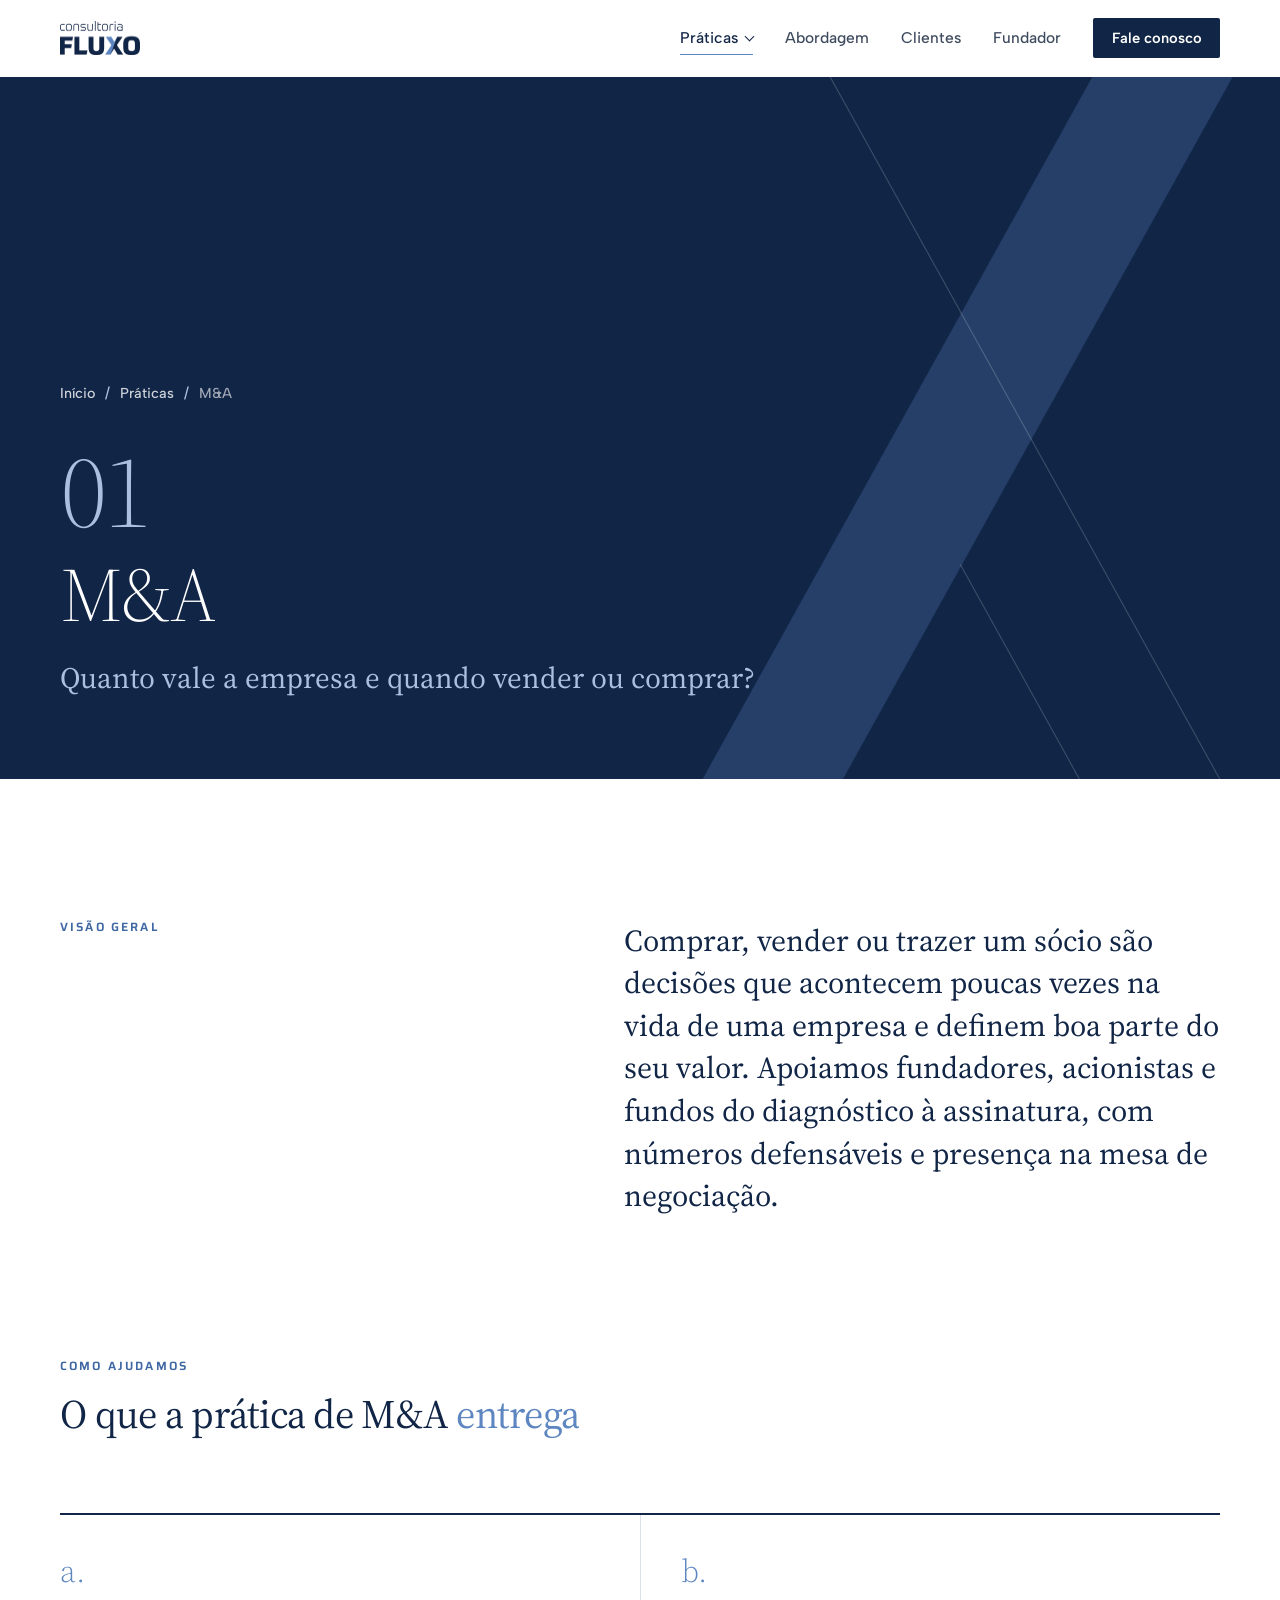
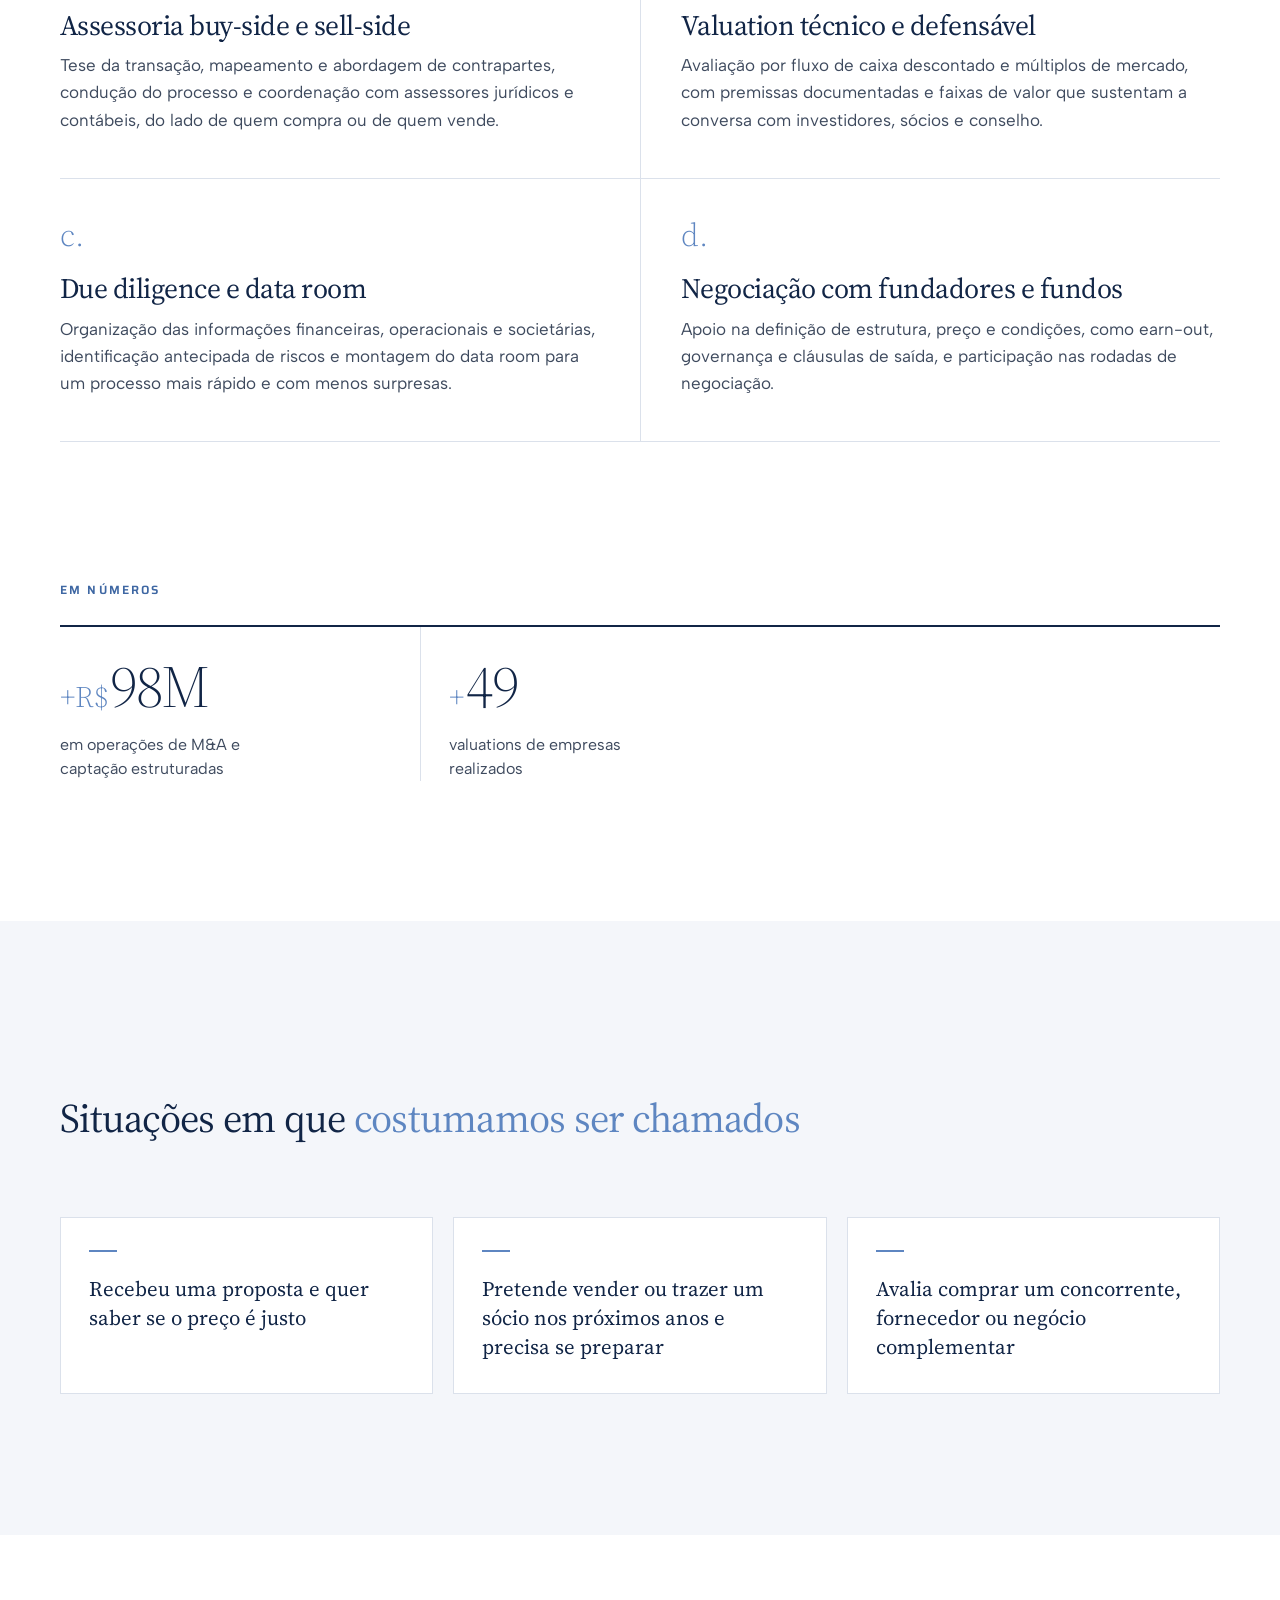
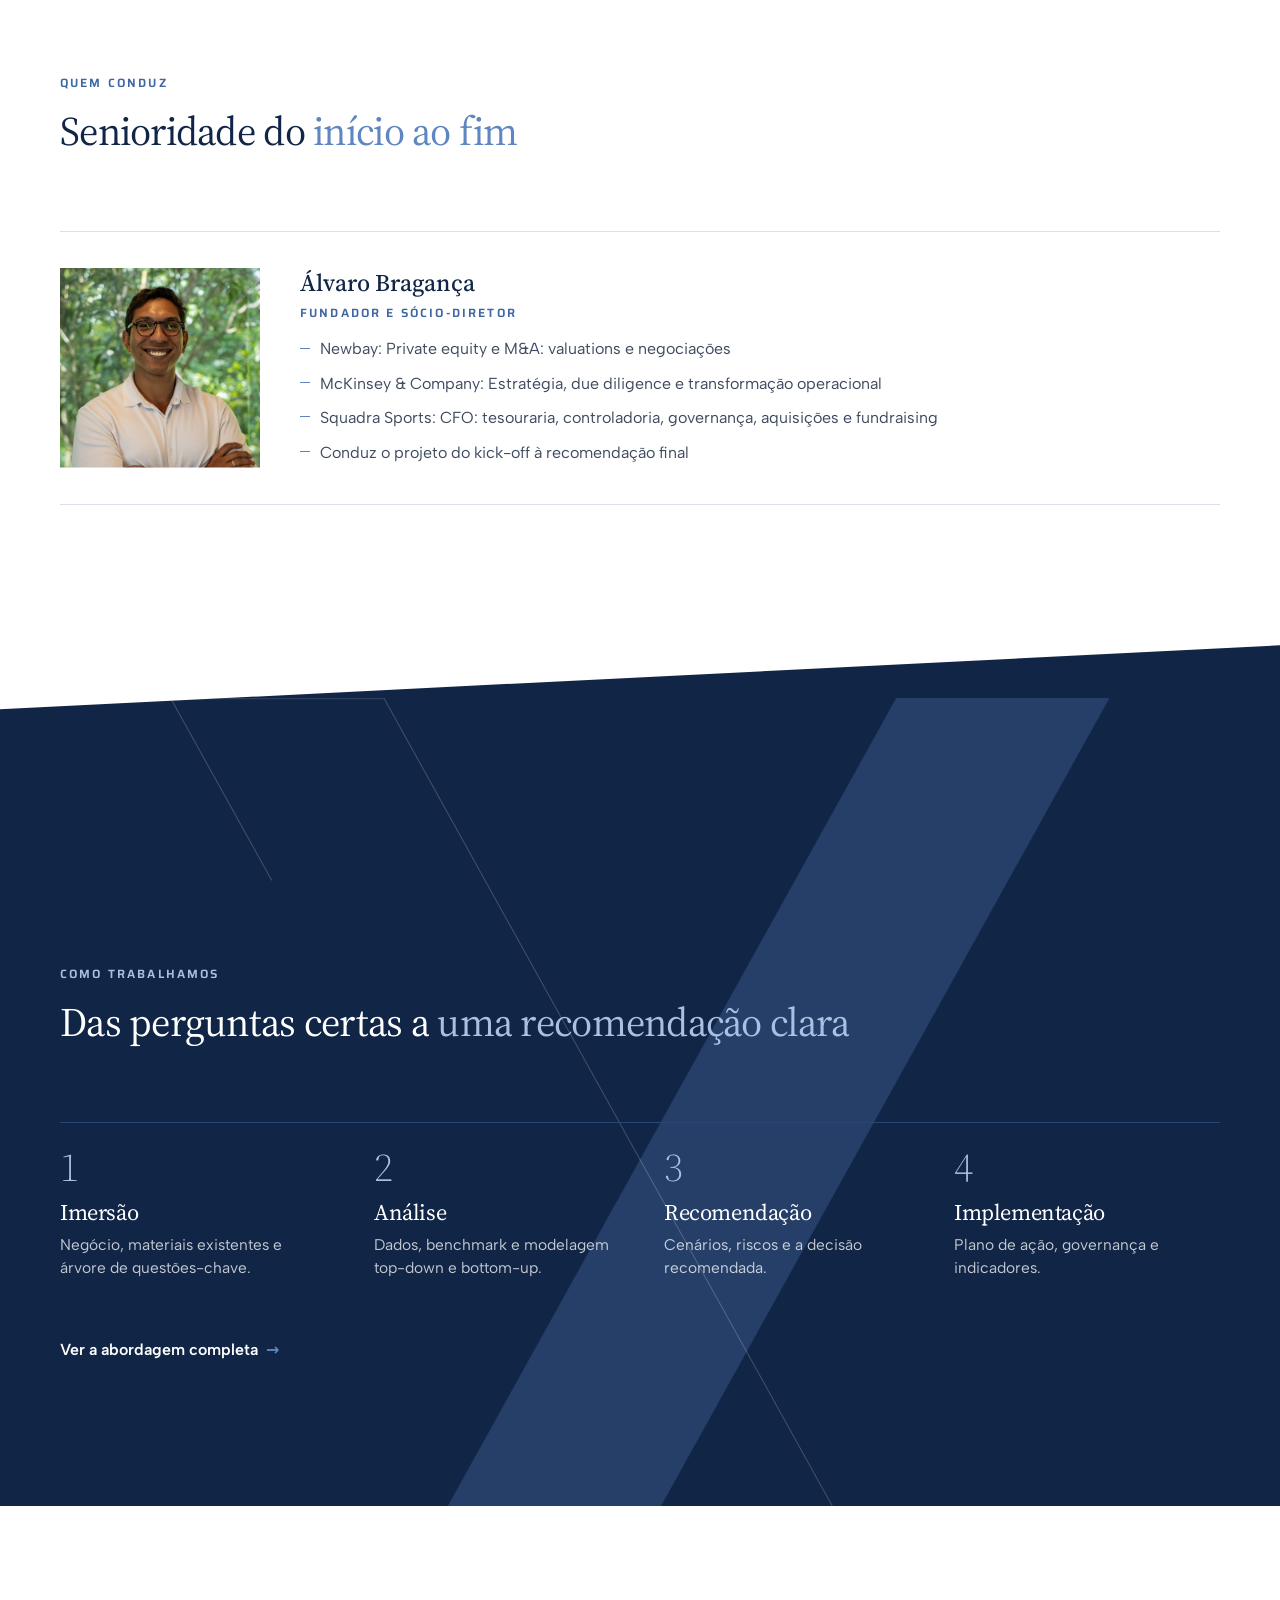
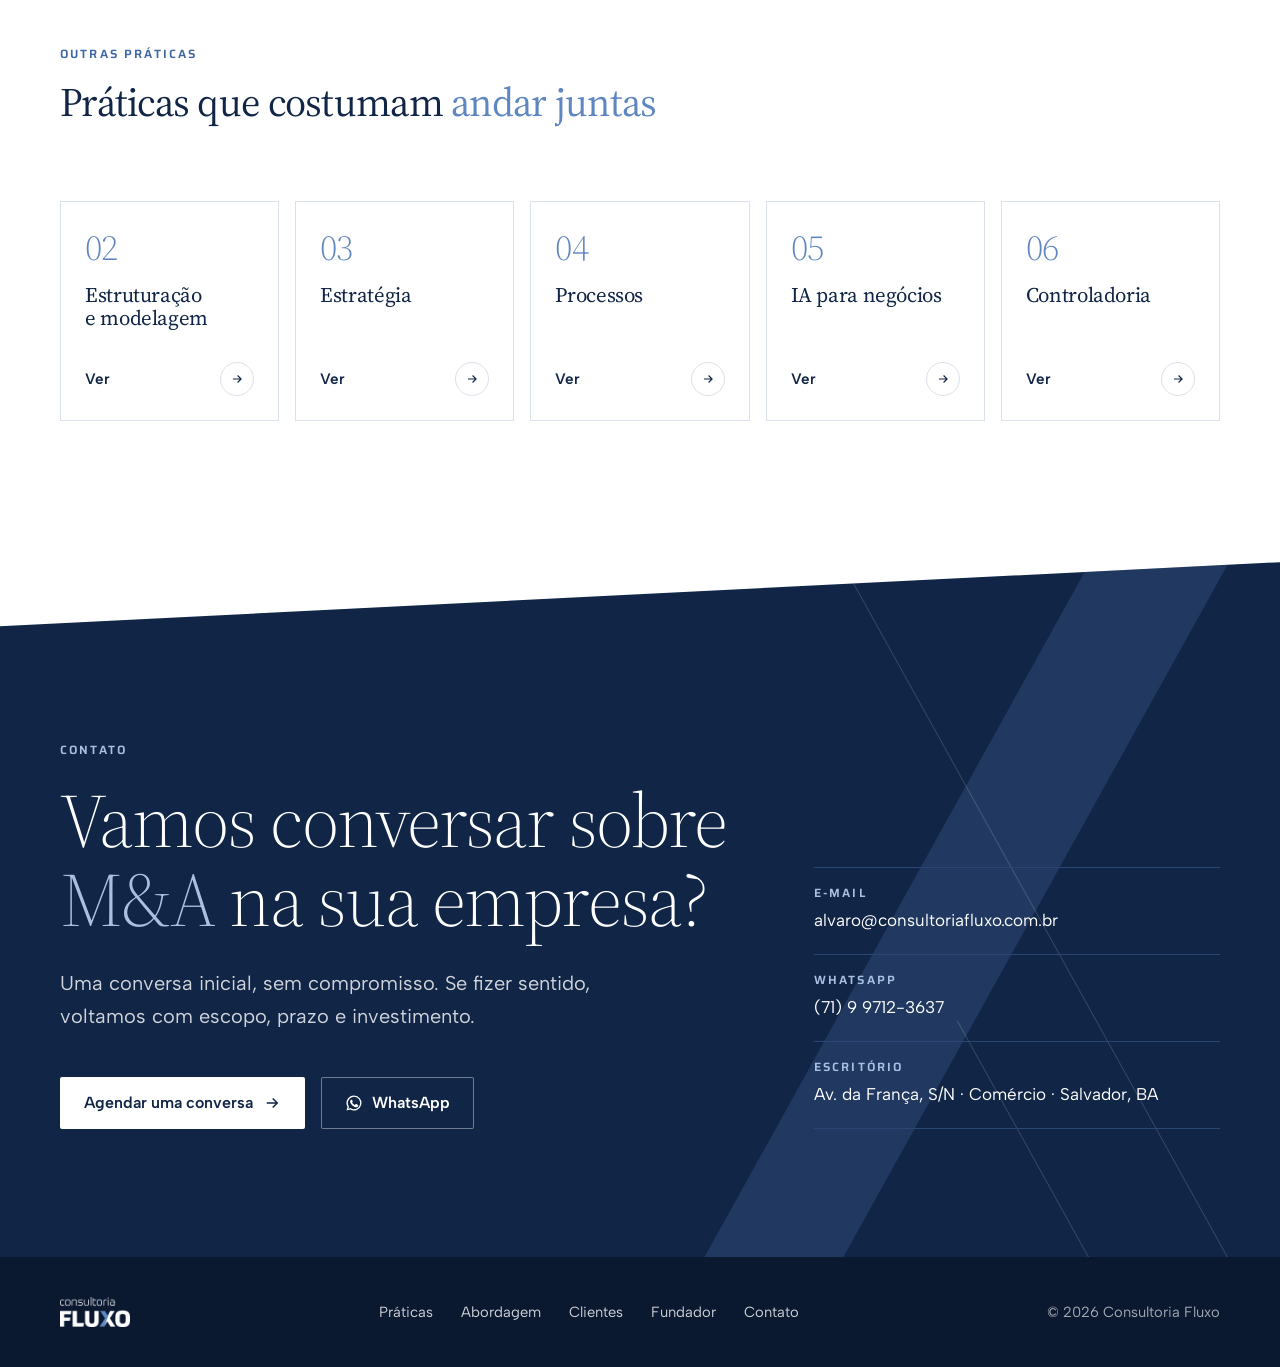
<file: praticas/ma.html>
<!doctype html>
<html lang="pt-BR">
<head>
<meta charset="utf-8">
<meta name="viewport" content="width=device-width, initial-scale=1, viewport-fit=cover">
<title>M&amp;A | Consultoria Fluxo</title>
<meta name="description" content="Assessoria em M&amp;A para fundadores, acionistas e fundos: buy-side e sell-side, valuation, due diligence e negociação.">
<link rel="canonical" href="https://www.consultoriafluxo.com.br/praticas/ma.html">
<meta property="og:type" content="website">
<meta property="og:title" content="M&amp;A | Consultoria Fluxo">
<meta property="og:description" content="Assessoria em M&amp;A para fundadores, acionistas e fundos: buy-side e sell-side, valuation, due diligence e negociação.">
<meta property="og:image" content="https://www.consultoriafluxo.com.br/assets/img/alvaro-perfil.jpg">
<meta property="og:locale" content="pt_BR">
<meta name="theme-color" content="#112546">
<link rel="icon" href="data:image/svg+xml,%3Csvg xmlns='http://www.w3.org/2000/svg' viewBox='0 0 32 32'%3E%3Crect width='32' height='32' rx='6' fill='%23112546'/%3E%3Cpath d='M8 7h6l10 18h-6z' fill='%23fff'/%3E%3Cpath d='M24 7h-5L9 25h5z' fill='%235E86C1'/%3E%3C/svg%3E">
<script>document.documentElement.classList.add('js');setTimeout(function(){if(!window.__fx)document.documentElement.classList.remove('js')},2500)</script>
<link rel="preconnect" href="https://fonts.googleapis.com">
<link rel="preconnect" href="https://fonts.gstatic.com" crossorigin>
<link rel="stylesheet" href="https://fonts.googleapis.com/css2?family=Source+Serif+4:opsz,wght@8..60,300;8..60,400;8..60,500;8..60,600&family=Albert+Sans:wght@400;500;600;700&family=Saira:wght@500;600;700&display=swap">
<link rel="stylesheet" href="../assets/css/fluxo.css">
<script src="../assets/js/fluxo.js" defer></script>
<script type="application/ld+json">{"@context":"https://schema.org","@type":"Service","name":"M&A","serviceType":"M&A","provider":{"@type":"ProfessionalService","name":"Consultoria Fluxo","url":"https://www.consultoriafluxo.com.br"},"areaServed":"BR","url":"https://www.consultoriafluxo.com.br/praticas/ma.html"}</script>
</head>
<body>
<a class="skip" href="#conteudo">Pular para o conteúdo</a>
<header class="top">
  <div class="wrap">
    <a class="brand" href="../index.html#inicio" aria-label="Consultoria Fluxo, início"><img src="../assets/img/logo-azul.png" alt="Consultoria Fluxo" width="80" height="34"></a>
    <nav class="nav" aria-label="Principal">
      <div class="dd"><a href="../index.html#praticas" aria-current="true">Práticas</a><div class="mega"><a href="../praticas/ma.html" aria-current="page"><i>01</i><b>M&amp;A</b><span>Quanto vale a empresa e quando vender ou comprar?</span></a><a href="../praticas/estruturacao-e-modelagem.html"><i>02</i><b>Estruturação e modelagem</b><span>Este novo negócio fecha a conta? Com que premissas?</span></a><a href="../praticas/estrategia.html"><i>03</i><b>Estratégia</b><span>Qual é o tamanho real do mercado e onde está o valor?</span></a><a href="../praticas/processos.html"><i>04</i><b>Processos</b><span>Como crescer sem que custo e complexidade cresçam junto?</span></a><a href="../praticas/ia-para-negocios.html"><i>05</i><b>IA para negócios</b><span>Onde a IA gera margem na operação e por onde começar?</span></a><a href="../praticas/controladoria.html"><i>06</i><b>Controladoria</b><span>Os números chegam ao conselho confiáveis e a tempo?</span></a></div></div>
      <a href="../index.html#abordagem">Abordagem</a>
      <a href="../index.html#clientes">Clientes</a>
      <a href="../index.html#fundador">Fundador</a>
      <a class="btn btn-navy" href="../index.html#contato">Fale conosco</a>
      <button class="burger" aria-label="Abrir menu" aria-expanded="false" aria-controls="mnav"><span></span></button>
    </nav>
  </div>
  <span class="progress" aria-hidden="true"></span>
</header>
<nav class="mnav" id="mnav" aria-label="Menu">
  <a href="../index.html#praticas">Práticas</a><div class="sub"><a href="../praticas/ma.html">01 · M&amp;A</a><a href="../praticas/estruturacao-e-modelagem.html">02 · Estruturação e modelagem</a><a href="../praticas/estrategia.html">03 · Estratégia</a><a href="../praticas/processos.html">04 · Processos</a><a href="../praticas/ia-para-negocios.html">05 · IA para negócios</a><a href="../praticas/controladoria.html">06 · Controladoria</a></div>
  <a href="../index.html#abordagem">Abordagem</a><a href="../index.html#clientes">Clientes</a><a href="../index.html#fundador">Fundador</a><a href="../index.html#contato">Contato</a>
</nav>

<main id="inicio">
  <section class="phero on-navy" id="conteudo">
    <svg class="xmark" data-parallax=".15" viewBox="0 0 600 600" aria-hidden="true"><path class="b" d="M420 0h100L187 600H87z"/><path class="a" d="M80 0h100l333 600H413z"/></svg>
    <div class="wrap">
      <nav class="crumbs" aria-label="Você está em" data-reveal><a href="../index.html">Início</a><span aria-hidden="true">/</span><a href="../index.html#praticas">Práticas</a><span aria-hidden="true">/</span><span>M&amp;A</span></nav>
      <span class="bignum" data-reveal style="--d:1">01</span>
      <h1 data-split>M&amp;A</h1>
      <p class="q" data-reveal style="--d:3">Quanto vale a empresa e quando vender ou comprar?</p>
    </div>
  </section>

  <section class="sec">
    <div class="wrap intro">
      <div><p class="label" data-reveal>Visão geral</p></div>
      <p class="big" data-reveal>Comprar, vender ou trazer um sócio são decisões que acontecem poucas vezes na vida de uma empresa e definem boa parte do seu valor. Apoiamos fundadores, acionistas e fundos do diagnóstico à assinatura, com números defensáveis e presença na mesa de negociação.</p>
    </div>
  </section>

  <section class="sec" style="padding-top:0" id="como-ajudamos">
    <div class="wrap">
      <div class="sec-head">
        <p class="label" data-reveal>Como ajudamos</p>
        <h2 data-split>O que a prática de M&amp;A <span class="accent">entrega</span></h2>
      </div>
      <div class="svc" data-stagger>
        <article data-reveal><i>a.</i><h3>Assessoria buy-side e sell-side</h3><p>Tese da transação, mapeamento e abordagem de contrapartes, condução do processo e coordenação com assessores jurídicos e contábeis, do lado de quem compra ou de quem vende.</p></article>
        <article data-reveal><i>b.</i><h3>Valuation técnico e defensável</h3><p>Avaliação por fluxo de caixa descontado e múltiplos de mercado, com premissas documentadas e faixas de valor que sustentam a conversa com investidores, sócios e conselho.</p></article>
        <article data-reveal><i>c.</i><h3>Due diligence e data room</h3><p>Organização das informações financeiras, operacionais e societárias, identificação antecipada de riscos e montagem do data room para um processo mais rápido e com menos surpresas.</p></article>
        <article data-reveal><i>d.</i><h3>Negociação com fundadores e fundos</h3><p>Apoio na definição de estrutura, preço e condições, como earn-out, governança e cláusulas de saída, e participação nas rodadas de negociação.</p></article>
      </div>
    </div>
  </section>

  <section class="sec" style="padding-top:0">
    <div class="wrap">
      <p class="label" data-reveal style="margin-bottom:28px">Em números</p>
      <div class="stats n2" data-stagger><div class="stat" data-reveal><b><small>+R$</small><span data-count="100">100</span>M</b><span class="d">em operações de M&amp;A e captação estruturadas</span></div><div class="stat" data-reveal><b><small>+</small><span data-count="50">50</span></b><span class="d">valuations de empresas realizados</span></div></div>
    </div>
  </section>
  <section class="sec mist">
    <div class="wrap">
      <div class="sec-head">
        <p class="label" data-reveal>Quando faz sentido</p>
        <h2 data-split>Situações em que <span class="accent">costumamos ser chamados</span></h2>
      </div>
      <ul class="when" data-stagger><li data-reveal>Recebeu uma proposta e quer saber se o preço é justo</li><li data-reveal>Pretende vender ou trazer um sócio nos próximos anos e precisa se preparar</li><li data-reveal>Avalia comprar um concorrente, fornecedor ou negócio complementar</li></ul>
    </div>
  </section>

  <section class="sec">
    <div class="wrap">
      <div class="sec-head">
        <p class="label" data-reveal>Quem conduz</p>
        <h2 data-split>Senioridade do <span class="accent">início ao fim</span></h2>
      </div>
      <div class="lead" data-reveal>
        <div data-wipe><img src="../assets/img/alvaro-perfil.jpg" alt="Álvaro Bragança" width="1000" height="1500" loading="lazy"></div>
        <div>
          <p class="name">Álvaro Bragança</p>
          <p class="label" style="margin-top:8px">Fundador e sócio-diretor</p>
          <ul><li>Newbay: Private equity e M&amp;A: valuations e negociações</li><li>McKinsey &amp; Company: Estratégia, due diligence e transformação operacional</li><li>Squadra Sports: CFO: tesouraria, controladoria, governança, aquisições e fundraising</li><li>Conduz o projeto do kick-off à recomendação final</li></ul>
        </div>
      </div>
    </div>
  </section>

  <section class="sec on-navy cut-top">
    <div class="bg" aria-hidden="true"><svg class="xmark" data-parallax=".08" viewBox="0 0 600 600" aria-hidden="true"><path class="b" d="M420 0h100L187 600H87z"/><path class="a" d="M80 0h100l333 600H413z"/></svg></div>
    <div class="wrap">
      <div class="sec-head">
        <p class="label" data-reveal>Como trabalhamos</p>
        <h2 data-split>Das perguntas certas a <span class="accent">uma recomendação clara</span></h2>
      </div>
      <ol class="steps" data-stagger><li data-reveal><b>1</b><h3>Imersão</h3><p>Negócio, materiais existentes e árvore de questões-chave.</p></li><li data-reveal><b>2</b><h3>Análise</h3><p>Dados, benchmark e modelagem top-down e bottom-up.</p></li><li data-reveal><b>3</b><h3>Recomendação</h3><p>Cenários, riscos e a decisão recomendada.</p></li><li data-reveal><b>4</b><h3>Implementação</h3><p>Plano de ação, governança e indicadores.</p></li></ol>
      <p data-reveal style="margin-top:56px"><a class="more" href="../index.html#abordagem">Ver a abordagem completa</a></p>
    </div>
  </section>

  <section class="sec">
    <div class="wrap">
      <div class="sec-head">
        <p class="label" data-reveal>Outras práticas</p>
        <h2 data-split>Práticas que costumam <span class="accent">andar juntas</span></h2>
      </div>
      <div class="others" data-stagger>
        <a class="pcard" href="../praticas/estruturacao-e-modelagem.html" data-reveal><svg class="xs" viewBox="0 0 600 600" aria-hidden="true"><path d="M420 0h100L187 600H87z" fill="#5E86C1" opacity=".35"/><path d="M80 0h100l333 600H413z" fill="none" stroke="rgba(255,255,255,.3)"/></svg><span class="num">02</span><h3>Estruturação e modelagem</h3><span class="go">Ver <svg viewBox="0 0 24 24" fill="none" stroke="currentColor" stroke-width="2" aria-hidden="true"><path d="M5 12h14M13 6l6 6-6 6"/></svg></span></a>
        <a class="pcard" href="../praticas/estrategia.html" data-reveal><svg class="xs" viewBox="0 0 600 600" aria-hidden="true"><path d="M420 0h100L187 600H87z" fill="#5E86C1" opacity=".35"/><path d="M80 0h100l333 600H413z" fill="none" stroke="rgba(255,255,255,.3)"/></svg><span class="num">03</span><h3>Estratégia</h3><span class="go">Ver <svg viewBox="0 0 24 24" fill="none" stroke="currentColor" stroke-width="2" aria-hidden="true"><path d="M5 12h14M13 6l6 6-6 6"/></svg></span></a>
        <a class="pcard" href="../praticas/processos.html" data-reveal><svg class="xs" viewBox="0 0 600 600" aria-hidden="true"><path d="M420 0h100L187 600H87z" fill="#5E86C1" opacity=".35"/><path d="M80 0h100l333 600H413z" fill="none" stroke="rgba(255,255,255,.3)"/></svg><span class="num">04</span><h3>Processos</h3><span class="go">Ver <svg viewBox="0 0 24 24" fill="none" stroke="currentColor" stroke-width="2" aria-hidden="true"><path d="M5 12h14M13 6l6 6-6 6"/></svg></span></a>
        <a class="pcard" href="../praticas/ia-para-negocios.html" data-reveal><svg class="xs" viewBox="0 0 600 600" aria-hidden="true"><path d="M420 0h100L187 600H87z" fill="#5E86C1" opacity=".35"/><path d="M80 0h100l333 600H413z" fill="none" stroke="rgba(255,255,255,.3)"/></svg><span class="num">05</span><h3>IA para negócios</h3><span class="go">Ver <svg viewBox="0 0 24 24" fill="none" stroke="currentColor" stroke-width="2" aria-hidden="true"><path d="M5 12h14M13 6l6 6-6 6"/></svg></span></a>
        <a class="pcard" href="../praticas/controladoria.html" data-reveal><svg class="xs" viewBox="0 0 600 600" aria-hidden="true"><path d="M420 0h100L187 600H87z" fill="#5E86C1" opacity=".35"/><path d="M80 0h100l333 600H413z" fill="none" stroke="rgba(255,255,255,.3)"/></svg><span class="num">06</span><h3>Controladoria</h3><span class="go">Ver <svg viewBox="0 0 24 24" fill="none" stroke="currentColor" stroke-width="2" aria-hidden="true"><path d="M5 12h14M13 6l6 6-6 6"/></svg></span></a>
      </div>
    </div>
  </section>

  <section class="contact on-navy cut-top" id="contato">
    <div class="bg" aria-hidden="true"><svg class="xmark" data-parallax=".08" viewBox="0 0 600 600" aria-hidden="true"><path class="b" d="M420 0h100L187 600H87z"/><path class="a" d="M80 0h100l333 600H413z"/></svg></div>
    <div class="wrap">
      <div>
        <p class="label" data-reveal>Contato</p>
        <h2 data-split>Vamos conversar sobre <span class="accent">M&amp;A</span> na sua empresa?</h2>
        <p class="lede" data-reveal>Uma conversa inicial, sem compromisso. Se fizer sentido, voltamos com escopo, prazo e investimento.</p>
        <div class="ctas" data-reveal>
          <a class="btn btn-white" href="mailto:alvaro@consultoriafluxo.com.br?subject=Conversa%20com%20a%20Consultoria%20Fluxo">Agendar uma conversa <svg viewBox="0 0 24 24" fill="none" stroke="currentColor" stroke-width="2" aria-hidden="true"><path d="M5 12h14M13 6l6 6-6 6"/></svg></a>
          <a class="btn btn-ghost" href="https://wa.me/5571997123637?text=Ol%C3%A1%2C%20%C3%81lvaro.%20Vim%20pelo%20site%20da%20Consultoria%20Fluxo%20e%20gostaria%20de%20conversar." target="_blank" rel="noopener"><svg viewBox="0 0 24 24" fill="currentColor" aria-hidden="true"><path d="M12 2a10 10 0 0 0-8.6 15.1L2 22l5-1.3A10 10 0 1 0 12 2Zm0 18.2a8.2 8.2 0 0 1-4.2-1.2l-.3-.2-3 .8.8-2.9-.2-.3A8.2 8.2 0 1 1 12 20.2Zm4.5-6.1c-.2-.1-1.5-.7-1.7-.8-.2-.1-.4-.1-.6.1l-.8 1c-.1.2-.3.2-.5.1a6.7 6.7 0 0 1-3.3-2.9c-.2-.4.2-.4.7-1.3.1-.2 0-.3 0-.4l-.8-1.8c-.2-.5-.4-.4-.6-.4h-.5a1 1 0 0 0-.7.3 3 3 0 0 0-.9 2.2 5.2 5.2 0 0 0 1.1 2.7 11.8 11.8 0 0 0 4.5 4c1.7.7 2.3.8 3.2.6a2.7 2.7 0 0 0 1.8-1.3 2.2 2.2 0 0 0 .2-1.3c-.1-.1-.3-.2-.5-.3Z"/></svg> WhatsApp</a>
        </div>
      </div>
      <ul class="info" data-stagger>
        <li data-reveal><span class="label">E-mail</span><a href="mailto:alvaro@consultoriafluxo.com.br">alvaro@consultoriafluxo.com.br</a></li>
        <li data-reveal><span class="label">WhatsApp</span><a href="https://wa.me/5571997123637" target="_blank" rel="noopener">(71) 9 9712-3637</a></li>
        <li data-reveal><span class="label">Escritório</span><a href="https://www.google.com/maps/search/?api=1&amp;query=Av.+da+Fran%C3%A7a+Com%C3%A9rcio+Salvador+BA+40010-000" target="_blank" rel="noopener">Av. da França, S/N · Comércio · Salvador, BA</a></li>
      </ul>
    </div>
  </section>
</main>
<footer>
  <div class="wrap">
    <img src="../assets/img/logo-branca.png" alt="Consultoria Fluxo" width="70" height="30">
    <nav aria-label="Rodapé"><a href="../index.html#praticas">Práticas</a><a href="../index.html#abordagem">Abordagem</a><a href="../index.html#clientes">Clientes</a><a href="../index.html#fundador">Fundador</a><a href="../index.html#contato">Contato</a></nav>
    <span>© 2026 Consultoria Fluxo</span>
  </div>
</footer>
<a class="wa-float" href="https://wa.me/5571997123637?text=Ol%C3%A1%2C%20%C3%81lvaro.%20Vim%20pelo%20site%20da%20Consultoria%20Fluxo%20e%20gostaria%20de%20conversar." target="_blank" rel="noopener" aria-label="Conversar no WhatsApp"><svg viewBox="0 0 24 24" fill="currentColor" aria-hidden="true"><path d="M12 2a10 10 0 0 0-8.6 15.1L2 22l5-1.3A10 10 0 1 0 12 2Zm0 18.2a8.2 8.2 0 0 1-4.2-1.2l-.3-.2-3 .8.8-2.9-.2-.3A8.2 8.2 0 1 1 12 20.2Zm4.5-6.1c-.2-.1-1.5-.7-1.7-.8-.2-.1-.4-.1-.6.1l-.8 1c-.1.2-.3.2-.5.1a6.7 6.7 0 0 1-3.3-2.9c-.2-.4.2-.4.7-1.3.1-.2 0-.3 0-.4l-.8-1.8c-.2-.5-.4-.4-.6-.4h-.5a1 1 0 0 0-.7.3 3 3 0 0 0-.9 2.2 5.2 5.2 0 0 0 1.1 2.7 11.8 11.8 0 0 0 4.5 4c1.7.7 2.3.8 3.2.6a2.7 2.7 0 0 0 1.8-1.3 2.2 2.2 0 0 0 .2-1.3c-.1-.1-.3-.2-.5-.3Z"/></svg></a>
</body>
</html>
</file>
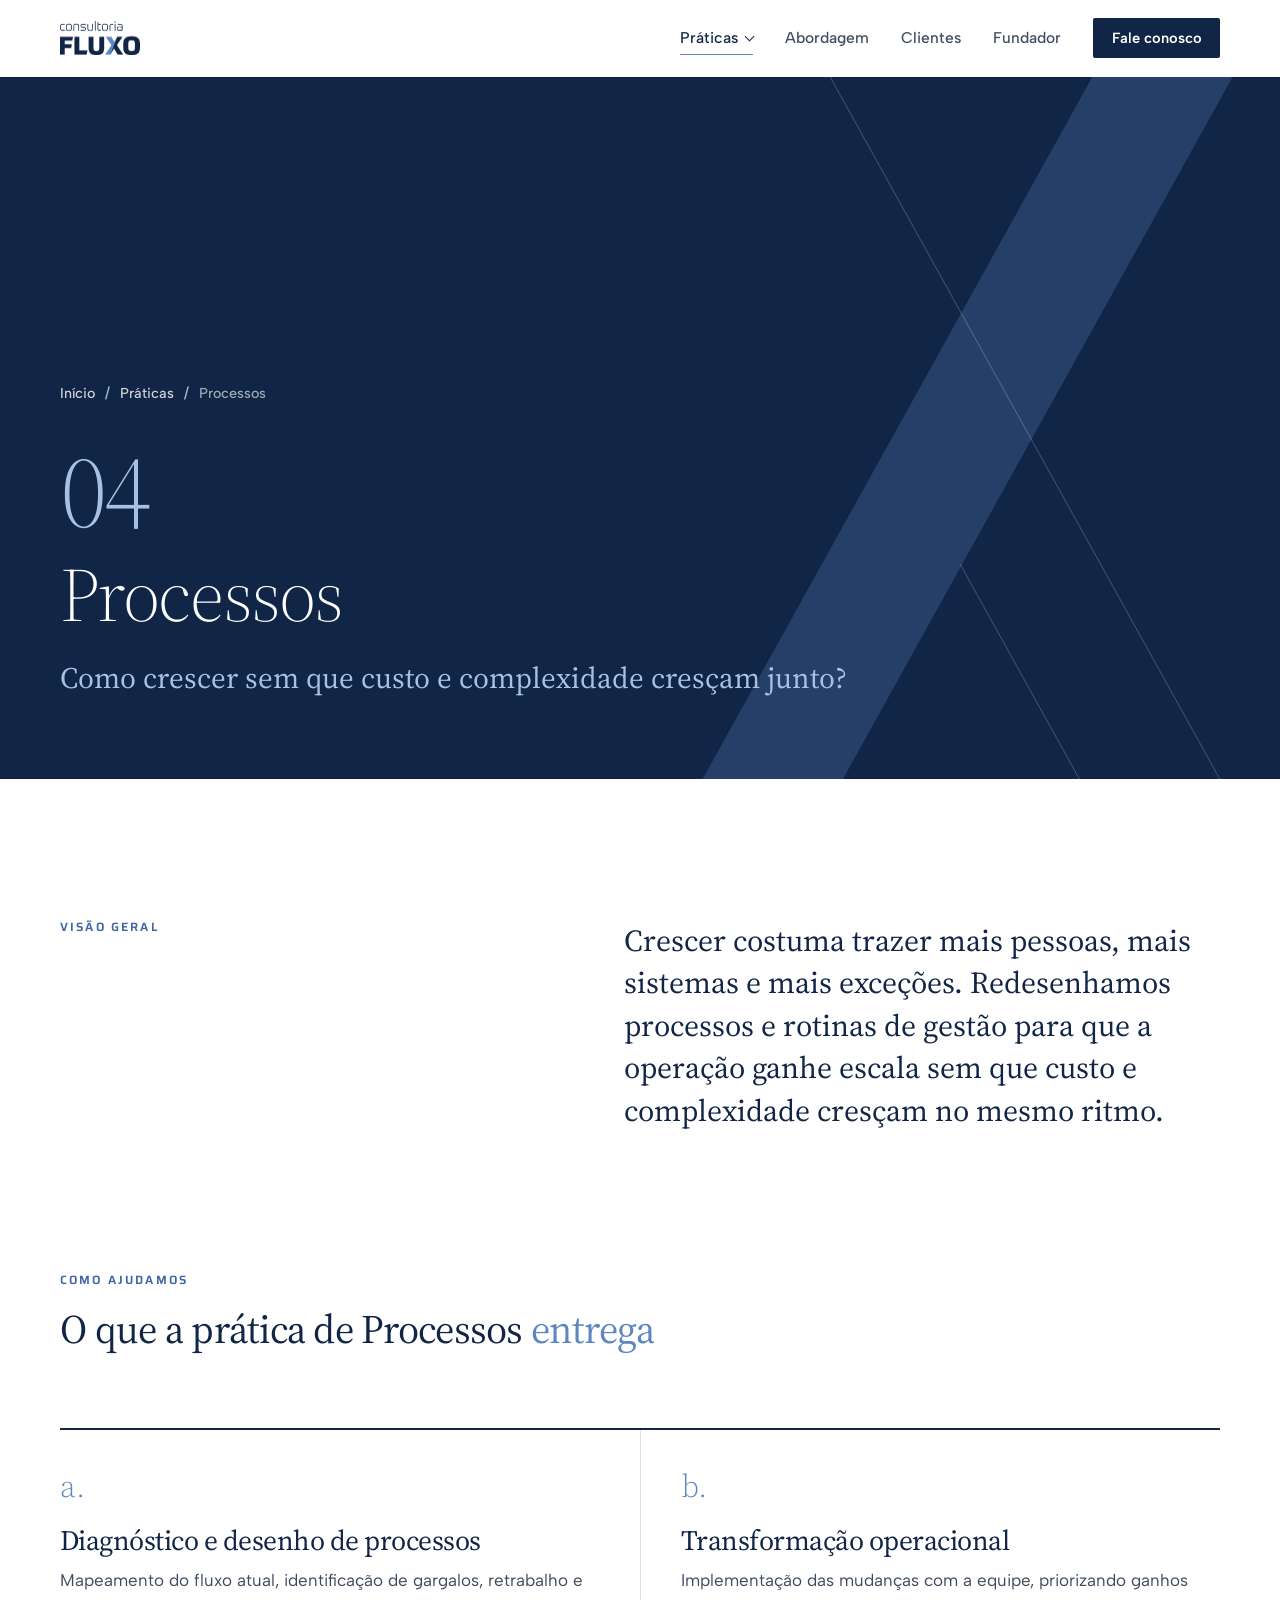
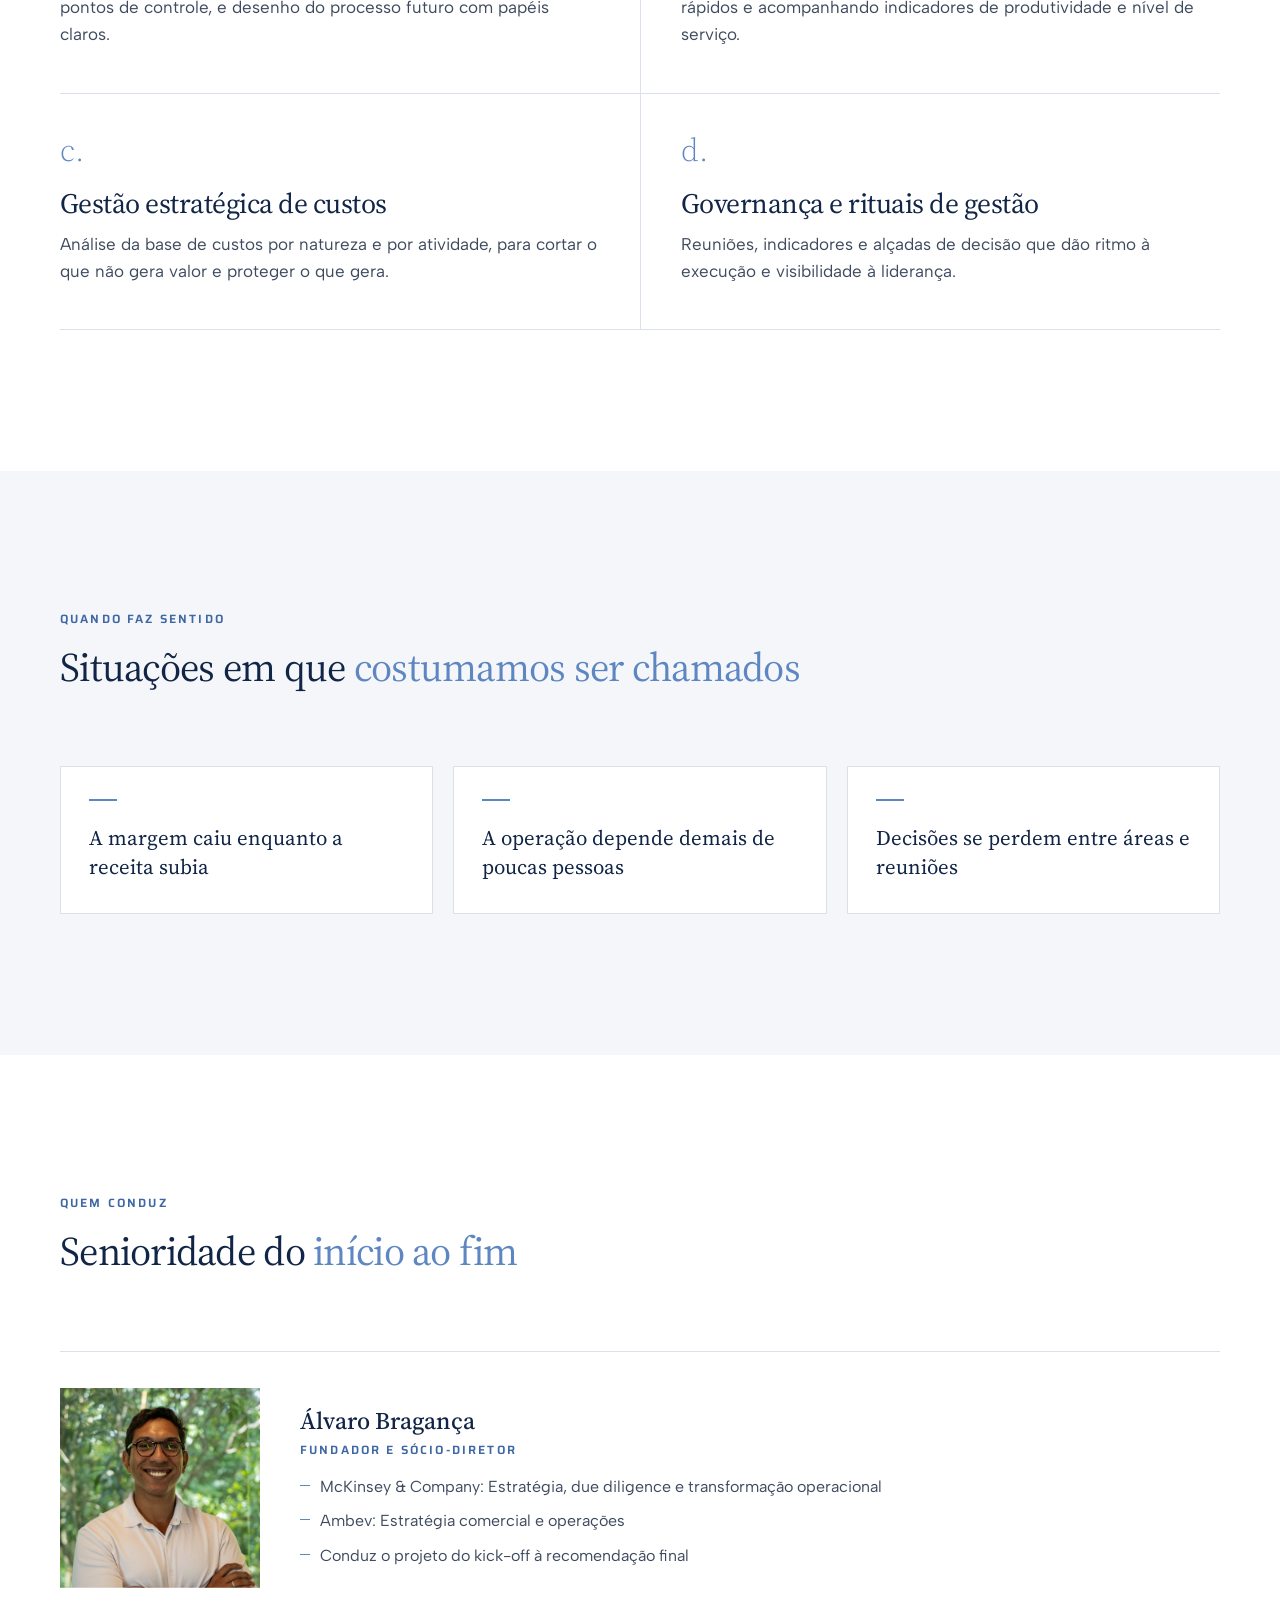
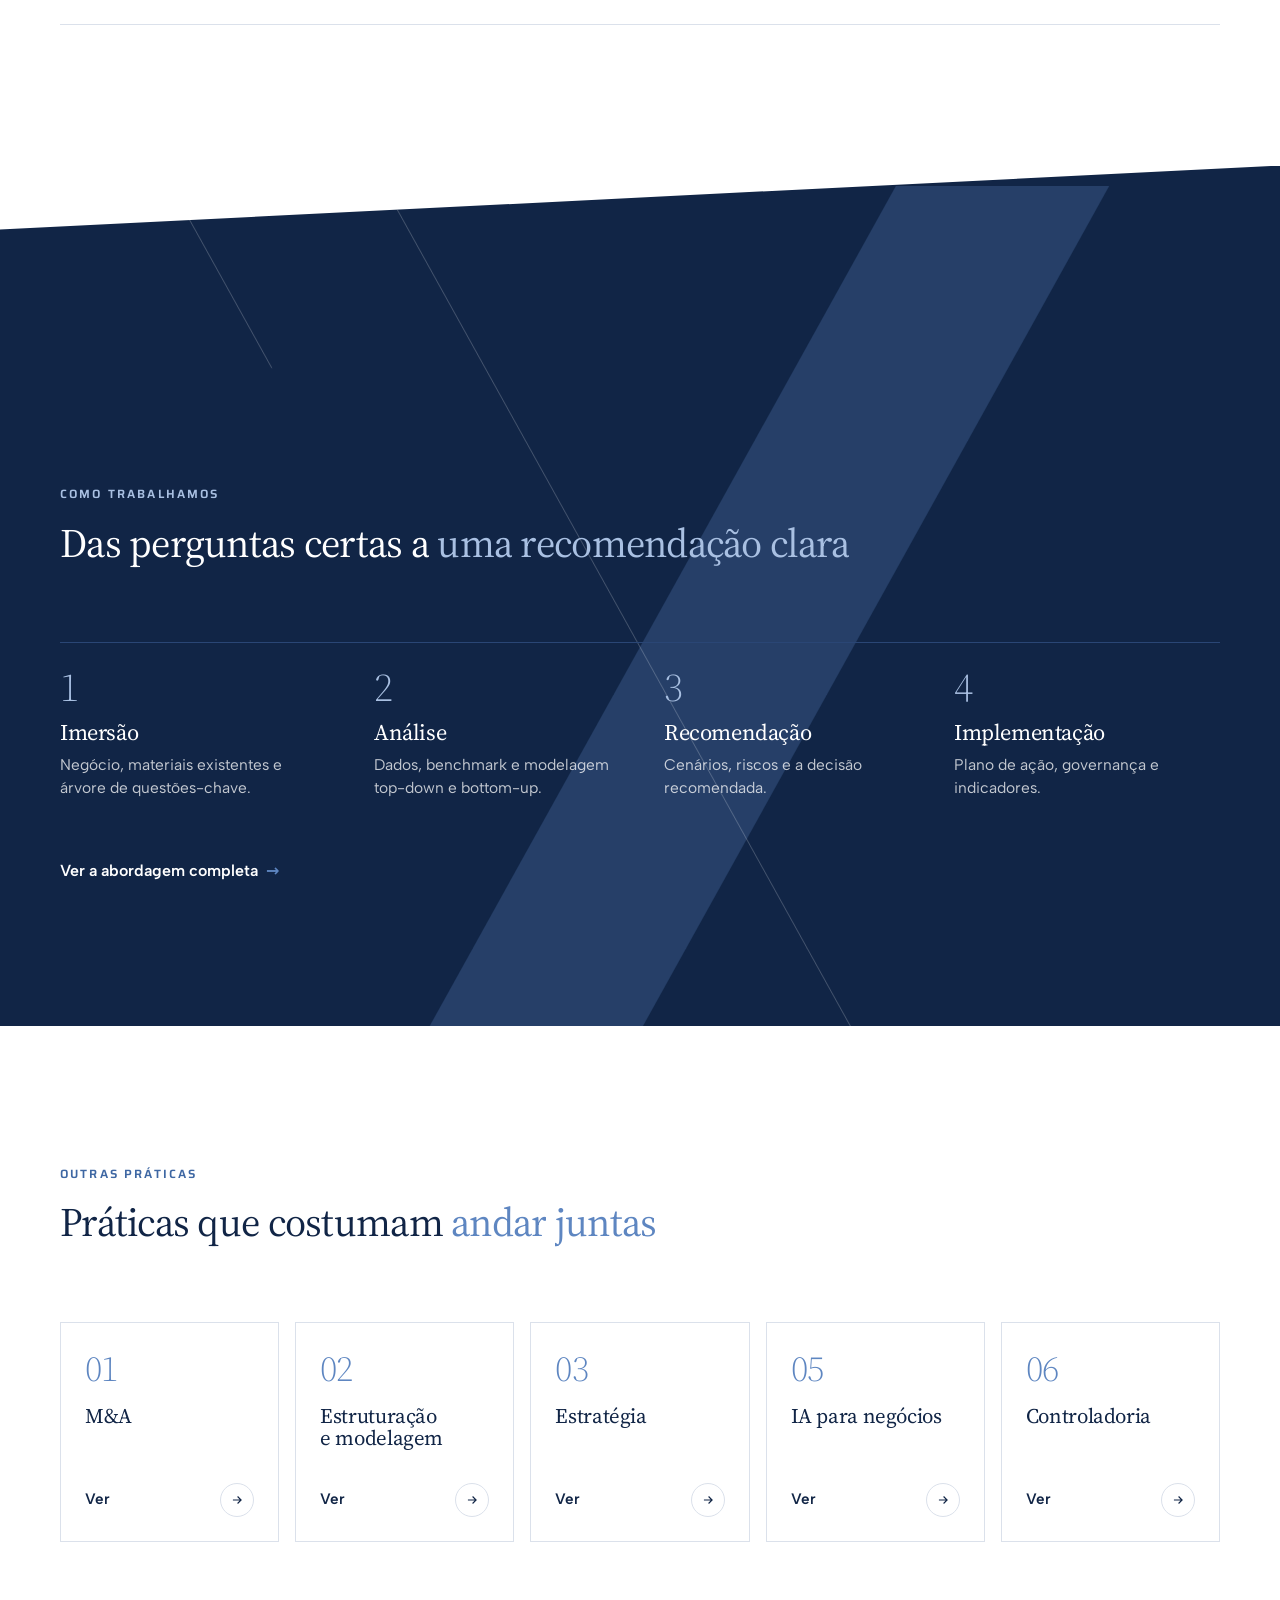
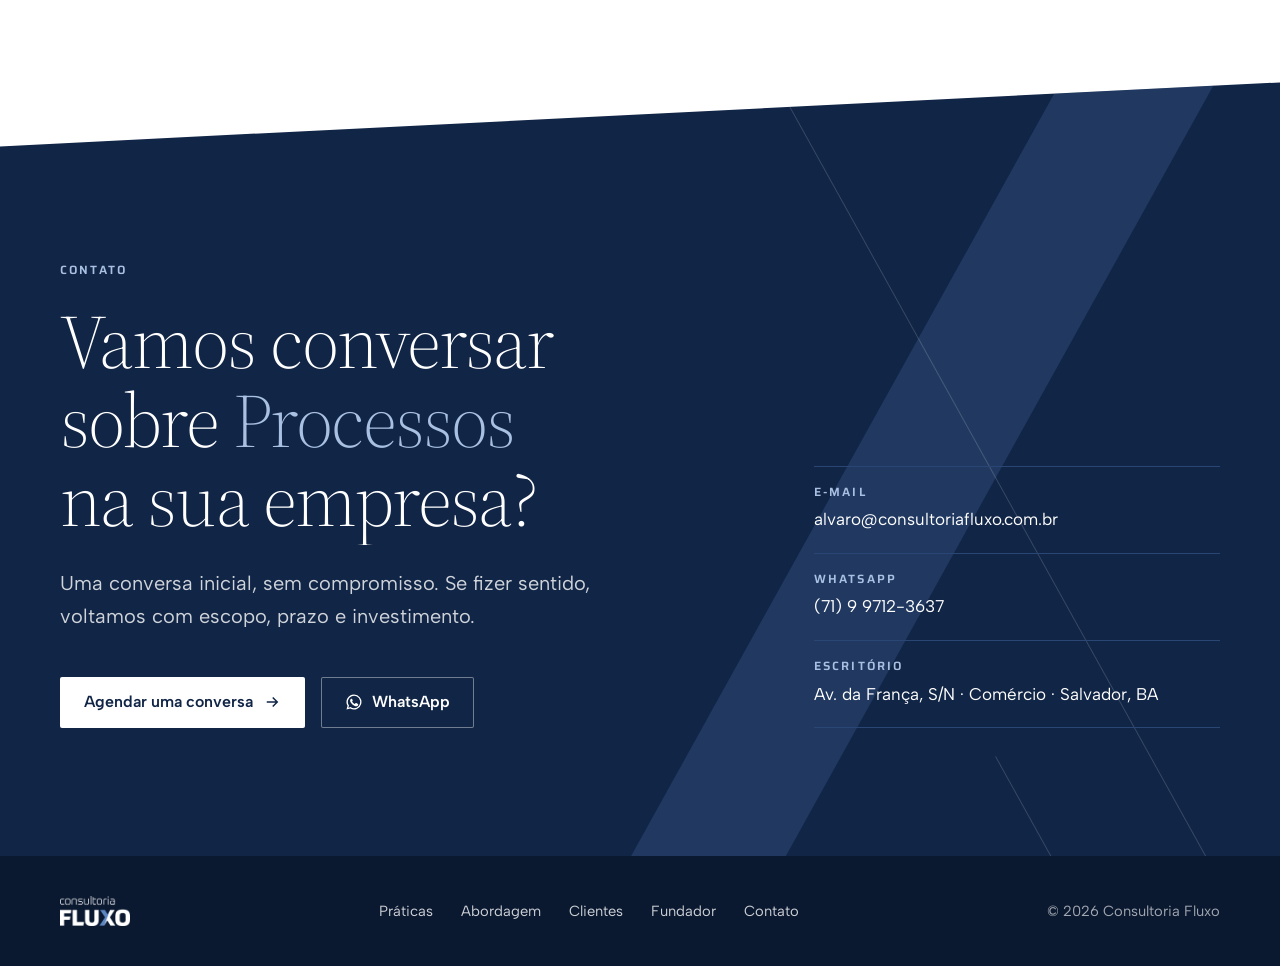
<file: praticas/processos.html>
<!doctype html>
<html lang="pt-BR">
<head>
<meta charset="utf-8">
<meta name="viewport" content="width=device-width, initial-scale=1, viewport-fit=cover">
<title>Processos | Consultoria Fluxo</title>
<meta name="description" content="Diagnóstico e desenho de processos, transformação operacional, gestão estratégica de custos e governança.">
<link rel="canonical" href="https://www.consultoriafluxo.com.br/praticas/processos.html">
<meta property="og:type" content="website">
<meta property="og:title" content="Processos | Consultoria Fluxo">
<meta property="og:description" content="Diagnóstico e desenho de processos, transformação operacional, gestão estratégica de custos e governança.">
<meta property="og:image" content="https://www.consultoriafluxo.com.br/assets/img/alvaro-perfil.jpg">
<meta property="og:locale" content="pt_BR">
<meta name="theme-color" content="#112546">
<link rel="icon" href="data:image/svg+xml,%3Csvg xmlns='http://www.w3.org/2000/svg' viewBox='0 0 32 32'%3E%3Crect width='32' height='32' rx='6' fill='%23112546'/%3E%3Cpath d='M8 7h6l10 18h-6z' fill='%23fff'/%3E%3Cpath d='M24 7h-5L9 25h5z' fill='%235E86C1'/%3E%3C/svg%3E">
<script>document.documentElement.classList.add('js');setTimeout(function(){if(!window.__fx)document.documentElement.classList.remove('js')},2500)</script>
<link rel="preconnect" href="https://fonts.googleapis.com">
<link rel="preconnect" href="https://fonts.gstatic.com" crossorigin>
<link rel="stylesheet" href="https://fonts.googleapis.com/css2?family=Source+Serif+4:opsz,wght@8..60,300;8..60,400;8..60,500;8..60,600&family=Albert+Sans:wght@400;500;600;700&family=Saira:wght@500;600;700&display=swap">
<link rel="stylesheet" href="../assets/css/fluxo.css">
<script src="../assets/js/fluxo.js" defer></script>
<script type="application/ld+json">{"@context":"https://schema.org","@type":"Service","name":"Processos","serviceType":"Processos","provider":{"@type":"ProfessionalService","name":"Consultoria Fluxo","url":"https://www.consultoriafluxo.com.br"},"areaServed":"BR","url":"https://www.consultoriafluxo.com.br/praticas/processos.html"}</script>
</head>
<body>
<a class="skip" href="#conteudo">Pular para o conteúdo</a>
<header class="top">
  <div class="wrap">
    <a class="brand" href="../index.html#inicio" aria-label="Consultoria Fluxo, início"><img src="../assets/img/logo-azul.png" alt="Consultoria Fluxo" width="80" height="34"></a>
    <nav class="nav" aria-label="Principal">
      <div class="dd"><a href="../index.html#praticas" aria-current="true">Práticas</a><div class="mega"><a href="../praticas/ma.html"><i>01</i><b>M&amp;A</b><span>Quanto vale a empresa e quando vender ou comprar?</span></a><a href="../praticas/estruturacao-e-modelagem.html"><i>02</i><b>Estruturação e modelagem</b><span>Este novo negócio fecha a conta? Com que premissas?</span></a><a href="../praticas/estrategia.html"><i>03</i><b>Estratégia</b><span>Qual é o tamanho real do mercado e onde está o valor?</span></a><a href="../praticas/processos.html" aria-current="page"><i>04</i><b>Processos</b><span>Como crescer sem que custo e complexidade cresçam junto?</span></a><a href="../praticas/ia-para-negocios.html"><i>05</i><b>IA para negócios</b><span>Onde a IA gera margem na operação e por onde começar?</span></a><a href="../praticas/controladoria.html"><i>06</i><b>Controladoria</b><span>Os números chegam ao conselho confiáveis e a tempo?</span></a></div></div>
      <a href="../index.html#abordagem">Abordagem</a>
      <a href="../index.html#clientes">Clientes</a>
      <a href="../index.html#fundador">Fundador</a>
      <a class="btn btn-navy" href="../index.html#contato">Fale conosco</a>
      <button class="burger" aria-label="Abrir menu" aria-expanded="false" aria-controls="mnav"><span></span></button>
    </nav>
  </div>
  <span class="progress" aria-hidden="true"></span>
</header>
<nav class="mnav" id="mnav" aria-label="Menu">
  <a href="../index.html#praticas">Práticas</a><div class="sub"><a href="../praticas/ma.html">01 · M&amp;A</a><a href="../praticas/estruturacao-e-modelagem.html">02 · Estruturação e modelagem</a><a href="../praticas/estrategia.html">03 · Estratégia</a><a href="../praticas/processos.html">04 · Processos</a><a href="../praticas/ia-para-negocios.html">05 · IA para negócios</a><a href="../praticas/controladoria.html">06 · Controladoria</a></div>
  <a href="../index.html#abordagem">Abordagem</a><a href="../index.html#clientes">Clientes</a><a href="../index.html#fundador">Fundador</a><a href="../index.html#contato">Contato</a>
</nav>

<main id="inicio">
  <section class="phero on-navy" id="conteudo">
    <svg class="xmark" data-parallax=".15" viewBox="0 0 600 600" aria-hidden="true"><path class="b" d="M420 0h100L187 600H87z"/><path class="a" d="M80 0h100l333 600H413z"/></svg>
    <div class="wrap">
      <nav class="crumbs" aria-label="Você está em" data-reveal><a href="../index.html">Início</a><span aria-hidden="true">/</span><a href="../index.html#praticas">Práticas</a><span aria-hidden="true">/</span><span>Processos</span></nav>
      <span class="bignum" data-reveal style="--d:1">04</span>
      <h1 data-split>Processos</h1>
      <p class="q" data-reveal style="--d:3">Como crescer sem que custo e complexidade cresçam junto?</p>
    </div>
  </section>

  <section class="sec">
    <div class="wrap intro">
      <div><p class="label" data-reveal>Visão geral</p></div>
      <p class="big" data-reveal>Crescer costuma trazer mais pessoas, mais sistemas e mais exceções. Redesenhamos processos e rotinas de gestão para que a operação ganhe escala sem que custo e complexidade cresçam no mesmo ritmo.</p>
    </div>
  </section>

  <section class="sec" style="padding-top:0" id="como-ajudamos">
    <div class="wrap">
      <div class="sec-head">
        <p class="label" data-reveal>Como ajudamos</p>
        <h2 data-split>O que a prática de Processos <span class="accent">entrega</span></h2>
      </div>
      <div class="svc" data-stagger>
        <article data-reveal><i>a.</i><h3>Diagnóstico e desenho de processos</h3><p>Mapeamento do fluxo atual, identificação de gargalos, retrabalho e pontos de controle, e desenho do processo futuro com papéis claros.</p></article>
        <article data-reveal><i>b.</i><h3>Transformação operacional</h3><p>Implementação das mudanças com a equipe, priorizando ganhos rápidos e acompanhando indicadores de produtividade e nível de serviço.</p></article>
        <article data-reveal><i>c.</i><h3>Gestão estratégica de custos</h3><p>Análise da base de custos por natureza e por atividade, para cortar o que não gera valor e proteger o que gera.</p></article>
        <article data-reveal><i>d.</i><h3>Governança e rituais de gestão</h3><p>Reuniões, indicadores e alçadas de decisão que dão ritmo à execução e visibilidade à liderança.</p></article>
      </div>
    </div>
  </section>

  <section class="sec mist">
    <div class="wrap">
      <div class="sec-head">
        <p class="label" data-reveal>Quando faz sentido</p>
        <h2 data-split>Situações em que <span class="accent">costumamos ser chamados</span></h2>
      </div>
      <ul class="when" data-stagger><li data-reveal>A margem caiu enquanto a receita subia</li><li data-reveal>A operação depende demais de poucas pessoas</li><li data-reveal>Decisões se perdem entre áreas e reuniões</li></ul>
    </div>
  </section>

  <section class="sec">
    <div class="wrap">
      <div class="sec-head">
        <p class="label" data-reveal>Quem conduz</p>
        <h2 data-split>Senioridade do <span class="accent">início ao fim</span></h2>
      </div>
      <div class="lead" data-reveal>
        <div data-wipe><img src="../assets/img/alvaro-perfil.jpg" alt="Álvaro Bragança" width="1000" height="1500" loading="lazy"></div>
        <div>
          <p class="name">Álvaro Bragança</p>
          <p class="label" style="margin-top:8px">Fundador e sócio-diretor</p>
          <ul><li>McKinsey &amp; Company: Estratégia, due diligence e transformação operacional</li><li>Ambev: Estratégia comercial e operações</li><li>Conduz o projeto do kick-off à recomendação final</li></ul>
        </div>
      </div>
    </div>
  </section>

  <section class="sec on-navy cut-top">
    <div class="bg" aria-hidden="true"><svg class="xmark" data-parallax=".08" viewBox="0 0 600 600" aria-hidden="true"><path class="b" d="M420 0h100L187 600H87z"/><path class="a" d="M80 0h100l333 600H413z"/></svg></div>
    <div class="wrap">
      <div class="sec-head">
        <p class="label" data-reveal>Como trabalhamos</p>
        <h2 data-split>Das perguntas certas a <span class="accent">uma recomendação clara</span></h2>
      </div>
      <ol class="steps" data-stagger><li data-reveal><b>1</b><h3>Imersão</h3><p>Negócio, materiais existentes e árvore de questões-chave.</p></li><li data-reveal><b>2</b><h3>Análise</h3><p>Dados, benchmark e modelagem top-down e bottom-up.</p></li><li data-reveal><b>3</b><h3>Recomendação</h3><p>Cenários, riscos e a decisão recomendada.</p></li><li data-reveal><b>4</b><h3>Implementação</h3><p>Plano de ação, governança e indicadores.</p></li></ol>
      <p data-reveal style="margin-top:56px"><a class="more" href="../index.html#abordagem">Ver a abordagem completa</a></p>
    </div>
  </section>

  <section class="sec">
    <div class="wrap">
      <div class="sec-head">
        <p class="label" data-reveal>Outras práticas</p>
        <h2 data-split>Práticas que costumam <span class="accent">andar juntas</span></h2>
      </div>
      <div class="others" data-stagger>
        <a class="pcard" href="../praticas/ma.html" data-reveal><svg class="xs" viewBox="0 0 600 600" aria-hidden="true"><path d="M420 0h100L187 600H87z" fill="#5E86C1" opacity=".35"/><path d="M80 0h100l333 600H413z" fill="none" stroke="rgba(255,255,255,.3)"/></svg><span class="num">01</span><h3>M&amp;A</h3><span class="go">Ver <svg viewBox="0 0 24 24" fill="none" stroke="currentColor" stroke-width="2" aria-hidden="true"><path d="M5 12h14M13 6l6 6-6 6"/></svg></span></a>
        <a class="pcard" href="../praticas/estruturacao-e-modelagem.html" data-reveal><svg class="xs" viewBox="0 0 600 600" aria-hidden="true"><path d="M420 0h100L187 600H87z" fill="#5E86C1" opacity=".35"/><path d="M80 0h100l333 600H413z" fill="none" stroke="rgba(255,255,255,.3)"/></svg><span class="num">02</span><h3>Estruturação e modelagem</h3><span class="go">Ver <svg viewBox="0 0 24 24" fill="none" stroke="currentColor" stroke-width="2" aria-hidden="true"><path d="M5 12h14M13 6l6 6-6 6"/></svg></span></a>
        <a class="pcard" href="../praticas/estrategia.html" data-reveal><svg class="xs" viewBox="0 0 600 600" aria-hidden="true"><path d="M420 0h100L187 600H87z" fill="#5E86C1" opacity=".35"/><path d="M80 0h100l333 600H413z" fill="none" stroke="rgba(255,255,255,.3)"/></svg><span class="num">03</span><h3>Estratégia</h3><span class="go">Ver <svg viewBox="0 0 24 24" fill="none" stroke="currentColor" stroke-width="2" aria-hidden="true"><path d="M5 12h14M13 6l6 6-6 6"/></svg></span></a>
        <a class="pcard" href="../praticas/ia-para-negocios.html" data-reveal><svg class="xs" viewBox="0 0 600 600" aria-hidden="true"><path d="M420 0h100L187 600H87z" fill="#5E86C1" opacity=".35"/><path d="M80 0h100l333 600H413z" fill="none" stroke="rgba(255,255,255,.3)"/></svg><span class="num">05</span><h3>IA para negócios</h3><span class="go">Ver <svg viewBox="0 0 24 24" fill="none" stroke="currentColor" stroke-width="2" aria-hidden="true"><path d="M5 12h14M13 6l6 6-6 6"/></svg></span></a>
        <a class="pcard" href="../praticas/controladoria.html" data-reveal><svg class="xs" viewBox="0 0 600 600" aria-hidden="true"><path d="M420 0h100L187 600H87z" fill="#5E86C1" opacity=".35"/><path d="M80 0h100l333 600H413z" fill="none" stroke="rgba(255,255,255,.3)"/></svg><span class="num">06</span><h3>Controladoria</h3><span class="go">Ver <svg viewBox="0 0 24 24" fill="none" stroke="currentColor" stroke-width="2" aria-hidden="true"><path d="M5 12h14M13 6l6 6-6 6"/></svg></span></a>
      </div>
    </div>
  </section>

  <section class="contact on-navy cut-top" id="contato">
    <div class="bg" aria-hidden="true"><svg class="xmark" data-parallax=".08" viewBox="0 0 600 600" aria-hidden="true"><path class="b" d="M420 0h100L187 600H87z"/><path class="a" d="M80 0h100l333 600H413z"/></svg></div>
    <div class="wrap">
      <div>
        <p class="label" data-reveal>Contato</p>
        <h2 data-split>Vamos conversar sobre <span class="accent">Processos</span> na sua empresa?</h2>
        <p class="lede" data-reveal>Uma conversa inicial, sem compromisso. Se fizer sentido, voltamos com escopo, prazo e investimento.</p>
        <div class="ctas" data-reveal>
          <a class="btn btn-white" href="mailto:alvaro@consultoriafluxo.com.br?subject=Conversa%20com%20a%20Consultoria%20Fluxo">Agendar uma conversa <svg viewBox="0 0 24 24" fill="none" stroke="currentColor" stroke-width="2" aria-hidden="true"><path d="M5 12h14M13 6l6 6-6 6"/></svg></a>
          <a class="btn btn-ghost" href="https://wa.me/5571997123637?text=Ol%C3%A1%2C%20%C3%81lvaro.%20Vim%20pelo%20site%20da%20Consultoria%20Fluxo%20e%20gostaria%20de%20conversar." target="_blank" rel="noopener"><svg viewBox="0 0 24 24" fill="currentColor" aria-hidden="true"><path d="M12 2a10 10 0 0 0-8.6 15.1L2 22l5-1.3A10 10 0 1 0 12 2Zm0 18.2a8.2 8.2 0 0 1-4.2-1.2l-.3-.2-3 .8.8-2.9-.2-.3A8.2 8.2 0 1 1 12 20.2Zm4.5-6.1c-.2-.1-1.5-.7-1.7-.8-.2-.1-.4-.1-.6.1l-.8 1c-.1.2-.3.2-.5.1a6.7 6.7 0 0 1-3.3-2.9c-.2-.4.2-.4.7-1.3.1-.2 0-.3 0-.4l-.8-1.8c-.2-.5-.4-.4-.6-.4h-.5a1 1 0 0 0-.7.3 3 3 0 0 0-.9 2.2 5.2 5.2 0 0 0 1.1 2.7 11.8 11.8 0 0 0 4.5 4c1.7.7 2.3.8 3.2.6a2.7 2.7 0 0 0 1.8-1.3 2.2 2.2 0 0 0 .2-1.3c-.1-.1-.3-.2-.5-.3Z"/></svg> WhatsApp</a>
        </div>
      </div>
      <ul class="info" data-stagger>
        <li data-reveal><span class="label">E-mail</span><a href="mailto:alvaro@consultoriafluxo.com.br">alvaro@consultoriafluxo.com.br</a></li>
        <li data-reveal><span class="label">WhatsApp</span><a href="https://wa.me/5571997123637" target="_blank" rel="noopener">(71) 9 9712-3637</a></li>
        <li data-reveal><span class="label">Escritório</span><a href="https://www.google.com/maps/search/?api=1&amp;query=Av.+da+Fran%C3%A7a+Com%C3%A9rcio+Salvador+BA+40010-000" target="_blank" rel="noopener">Av. da França, S/N · Comércio · Salvador, BA</a></li>
      </ul>
    </div>
  </section>
</main>
<footer>
  <div class="wrap">
    <img src="../assets/img/logo-branca.png" alt="Consultoria Fluxo" width="70" height="30">
    <nav aria-label="Rodapé"><a href="../index.html#praticas">Práticas</a><a href="../index.html#abordagem">Abordagem</a><a href="../index.html#clientes">Clientes</a><a href="../index.html#fundador">Fundador</a><a href="../index.html#contato">Contato</a></nav>
    <span>© 2026 Consultoria Fluxo</span>
  </div>
</footer>
<a class="wa-float" href="https://wa.me/5571997123637?text=Ol%C3%A1%2C%20%C3%81lvaro.%20Vim%20pelo%20site%20da%20Consultoria%20Fluxo%20e%20gostaria%20de%20conversar." target="_blank" rel="noopener" aria-label="Conversar no WhatsApp"><svg viewBox="0 0 24 24" fill="currentColor" aria-hidden="true"><path d="M12 2a10 10 0 0 0-8.6 15.1L2 22l5-1.3A10 10 0 1 0 12 2Zm0 18.2a8.2 8.2 0 0 1-4.2-1.2l-.3-.2-3 .8.8-2.9-.2-.3A8.2 8.2 0 1 1 12 20.2Zm4.5-6.1c-.2-.1-1.5-.7-1.7-.8-.2-.1-.4-.1-.6.1l-.8 1c-.1.2-.3.2-.5.1a6.7 6.7 0 0 1-3.3-2.9c-.2-.4.2-.4.7-1.3.1-.2 0-.3 0-.4l-.8-1.8c-.2-.5-.4-.4-.6-.4h-.5a1 1 0 0 0-.7.3 3 3 0 0 0-.9 2.2 5.2 5.2 0 0 0 1.1 2.7 11.8 11.8 0 0 0 4.5 4c1.7.7 2.3.8 3.2.6a2.7 2.7 0 0 0 1.8-1.3 2.2 2.2 0 0 0 .2-1.3c-.1-.1-.3-.2-.5-.3Z"/></svg></a>
</body>
</html>
</file>
<file: assets/css/fluxo.css>
/* Consultoria Fluxo — site v5 (22/10/2026) [versao Claude]
   Segue o Design System Fluxo v1 (05_MARKETING/1_Marca/Design System - Fluxo). */
:root{
  --navy:#112546; --navy-950:#0A1830; --navy-800:#1A3461; --navy-700:#2A4675;
  --blue:#5E86C1; --blue-700:#3E67A3; --blue-300:#A9C0E2; --blue-100:#DCE6F4; --blue-50:#EEF3FA;
  --ink:#121C2E; --ink-2:#3E4A5E; --ink-3:#6B7588; --line:#DBE1EB; --mist:#F4F6FA; --white:#fff;
  --serif:"Source Serif 4",Georgia,"Times New Roman",serif;
  --sans:"Albert Sans",system-ui,-apple-system,"Segoe UI",sans-serif;
  --label:"Saira","Arial Narrow",system-ui,sans-serif;
  --display:clamp(2.6rem,5.2vw + .6rem,4.75rem);
  --h2:clamp(1.9rem,2.4vw + .6rem,2.75rem);
  --stat:clamp(2.75rem,4vw + .5rem,4.5rem);
  --wrap:1240px; --section:clamp(88px,11vw,160px);
  --ease:cubic-bezier(.22,.61,.24,1);
  --ease-out:cubic-bezier(.16,1,.3,1);
  color-scheme:light;
}
*{box-sizing:border-box}
html{scroll-behavior:smooth;scroll-padding-top:80px}
body{margin:0;background:var(--white);color:var(--ink);font:400 1.125rem/1.65 var(--sans);-webkit-font-smoothing:antialiased;text-rendering:optimizeLegibility}
img{max-width:100%;height:auto;display:block}
a{color:inherit}
h1,h2,h3{font-family:var(--serif);font-weight:400;line-height:1.08;margin:0;text-wrap:balance;letter-spacing:-.018em;color:var(--navy)}
p,ul,ol,figure{margin:0}
ul,ol{padding:0;list-style:none}
.wrap{max-width:var(--wrap);margin:0 auto;padding-inline:max(20px,env(safe-area-inset-left,0px))}
@media (min-width:720px){.wrap{padding-inline:40px}}
.label{font:600 .75rem/1.2 var(--label);letter-spacing:.18em;text-transform:uppercase;color:var(--blue-700)}
.on-navy .label{color:var(--blue-300)}
.accent{color:var(--blue)}
.on-navy .accent{color:var(--blue-300)}
:focus-visible{outline:3px solid var(--blue);outline-offset:3px}
.skip{position:absolute;left:12px;top:-60px;z-index:100;background:var(--navy);color:#fff;padding:10px 14px;text-decoration:none}
.skip:focus{top:12px}

/* ---------- Botões e links ---------- */
.btn{position:relative;overflow:hidden;isolation:isolate;display:inline-flex;align-items:center;gap:.6em;font:600 1rem/1 var(--sans);text-decoration:none;padding:1.05rem 1.5rem;border-radius:2px;transition:color .35s var(--ease),box-shadow .35s var(--ease)}
.btn svg{width:18px;height:18px;flex:none;transition:transform .35s var(--ease)}
.btn:hover svg{transform:translateX(4px)}
.btn::before{content:"";position:absolute;inset:0;z-index:-1;transform:scaleX(0);transform-origin:right;transition:transform .45s var(--ease)}
.btn:hover::before{transform:scaleX(1);transform-origin:left}
.btn-navy{background:var(--navy);color:#fff}.btn-navy::before{background:var(--navy-800)}
.btn-white{background:#fff;color:var(--navy)}.btn-white::before{background:var(--blue-100)}
.btn-ghost{color:#fff;box-shadow:inset 0 0 0 1px rgba(255,255,255,.4)}.btn-ghost::before{background:#fff}.btn-ghost:hover{color:var(--navy)}
.more{display:inline-flex;align-items:center;gap:.5em;font:600 1rem/1.3 var(--sans);color:var(--navy);text-decoration:none;background:linear-gradient(currentColor,currentColor) 0 100%/0 1px no-repeat;transition:background-size .35s var(--ease),gap .35s var(--ease);padding-bottom:2px}
.more::after{content:"→";color:var(--blue);transition:transform .35s var(--ease)}
.more:hover{background-size:100% 1px}
.more:hover::after{transform:translateX(4px)}
.on-navy .more{color:#fff}

/* ---------- Cabeçalho ---------- */
.top{position:sticky;top:0;z-index:50;background:rgba(255,255,255,.97);backdrop-filter:saturate(1.4) blur(8px);border-bottom:1px solid transparent;transition:border-color .3s,box-shadow .3s}
.top.scrolled{border-color:var(--line)}
.top .wrap{display:flex;align-items:center;justify-content:space-between;height:76px;gap:24px;transition:height .35s var(--ease)}
.top.scrolled .wrap{height:64px}
.top .brand img{height:34px;width:auto;transition:height .35s var(--ease)}
.top.scrolled .brand img{height:30px}
.progress{position:absolute;left:0;bottom:-1px;height:2px;width:100%;background:var(--blue);transform:scaleX(0);transform-origin:left}
.nav{display:flex;align-items:center;gap:32px}
.nav > a:not(.btn),.nav .dd > a{font:500 .97rem/1 var(--sans);color:var(--ink-2);text-decoration:none;padding:8px 0;background:linear-gradient(var(--blue),var(--blue)) 0 100%/0 1px no-repeat;transition:background-size .3s var(--ease),color .2s}
.nav > a:not(.btn):hover,.nav .dd:hover > a,.nav a[aria-current]{color:var(--navy);background-size:100% 1px}
.nav .btn{padding:.8rem 1.15rem;font-size:.92rem}
/* menu de práticas */
.dd{position:relative}
.dd > a::after{content:"";display:inline-block;width:6px;height:6px;margin-left:8px;border-right:1.5px solid currentColor;border-bottom:1.5px solid currentColor;transform:translateY(-3px) rotate(45deg);transition:transform .3s var(--ease)}
.dd:hover > a::after,.dd:focus-within > a::after{transform:translateY(0) rotate(225deg)}
.mega{position:absolute;left:50%;top:100%;width:min(760px,90vw);transform:translate(-50%,10px);opacity:0;visibility:hidden;background:#fff;border:1px solid var(--line);border-top:2px solid var(--navy);box-shadow:0 24px 48px -24px rgba(10,24,48,.28);padding:28px;display:grid;grid-template-columns:1fr 1fr;gap:4px 28px;transition:opacity .3s var(--ease),transform .3s var(--ease),visibility 0s .3s}
.dd:hover .mega,.dd:focus-within .mega{opacity:1;visibility:visible;transform:translate(-50%,0);transition-delay:0s}
.mega::before{content:"";position:absolute;left:0;right:0;top:-22px;height:22px}
.mega a{display:grid;grid-template-columns:36px 1fr;gap:2px 10px;padding:14px 12px;text-decoration:none;border-radius:2px;transition:background .2s}
.mega a:hover{background:var(--blue-50)}
.mega a i{grid-row:span 2;font:300 1.4rem/1 var(--serif);font-style:normal;color:var(--blue)}
.mega a b{font:500 1.05rem/1.25 var(--serif);color:var(--navy)}
.mega a span{font-size:.86rem;color:var(--ink-3);line-height:1.4}
/* menu mobile */
.burger{display:none;width:44px;height:44px;border:0;background:none;cursor:pointer;position:relative}
.burger span,.burger span::before,.burger span::after{position:absolute;left:11px;width:22px;height:1.5px;background:var(--navy);content:"";transition:transform .3s var(--ease),opacity .2s}
.burger span{top:21px}.burger span::before{top:-7px;left:0}.burger span::after{top:7px;left:0}
.menu-open .burger span{background:transparent}
.menu-open .burger span::before{transform:translateY(7px) rotate(45deg)}
.menu-open .burger span::after{transform:translateY(-7px) rotate(-45deg)}
.mnav{display:none}
@media (max-width:900px){
  .nav > a:not(.btn),.nav .dd{display:none}
  .burger{display:block}
  .mnav{display:block;position:fixed;inset:64px 0 0;background:#fff;z-index:49;padding:24px 20px 40px;overflow:auto;transform:translateY(-8px);opacity:0;visibility:hidden;transition:opacity .3s var(--ease),transform .3s var(--ease),visibility 0s .3s}
  .menu-open .mnav{opacity:1;visibility:visible;transform:none;transition-delay:0s}
  .mnav a{display:block;padding:14px 0;border-bottom:1px solid var(--line);text-decoration:none;font:400 1.35rem/1.3 var(--serif);color:var(--navy)}
  .mnav .sub a{font:500 1rem/1.3 var(--sans);color:var(--ink-2);padding-left:16px}
  .menu-open{overflow:hidden}
}
@media (max-width:420px){.nav .btn{display:none}}

/* ---------- Assinatura: o X ---------- */
.xmark{position:absolute;pointer-events:none;will-change:transform}
.xmark .a{fill:none;stroke:rgba(255,255,255,.24);stroke-width:1;vector-effect:non-scaling-stroke}
.xmark .b{fill:var(--blue);opacity:.28}

/* ---------- Faixas navy ---------- */
.on-navy{background:var(--navy);color:#fff;position:relative;overflow:hidden}
.on-navy h1,.on-navy h2,.on-navy h3{color:#fff}
.cut-top{background:transparent}
.cut-top.after-mist{background:var(--mist)}
.cut-top > .bg{position:absolute;inset:0;background:var(--navy);clip-path:polygon(0 64px,100% 0,100% 100%,0 100%);overflow:hidden}
.cut-top > .wrap{position:relative;padding-top:calc(var(--section) + 40px)}

/* ---------- Hero ---------- */
.hero{min-height:min(92vh,860px);display:flex;align-items:flex-end}
.hero .wrap{position:relative;z-index:1;width:100%;padding-block:clamp(120px,16vh,180px) clamp(72px,10vh,112px)}
.hero h1{font-size:var(--display);font-weight:300;line-height:1.04;letter-spacing:-.025em;max-width:13.5em;margin-top:28px}
.hero h1 .accent{font-weight:400}
.hero .lede{font-size:1.3rem;line-height:1.55;color:rgba(255,255,255,.82);max-width:34em;margin-top:32px}
.hero .ctas{display:flex;flex-wrap:wrap;gap:16px 28px;align-items:center;margin-top:44px}
.hero .xmark{right:-6%;top:-4%;height:112%;width:auto}
.hero .tags{margin-top:72px;padding-top:24px;border-top:1px solid var(--navy-700);display:flex;flex-wrap:wrap;gap:8px 28px;font:500 .9rem/1.4 var(--sans);color:rgba(255,255,255,.7)}
.hero .tags a{text-decoration:none;transition:color .2s}.hero .tags a:hover{color:#fff}
.scroll-cue{position:absolute;left:50%;bottom:22px;width:1px;height:44px;background:rgba(255,255,255,.18);overflow:hidden;z-index:1}
.scroll-cue::after{content:"";position:absolute;left:0;top:-100%;width:1px;height:100%;background:var(--blue-300);animation:cue 2.4s var(--ease) infinite}
@keyframes cue{0%{top:-100%}60%,100%{top:100%}}
@media (max-width:720px){.hero .xmark{opacity:.55;right:-40%}.scroll-cue{display:none}}

/* ---------- Seções ---------- */
.sec{padding-block:var(--section)}
.sec-head{display:grid;gap:20px;margin-bottom:clamp(48px,6vw,80px);max-width:900px}
.sec-head h2{font-size:var(--h2)}
.sec-head .lede{font-size:1.3125rem;line-height:1.55;color:var(--ink-2);max-width:36em}
.on-navy .sec-head .lede{color:rgba(255,255,255,.75)}
.mist{background:var(--mist)}

/* números */
.stats{display:grid;grid-template-columns:repeat(4,1fr);position:relative}
.stats::before{content:"";position:absolute;left:0;right:0;top:0;height:2px;background:var(--navy);transform-origin:left}
.stat{padding:32px 28px 0 0}
.stat + .stat{padding-left:28px;border-left:1px solid var(--line)}
.stat b{display:block;font:300 var(--stat)/1 var(--serif);letter-spacing:-.03em;color:var(--navy);white-space:nowrap;font-variant-numeric:tabular-nums}
.stat b small{font-size:.5em;letter-spacing:0;margin-right:.08em;color:var(--blue)}
.stat .d{display:block;margin-top:16px;font-size:1rem;line-height:1.5;color:var(--ink-2);max-width:15em}
.stats.n2{grid-template-columns:repeat(2,minmax(0,360px))}
.stats.n1{grid-template-columns:minmax(0,420px)}
@media (max-width:900px){.stats{grid-template-columns:repeat(2,1fr)}.stat:nth-child(3){border-left:0;padding-left:0}.stat{padding-bottom:32px}}
@media (max-width:480px){.stats,.stats.n2{grid-template-columns:1fr}.stat + .stat{border-left:0;padding-left:0;border-top:1px solid var(--line)}}

/* clientes */
.clients .wrap{padding-block:clamp(56px,7vw,88px)}
.clients-head{display:flex;flex-wrap:wrap;justify-content:space-between;align-items:baseline;gap:12px 40px;margin-bottom:40px}
.clients-head p{font:400 clamp(1.3rem,1.2vw + .8rem,1.65rem)/1.3 var(--serif);color:var(--navy);max-width:30em}
.logos{display:grid;grid-template-columns:repeat(9,1fr);align-items:center;gap:24px 40px}
.logos img{max-height:46px;width:auto;max-width:100%;margin:auto;object-fit:contain;filter:grayscale(1) brightness(1.08) contrast(1.6);opacity:.7;mix-blend-mode:multiply;transition:filter .35s,opacity .35s,transform .35s var(--ease)}
.logos img.tall{max-height:58px}
.logos img.faint{filter:grayscale(1) brightness(.5)}
.logos img.clip{clip-path:inset(5%)}
.logos img:hover{filter:none;opacity:1;transform:scale(1.06)}
@media (max-width:1100px){.logos{grid-template-columns:repeat(5,1fr)}}
@media (max-width:600px){.logos{grid-template-columns:repeat(3,1fr)}}

/* ---------- Caixas das 6 práticas (home) ---------- */
.pgrid{display:grid;grid-template-columns:repeat(3,1fr);gap:20px}
.pcard{position:relative;isolation:isolate;overflow:hidden;display:flex;flex-direction:column;min-height:340px;padding:36px 36px 32px;background:#fff;border:1px solid var(--line);text-decoration:none;color:var(--ink);transition:border-color .45s var(--ease),transform .45s var(--ease),box-shadow .45s var(--ease)}
.pcard::before{content:"";position:absolute;inset:0;z-index:-1;background:var(--navy);transform:translateY(101%);transition:transform .55s var(--ease-out)}
.pcard::after{content:"";position:absolute;left:0;top:0;height:3px;width:100%;background:var(--blue);transform:scaleX(0);transform-origin:left;transition:transform .55s var(--ease-out)}
.pcard .num{font:300 3.25rem/1 var(--serif);color:var(--blue);letter-spacing:-.02em;transition:color .45s var(--ease)}
.pcard h3{font-size:1.75rem;margin-top:28px;transition:color .45s var(--ease)}
.pcard p{margin-top:12px;font-size:1.0625rem;color:var(--ink-2);line-height:1.55;transition:color .45s var(--ease)}
.pcard .go{margin-top:auto;padding-top:28px;display:flex;align-items:center;justify-content:space-between;font:600 .95rem/1 var(--sans);color:var(--navy);transition:color .45s var(--ease)}
.pcard .go svg{width:40px;height:40px;padding:11px;border:1px solid var(--line);border-radius:50%;color:var(--navy);transition:transform .45s var(--ease),border-color .45s,background .45s,color .45s}
.pcard .xs{position:absolute;right:-40px;bottom:-60px;height:220px;width:auto;opacity:0;transform:translate(20px,20px);transition:opacity .55s var(--ease),transform .7s var(--ease-out);z-index:-1}
.pcard:hover,.pcard:focus-visible{border-color:var(--navy);box-shadow:0 30px 60px -30px rgba(10,24,48,.45)}
.pcard:hover::before,.pcard:focus-visible::before{transform:translateY(0)}
.pcard:hover::after,.pcard:focus-visible::after{transform:scaleX(1)}
.pcard:hover h3,.pcard:hover .go,.pcard:focus-visible h3,.pcard:focus-visible .go{color:#fff}
.pcard:hover p,.pcard:focus-visible p{color:rgba(255,255,255,.78)}
.pcard:hover .num,.pcard:focus-visible .num{color:var(--blue-300)}
.pcard:hover .go svg,.pcard:focus-visible .go svg{transform:translateX(6px);border-color:var(--blue-300);background:var(--blue-300);color:var(--navy)}
.pcard:hover .xs,.pcard:focus-visible .xs{opacity:1;transform:none}
@media (max-width:980px){.pgrid{grid-template-columns:1fr 1fr}}
@media (max-width:620px){.pgrid{grid-template-columns:1fr}.pcard{min-height:0}}

/* ---------- Abordagem ---------- */
.phases{display:grid;grid-template-columns:repeat(4,1fr);margin:0;padding:0;list-style:none}
.phase{padding:0 32px 0 0;position:relative}
.phase + .phase{padding-left:32px}
.phase .rule{display:block;height:1px;background:var(--navy-700);margin-bottom:32px;position:relative;overflow:hidden}
.phase .rule::after{content:"";position:absolute;inset:0;background:var(--blue-300);transform:scaleX(0);transform-origin:left;transition:transform 1s var(--ease-out)}
.phase .n{display:flex;align-items:baseline;gap:14px}
.phase .n b{font:300 4rem/1 var(--serif);color:var(--blue-300)}
.phase .n span{font:600 .75rem/1 var(--label);letter-spacing:.18em;text-transform:uppercase;color:rgba(255,255,255,.55)}
.phase h3{font-size:1.75rem;margin-top:20px}
.phase p{margin-top:12px;color:rgba(255,255,255,.78);font-size:1rem;line-height:1.55}
.phase .out{margin-top:28px;padding-top:16px;border-top:1px solid var(--navy-700);color:#fff;font-weight:500}
.phase .out b{display:block;font:600 .72rem/1 var(--label);letter-spacing:.18em;text-transform:uppercase;color:var(--blue-300);margin-bottom:8px}
@media (max-width:980px){.phases{grid-template-columns:1fr 1fr;row-gap:56px}.phase:nth-child(3){padding-left:0}}
@media (max-width:560px){.phases{grid-template-columns:1fr}.phase + .phase{padding-left:0}}
.approach .xmark{left:-14%;bottom:-30%;height:90%;opacity:.7}

/* ---------- Formato ---------- */
.format-grid{display:grid;grid-template-columns:1.1fr .9fr;gap:clamp(40px,6vw,96px);align-items:start}
.principle{display:grid;grid-template-columns:56px 1fr;gap:8px 20px;padding:28px 0;border-top:1px solid var(--line)}
.principle:last-child{border-bottom:1px solid var(--line)}
.principle i{font:300 1.75rem/1 var(--serif);font-style:normal;color:var(--blue)}
.principle h3{font-size:1.5rem}
.principle p{grid-column:2;color:var(--ink-2);font-size:1.0625rem}
.deliver{background:var(--navy);color:#fff;padding:44px 40px 40px;position:relative;overflow:hidden}
.deliver .label{color:var(--blue-300)}
.deliver ul{margin-top:24px}
.deliver li{display:flex;gap:14px;padding:16px 0;border-top:1px solid var(--navy-700);font-size:1.0625rem;line-height:1.45}
.deliver li:first-child{border-top:0}
.deliver li svg{width:20px;height:20px;flex:none;color:var(--blue-300);margin-top:2px}
@media (max-width:900px){.format-grid{grid-template-columns:1fr}}

/* ---------- Fundador ---------- */
.founder{display:grid;grid-template-columns:.85fr 1.15fr;gap:clamp(40px,6vw,96px);align-items:start}
.founder figure{position:relative}
.founder figure .ph{overflow:hidden}
.founder figure img{width:100%;aspect-ratio:4/5;object-fit:cover;object-position:50% 20%}
.founder figure::after{content:"";position:absolute;left:-14px;bottom:-14px;width:46%;height:46%;border-left:2px solid var(--blue);border-bottom:2px solid var(--blue);pointer-events:none}
.founder h2{font-size:var(--h2);margin-top:20px}
.founder .name{margin-top:36px;font:500 1.6rem/1.2 var(--serif);color:var(--navy)}
.founder .role{margin-top:8px}
.career{margin-top:28px;border-top:2px solid var(--navy)}
.career li{display:grid;grid-template-columns:120px 1fr;gap:24px;align-items:center;padding:16px 0;border-bottom:1px solid var(--line)}
.career img{max-height:30px;max-width:104px;width:auto;object-fit:contain;filter:grayscale(1);opacity:.8;mix-blend-mode:multiply}
.career span{font-size:1rem;color:var(--ink-2);line-height:1.45}
@media (max-width:900px){.founder{grid-template-columns:1fr}.founder figure{max-width:420px}}

/* ---------- Contato ---------- */
.contact .wrap{display:grid;grid-template-columns:1.25fr .75fr;gap:clamp(40px,6vw,96px);align-items:end;padding-bottom:clamp(88px,10vw,140px)}
.contact h2{font-size:var(--display);font-weight:300;line-height:1.04;letter-spacing:-.025em;margin-top:24px}
.contact .lede{margin-top:28px;font-size:1.25rem;color:rgba(255,255,255,.8);max-width:30em}
.contact .ctas{display:flex;flex-wrap:wrap;gap:16px;margin-top:44px}
.info li{padding:18px 0;border-top:1px solid var(--navy-700)}
.info li:last-child{border-bottom:1px solid var(--navy-700)}
.info .label{display:block;margin-bottom:6px}
.info a{color:#fff;text-decoration:none;font-size:1.0625rem;background:linear-gradient(#fff,#fff) 0 100%/0 1px no-repeat;transition:background-size .35s var(--ease)}
.info a:hover{background-size:100% 1px}
.contact .xmark{right:-8%;top:-10%;height:120%;opacity:.8}
@media (max-width:900px){.contact .wrap{grid-template-columns:1fr}}

/* ---------- Rodapé ---------- */
footer{background:var(--navy-950);color:rgba(255,255,255,.62);font-size:.92rem}
footer .wrap{display:flex;flex-wrap:wrap;align-items:center;justify-content:space-between;gap:20px 40px;padding-block:40px}
footer img{height:30px;width:auto}
footer nav{display:flex;flex-wrap:wrap;gap:8px 28px}
footer a{color:rgba(255,255,255,.8);text-decoration:none}footer a:hover{color:#fff}

.wa-float{position:fixed;right:max(20px,env(safe-area-inset-right,0px));bottom:max(20px,env(safe-area-inset-bottom,0px));z-index:40;width:56px;height:56px;border-radius:50%;display:grid;place-items:center;background:var(--navy);color:#fff;box-shadow:0 8px 24px rgba(10,24,48,.28);transition:transform .35s var(--ease),background .2s,opacity .35s;opacity:0;transform:translateY(16px);pointer-events:none}
.wa-float.show{opacity:1;transform:none;pointer-events:auto}
.wa-float:hover{transform:translateY(-3px);background:var(--navy-800)}
.wa-float svg{width:26px;height:26px}

/* =========================================================
   PÁGINAS DE PRÁTICA
   ========================================================= */
.phero{min-height:min(78vh,720px);display:flex;align-items:flex-end}
.phero .wrap{position:relative;z-index:1;width:100%;padding-block:clamp(96px,14vh,150px) clamp(64px,9vh,100px)}
.crumbs{display:flex;flex-wrap:wrap;gap:10px;align-items:center;font:500 .9rem/1 var(--sans);color:rgba(255,255,255,.6)}
.crumbs a{color:rgba(255,255,255,.8);text-decoration:none}.crumbs a:hover{color:#fff}
.crumbs span[aria-hidden]{color:var(--blue-300)}
.phero .bignum{display:block;margin-top:44px;font:300 clamp(4rem,8vw,7rem)/.9 var(--serif);color:var(--blue-300);letter-spacing:-.04em}
.phero h1{font-size:var(--display);font-weight:300;line-height:1.04;letter-spacing:-.025em;margin-top:18px;max-width:14em}
.phero .q{margin-top:24px;font:400 clamp(1.35rem,1.4vw + .8rem,1.85rem)/1.35 var(--serif);color:var(--blue-300);max-width:28em}
.phero .xmark{right:-8%;top:-8%;height:120%;width:auto}
.intro{display:grid;grid-template-columns:.9fr 1.1fr;gap:clamp(40px,6vw,96px);align-items:start}
.intro p.big{font:400 clamp(1.4rem,1.3vw + .9rem,1.9rem)/1.4 var(--serif);color:var(--navy)}
@media (max-width:900px){.intro{grid-template-columns:1fr}}
.svc{display:grid;grid-template-columns:1fr 1fr;border-top:2px solid var(--navy)}
.svc article{padding:40px 40px 44px 0;border-bottom:1px solid var(--line);position:relative}
.svc article:nth-child(2n){padding-left:40px;padding-right:0;border-left:1px solid var(--line)}
.svc i{font:300 2rem/1 var(--serif);font-style:normal;color:var(--blue)}
.svc h3{font-size:1.75rem;margin-top:18px}
.svc p{margin-top:12px;color:var(--ink-2);font-size:1.0625rem;line-height:1.6;max-width:32em}
@media (max-width:760px){.svc{grid-template-columns:1fr}.svc article:nth-child(2n){padding-left:0;border-left:0}}
.when{display:grid;grid-template-columns:repeat(3,1fr);gap:20px}
.when li{background:#fff;border:1px solid var(--line);padding:32px 28px;font:400 1.3rem/1.4 var(--serif);color:var(--navy);position:relative}
.when li::before{content:"";display:block;width:28px;height:2px;background:var(--blue);margin-bottom:22px}
@media (max-width:860px){.when{grid-template-columns:1fr}}
.lead{display:grid;grid-template-columns:200px 1fr;gap:40px;align-items:center;padding:36px 0;border-top:1px solid var(--line);border-bottom:1px solid var(--line)}
.lead img{width:200px;aspect-ratio:1;object-fit:cover;object-position:50% 18%}
.lead .name{font:500 1.5rem/1.2 var(--serif);color:var(--navy)}
.lead ul{margin-top:16px;display:grid;gap:8px}
.lead li{color:var(--ink-2);font-size:1rem;padding-left:20px;position:relative}
.lead li::before{content:"";position:absolute;left:0;top:.7em;width:10px;height:1px;background:var(--blue)}
@media (max-width:620px){.lead{grid-template-columns:1fr}.lead img{width:140px}}
.steps{display:grid;grid-template-columns:repeat(4,1fr);gap:0;counter-reset:s}
.steps li{padding:24px 24px 0 0;border-top:1px solid var(--navy-700)}
.steps li + li{padding-left:24px}
.steps b{display:block;font:300 2.5rem/1 var(--serif);color:var(--blue-300)}
.steps h3{font-size:1.4rem;margin-top:14px}
.steps p{margin-top:8px;color:rgba(255,255,255,.75);font-size:.97rem;line-height:1.5}
@media (max-width:860px){.steps{grid-template-columns:1fr 1fr;row-gap:36px}.steps li:nth-child(3){padding-left:0}}
@media (max-width:520px){.steps{grid-template-columns:1fr}.steps li + li{padding-left:0}}
.others{display:grid;grid-template-columns:repeat(5,1fr);gap:16px}
.others .pcard{min-height:220px;padding:28px 24px 24px}
.others .pcard .num{font-size:2.25rem}
.others .pcard h3{font-size:1.3rem;margin-top:18px}
.others .pcard .go{padding-top:20px}
.others .pcard .go svg{width:34px;height:34px;padding:9px}
@media (max-width:1100px){.others{grid-template-columns:repeat(3,1fr)}}
@media (max-width:700px){.others{grid-template-columns:1fr 1fr}}
@media (max-width:440px){.others{grid-template-columns:1fr}}

/* =========================================================
   ANIMAÇÕES (só com JS ativo; desligadas em prefers-reduced-motion)
   ========================================================= */
.js [data-reveal]{opacity:0;transform:translateY(28px);transition:opacity .9s var(--ease-out),transform .9s var(--ease-out);transition-delay:calc(var(--d,0) * 90ms)}
.js [data-reveal].in{opacity:1;transform:none}
/* títulos palavra a palavra, com máscara */
.js [data-split] .w{display:inline-block;overflow:hidden;vertical-align:top;padding-bottom:.08em;margin-bottom:-.08em}
.js [data-split] .w > span{display:inline-block;transform:translateY(105%);transition:transform 1s var(--ease-out);transition-delay:calc(var(--i,0) * 45ms + var(--base,0ms))}
.js [data-split].in .w > span{transform:none}
/* fios que se desenham */
.js .stats::before{transform:scaleX(0);transition:transform 1.2s var(--ease-out)}
.js .stats.in::before{transform:scaleX(1)}
.js .phases.in .rule::after{transform:scaleX(1)}
.js .phases.in .phase:nth-child(2) .rule::after{transition-delay:.25s}
.js .phases.in .phase:nth-child(3) .rule::after{transition-delay:.5s}
.js .phases.in .phase:nth-child(4) .rule::after{transition-delay:.75s}
/* X: contorno desenhado + faixa deslizando */
.js .xmark .a{stroke-dasharray:var(--len,3000);stroke-dashoffset:var(--len,3000);transition:stroke-dashoffset 2.2s var(--ease-out) .2s}
.js .xmark .b{transform:translate(18%,-30%);opacity:0;transition:transform 1.6s var(--ease-out),opacity 1.2s var(--ease)}
.js .xmark.in .a{stroke-dashoffset:0}
.js .xmark.in .b{transform:none;opacity:.28}
/* imagem com cortina */
.js [data-wipe]{clip-path:inset(0 0 100% 0);transition:clip-path 1.3s var(--ease-out)}
.js [data-wipe] img{transform:scale(1.12);transition:transform 1.8s var(--ease-out)}
.js [data-wipe].in{clip-path:inset(0)}
.js [data-wipe].in img{transform:none}
/* transição entre páginas */
.js body{animation:pagein .6s var(--ease-out) both}
@keyframes pagein{from{opacity:0}to{opacity:1}}
.leaving body{opacity:0;transition:opacity .25s var(--ease)}

@media (prefers-reduced-motion:reduce){
  html{scroll-behavior:auto}
  *,*::before,*::after{animation:none!important;transition:none!important}
  .js [data-reveal],.js [data-split] .w > span,.js [data-wipe],.js [data-wipe] img,.js .xmark .b{opacity:1!important;transform:none!important;clip-path:none!important}
  .js .xmark .a{stroke-dashoffset:0!important}
  .js .stats::before,.js .phases .rule::after{transform:scaleX(1)!important}
  .progress{display:none}
}
</file>
